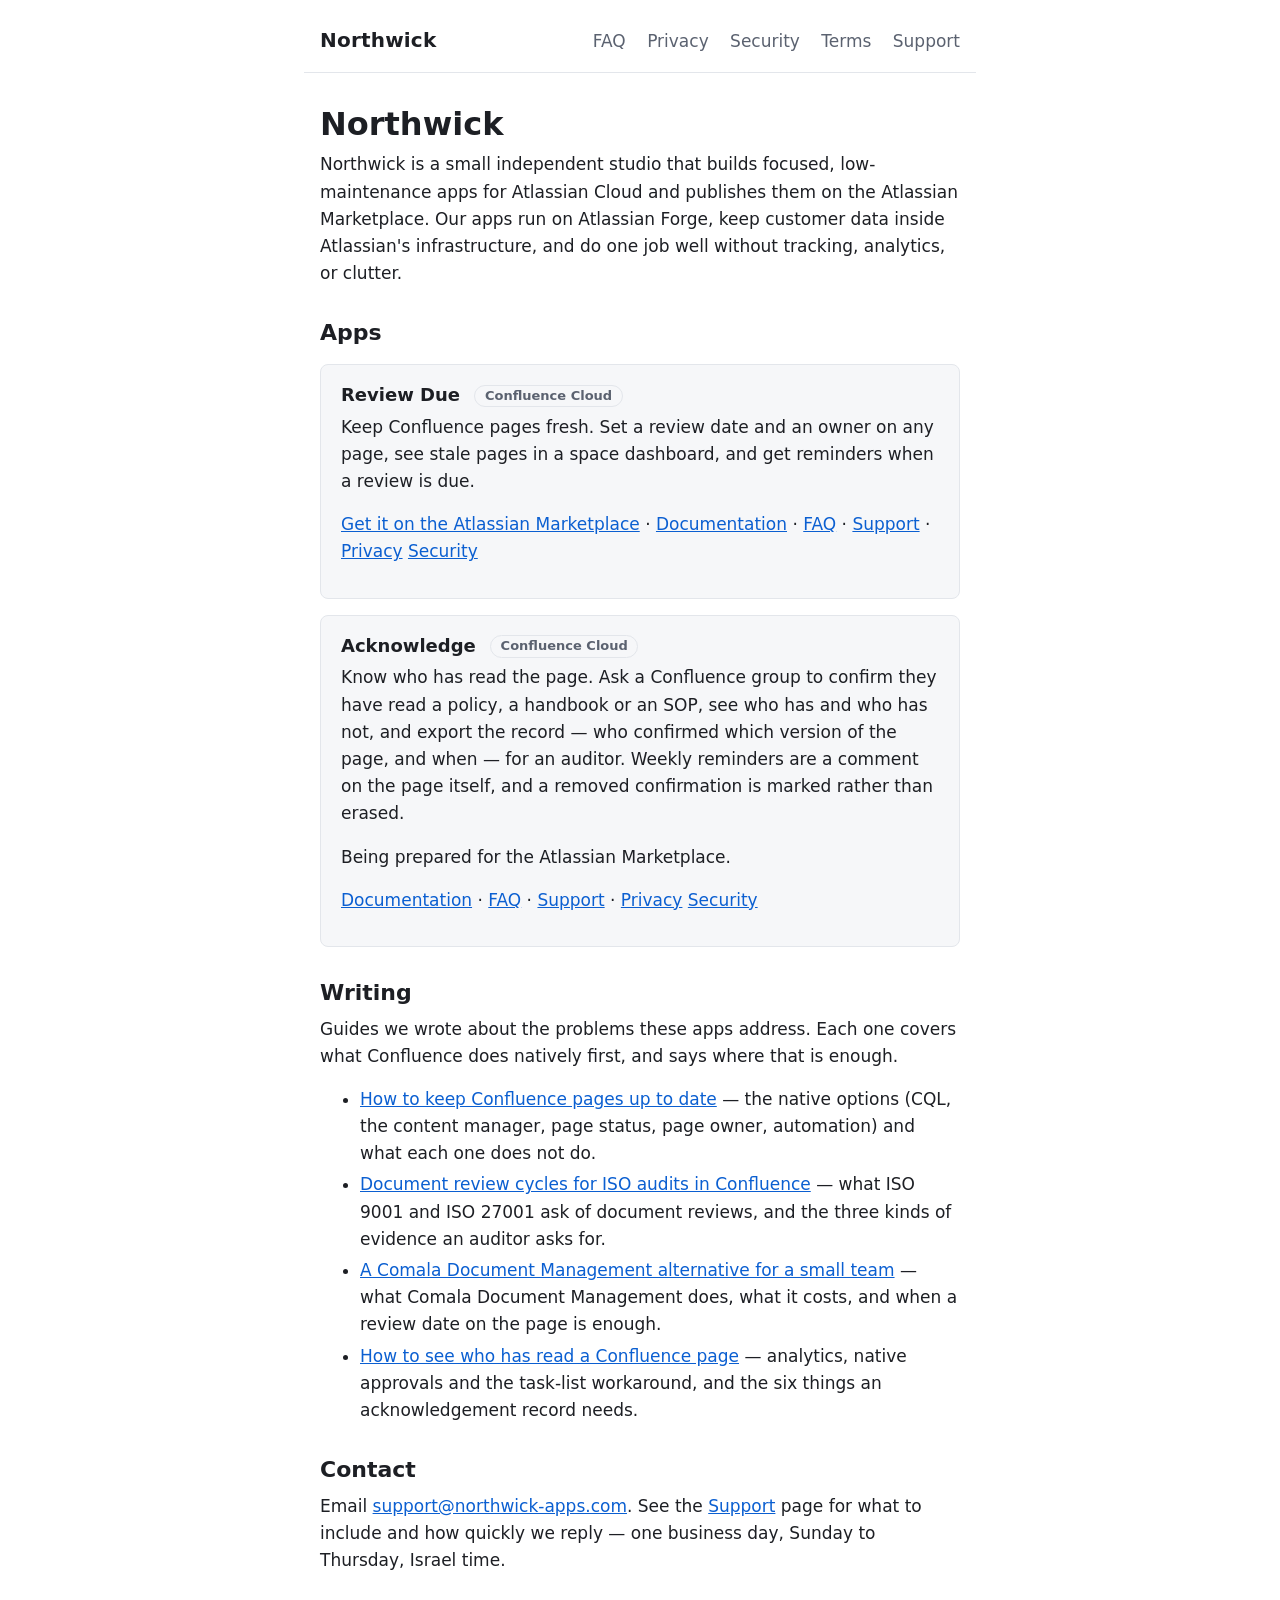
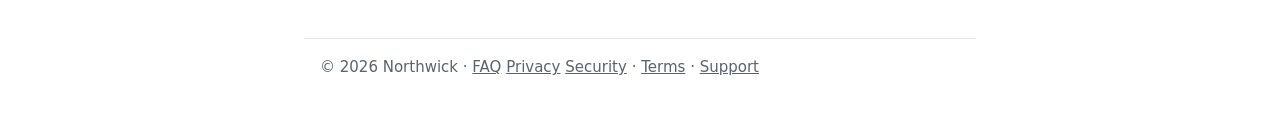
<file: index.html>
<!DOCTYPE html>
<html lang="en">
<head>
  <meta charset="utf-8">
  <meta name="viewport" content="width=device-width, initial-scale=1">
  <title>Northwick</title>
  <meta name="description" content="Northwick is a small independent studio publishing apps on the Atlassian Marketplace: Review Due keeps Confluence pages fresh, Acknowledge records who has read a page.">
  <link rel="stylesheet" href="style.css">
</head>
<body>
  <header>
    <a class="brand" href="./">Northwick</a>
    <nav>
      <a href="faq.html">FAQ</a> <a href="privacy.html">Privacy</a> <a href="security.html">Security</a>
      <a href="terms.html">Terms</a>
      <a href="support.html">Support</a>
    </nav>
  </header>

  <main>
    <h1>Northwick</h1>
    <p>Northwick is a small independent studio that builds focused, low-maintenance apps for Atlassian Cloud and publishes them on the Atlassian Marketplace. Our apps run on Atlassian Forge, keep customer data inside Atlassian's infrastructure, and do one job well without tracking, analytics, or clutter.</p>

    <h2>Apps</h2>
    <div class="card">
      <h3>Review Due <span class="tag">Confluence Cloud</span></h3>
      <p>Keep Confluence pages fresh. Set a review date and an owner on any page, see stale pages in a space dashboard, and get reminders when a review is due.</p>
      <p>
        <a href="https://marketplace.atlassian.com/apps/1448228180/review-due" rel="noopener">Get it on the Atlassian Marketplace</a> ·
        <a href="review-due-docs.html">Documentation</a> ·
        <a href="faq.html">FAQ</a> ·
        <a href="support.html">Support</a> ·
        <a href="privacy.html">Privacy</a> <a href="security.html">Security</a>
      </p>
    </div>

    <div class="card">
      <h3>Acknowledge <span class="tag">Confluence Cloud</span></h3>
      <p>Know who has read the page. Ask a Confluence group to confirm they have read a policy, a handbook or an SOP, see who has and who has not, and export the record — who confirmed which version of the page, and when — for an auditor. Weekly reminders are a comment on the page itself, and a removed confirmation is marked rather than erased.</p>
      <p>Being prepared for the Atlassian Marketplace.</p>
      <p>
        <a href="acknowledge-docs.html">Documentation</a> ·
        <a href="acknowledge-faq.html">FAQ</a> ·
        <a href="support.html">Support</a> ·
        <a href="privacy.html">Privacy</a> <a href="security.html">Security</a>
      </p>
    </div>

    <h2>Writing</h2>
    <p>Guides we wrote about the problems these apps address. Each one covers what Confluence does natively first, and says where that is enough.</p>
    <ul>
      <li><a href="keep-confluence-pages-up-to-date.html">How to keep Confluence pages up to date</a> — the native options (CQL, the content manager, page status, page owner, automation) and what each one does not do.</li>
      <li><a href="document-review-cycles-iso-audits-confluence.html">Document review cycles for ISO audits in Confluence</a> — what ISO 9001 and ISO 27001 ask of document reviews, and the three kinds of evidence an auditor asks for.</li>
      <li><a href="comala-document-management-alternative.html">A Comala Document Management alternative for a small team</a> — what Comala Document Management does, what it costs, and when a review date on the page is enough.</li>
      <li><a href="who-has-read-this-confluence-page.html">How to see who has read a Confluence page</a> — analytics, native approvals and the task-list workaround, and the six things an acknowledgement record needs.</li>
    </ul>

    <h2>Contact</h2>
    <p>Email <a href="mailto:support@northwick-apps.com">support@northwick-apps.com</a>. See the <a href="support.html">Support</a> page for what to include and how quickly we reply — one business day, Sunday to Thursday, Israel time.</p>
  </main>

  <footer>
    <p>© 2026 Northwick · <a href="faq.html">FAQ</a> <a href="privacy.html">Privacy</a> <a href="security.html">Security</a> · <a href="terms.html">Terms</a> · <a href="support.html">Support</a></p>
  </footer>
</body>
</html>
</file>
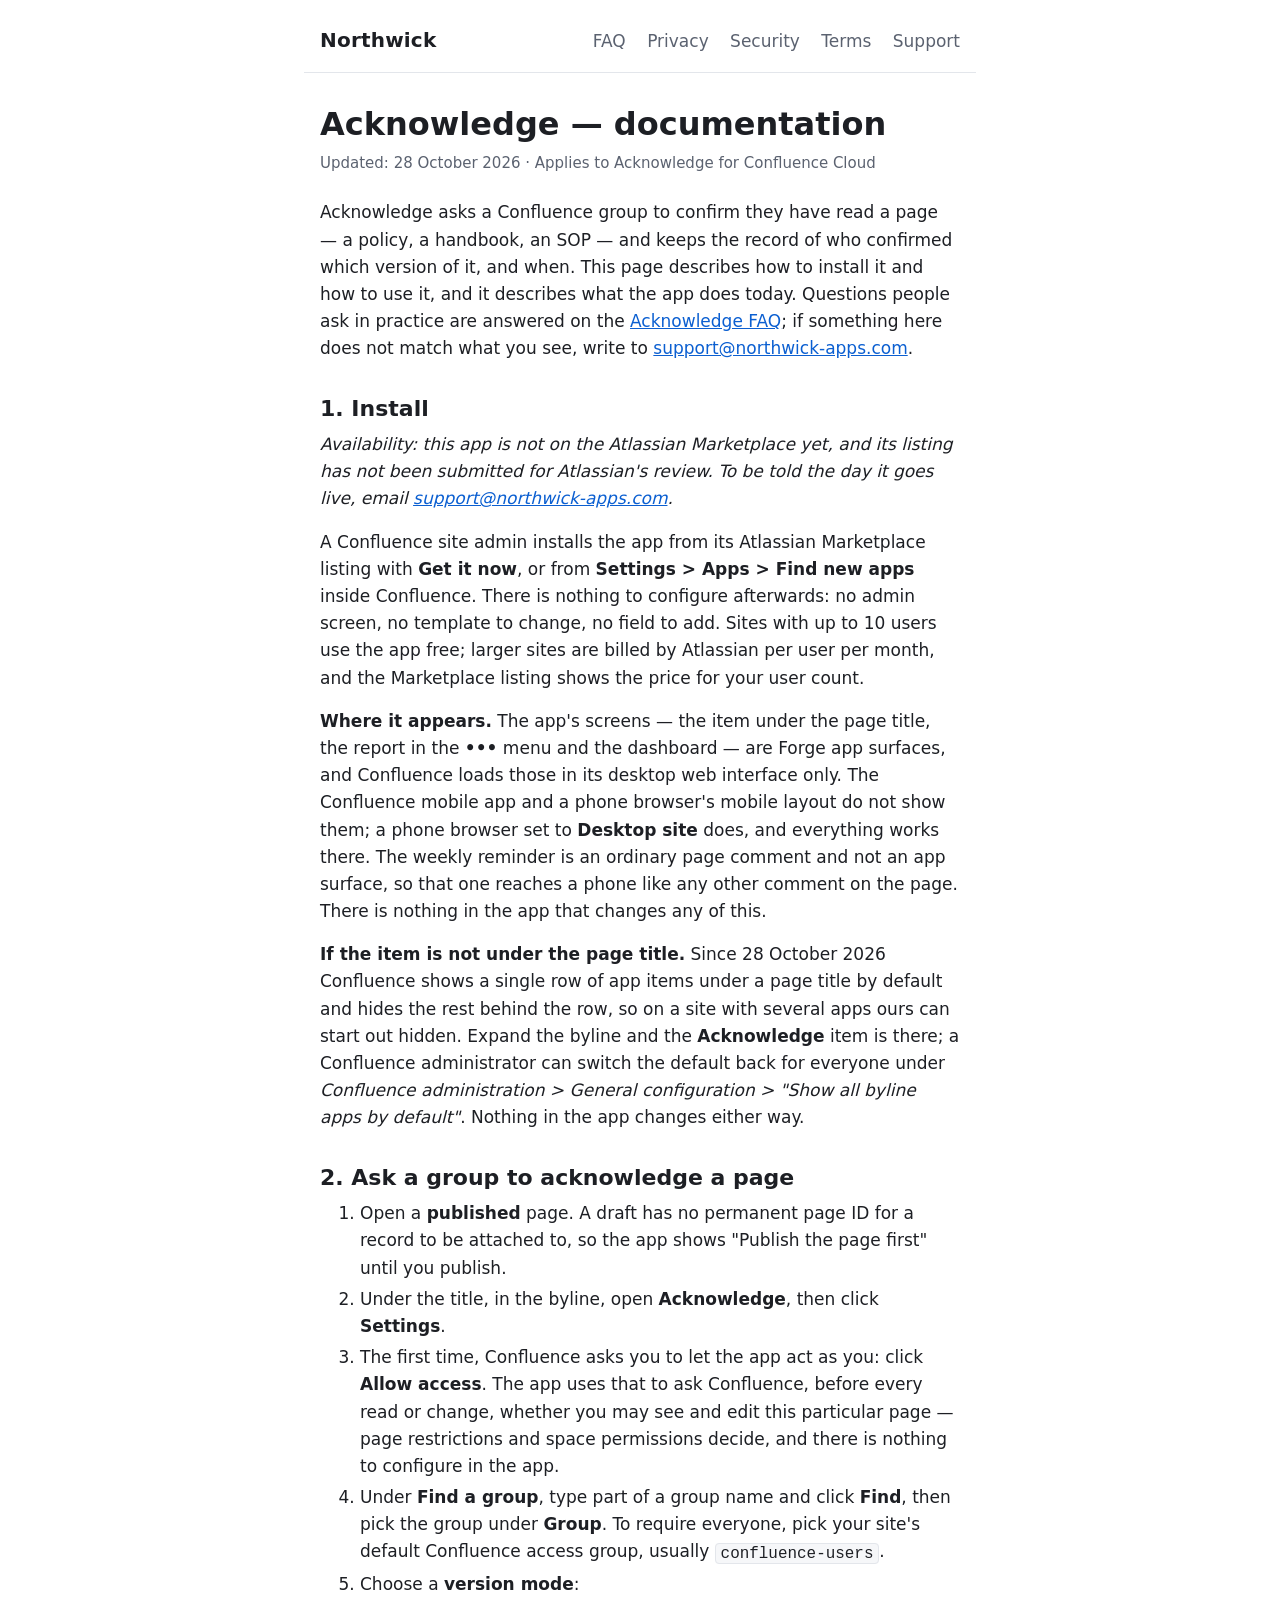
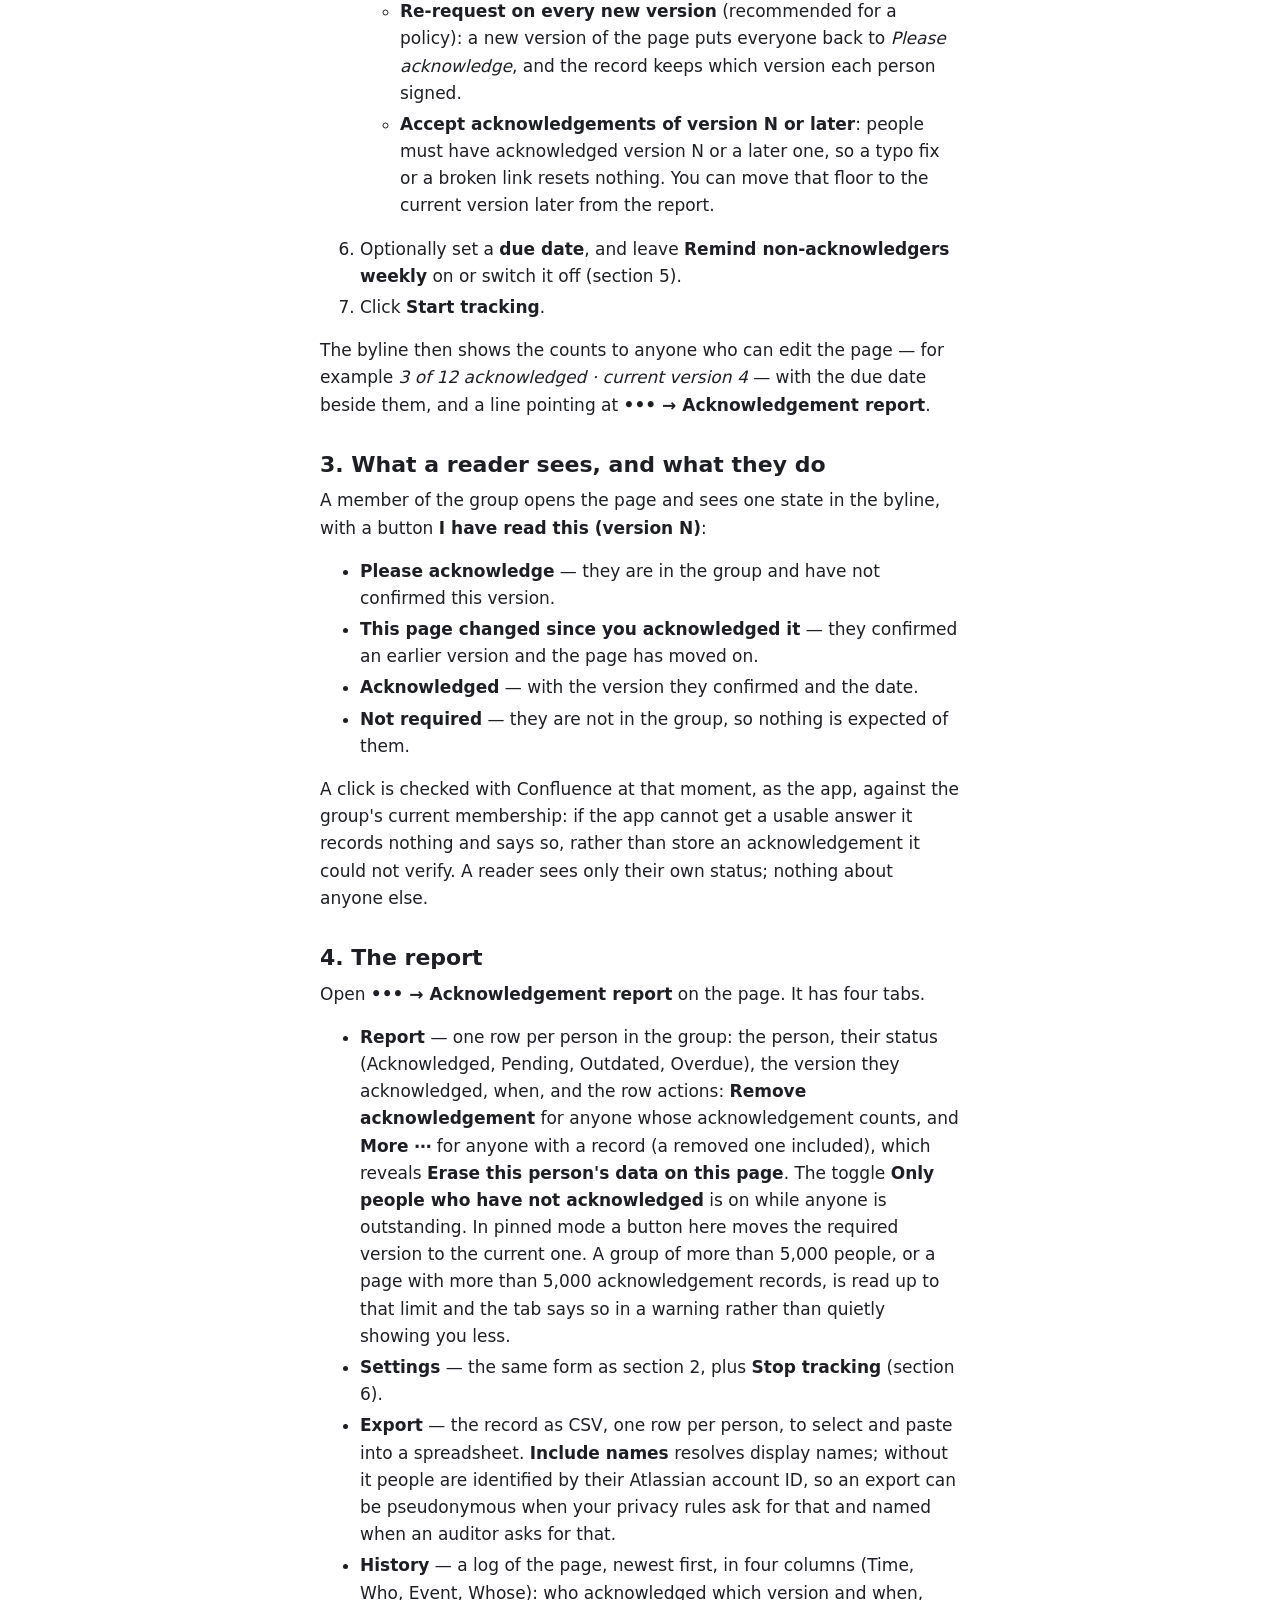
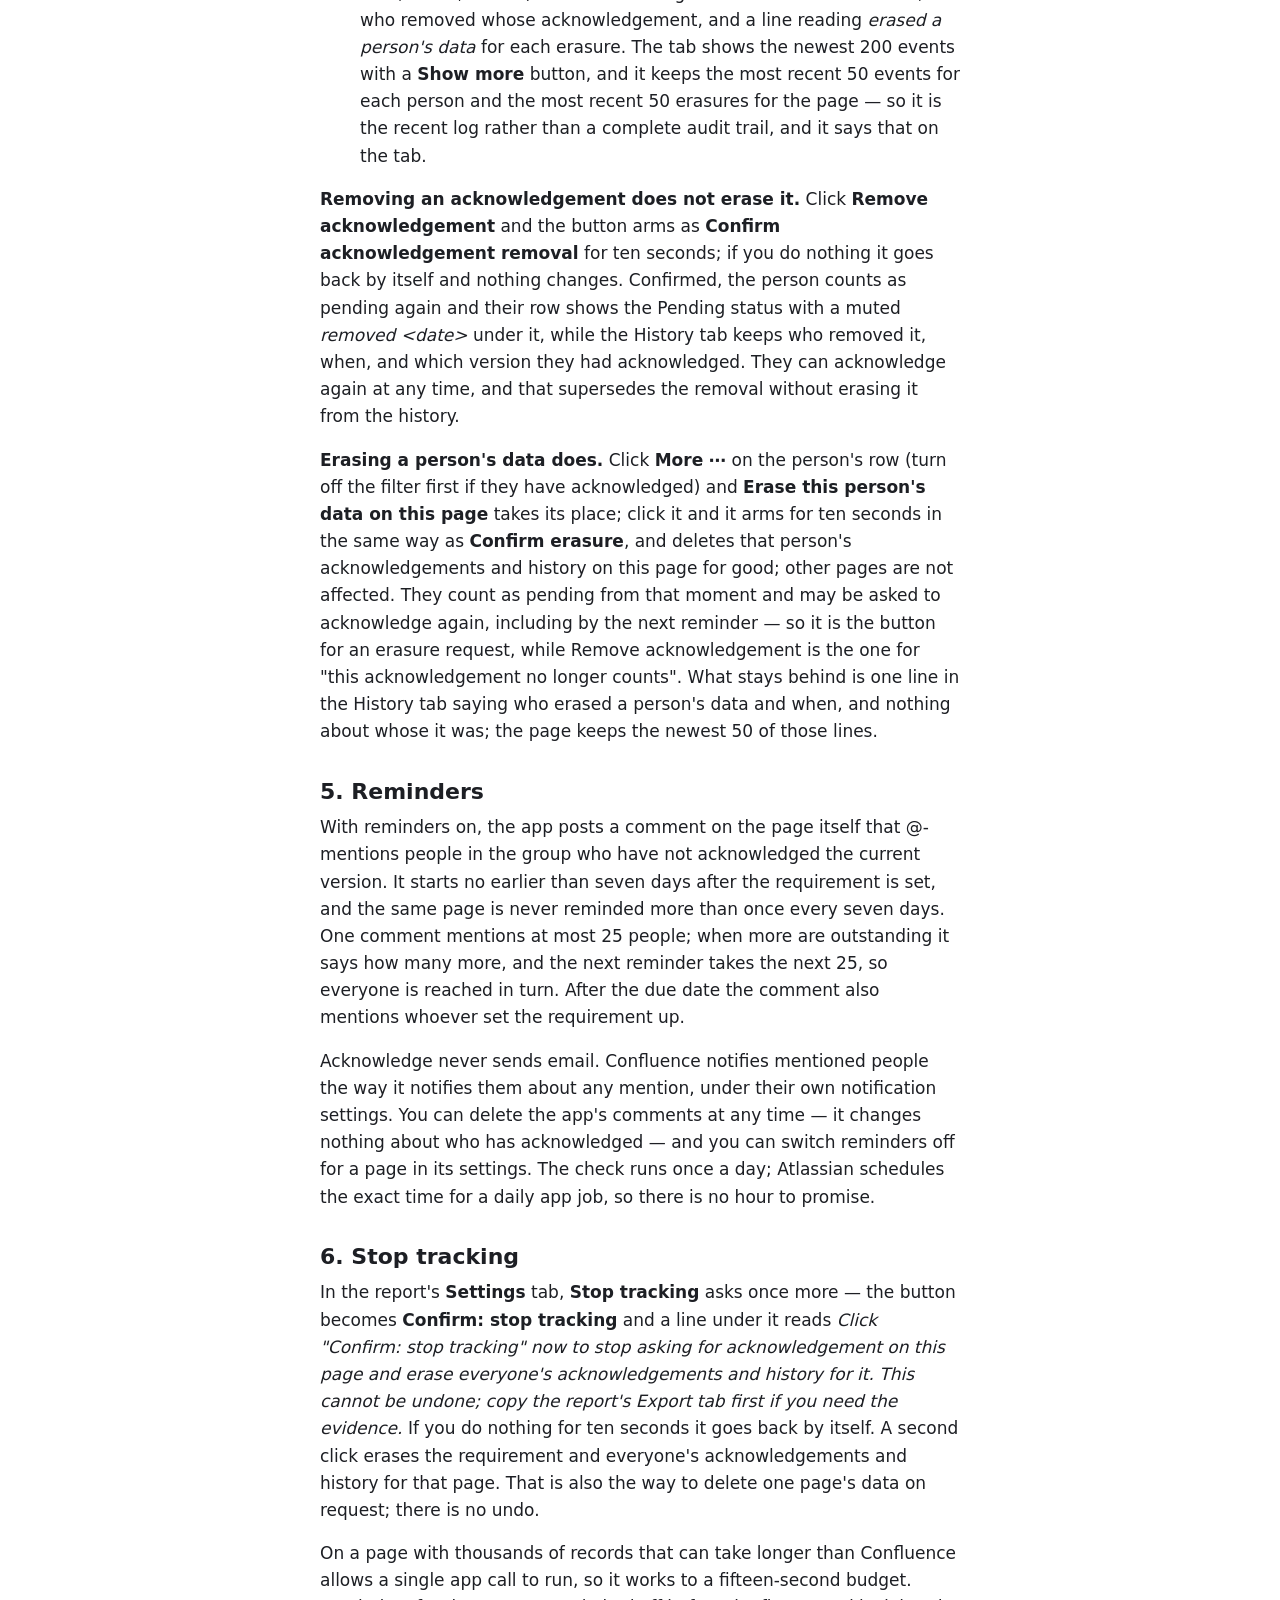
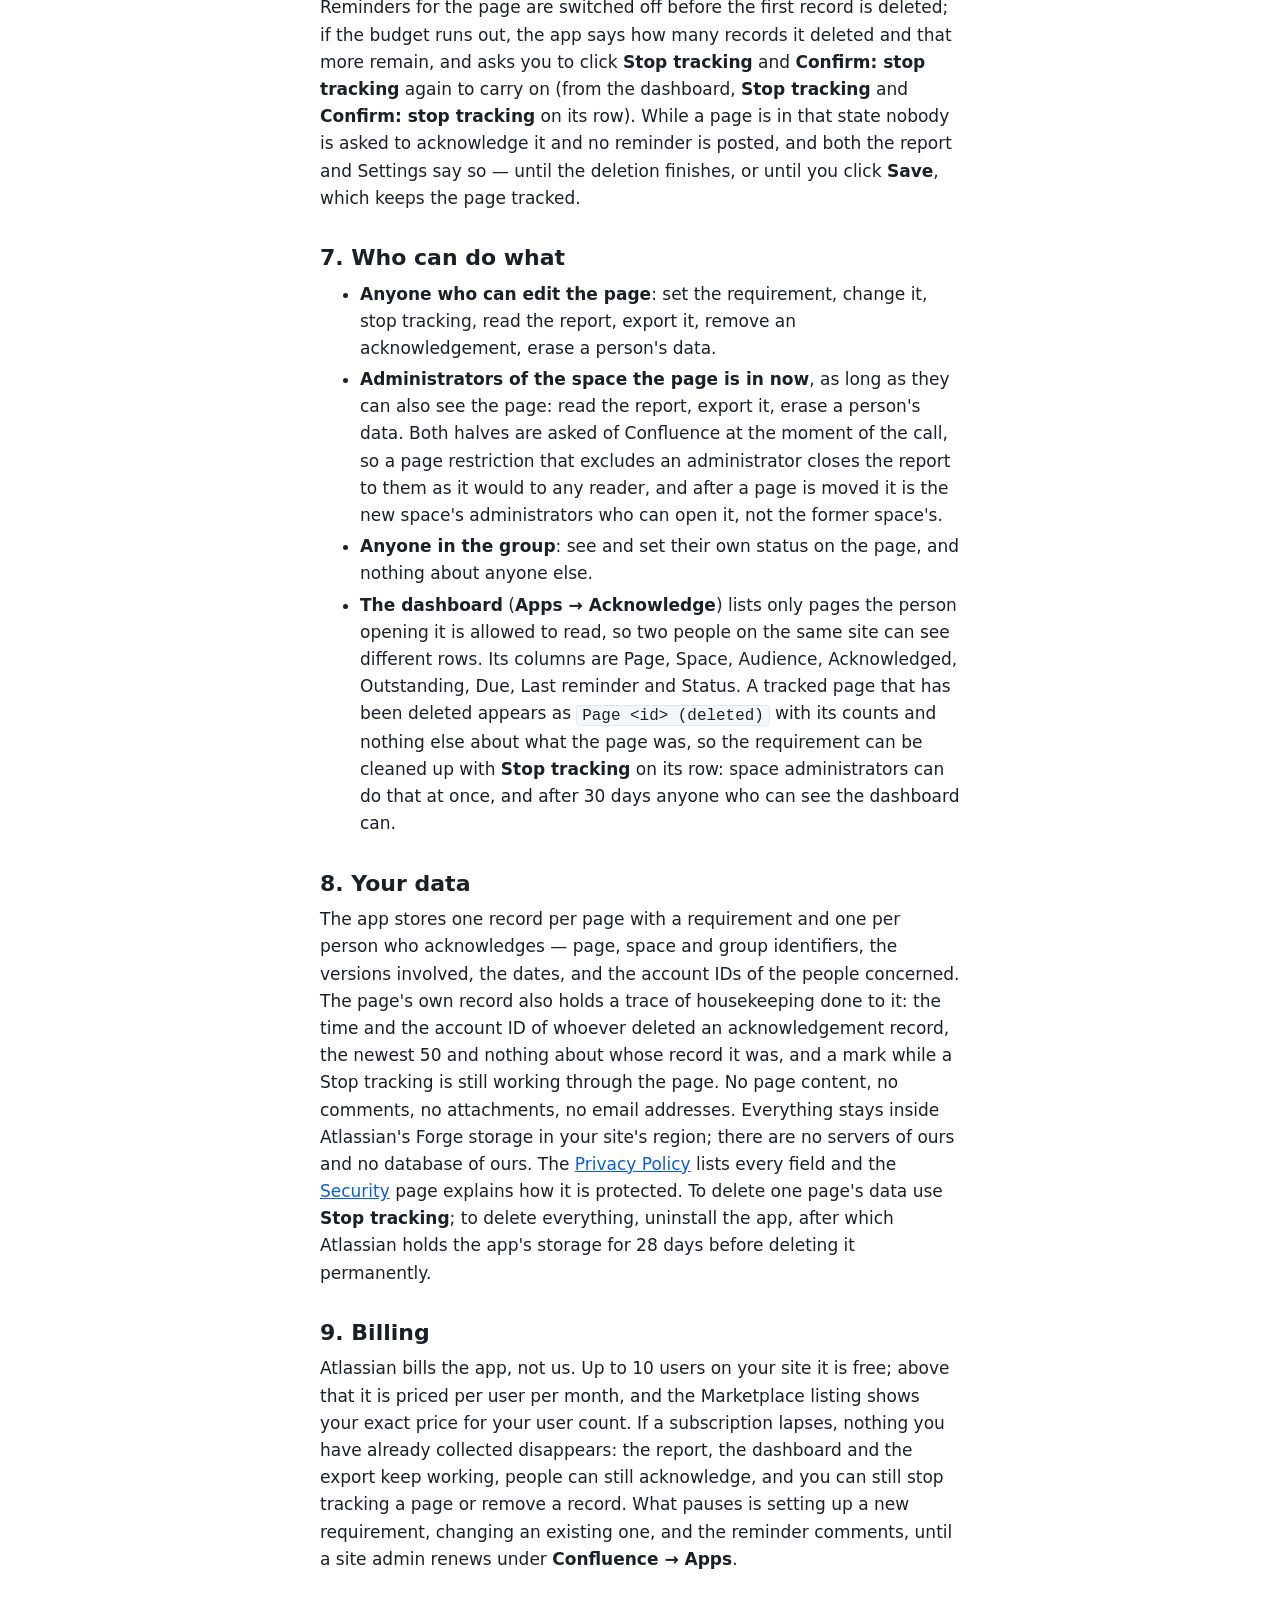
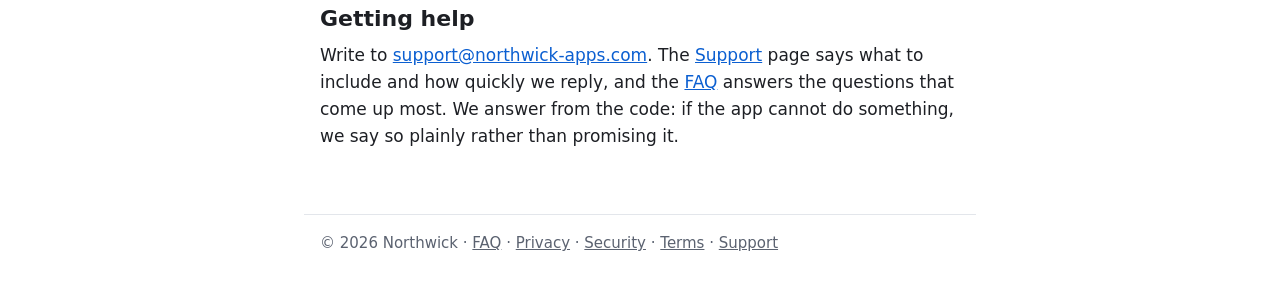
<file: acknowledge-docs.html>
<!DOCTYPE html>
<html lang="en">
<head>
  <meta charset="utf-8">
  <meta name="viewport" content="width=device-width, initial-scale=1">
  <title>Acknowledge documentation – Northwick</title>
  <meta name="description" content="How to install and use Acknowledge for Confluence Cloud: ask a group to confirm they have read a page, read the report and its history, understand the reminders, export the record for an auditor, stop tracking, and what happens to your data.">
  <link rel="stylesheet" href="style.css">
</head>
<body>
  <header>
    <a class="brand" href="./">Northwick</a>
    <nav>
      <a href="faq.html">FAQ</a>
      <a href="privacy.html">Privacy</a>
      <a href="security.html">Security</a>
      <a href="terms.html">Terms</a>
      <a href="support.html">Support</a>
    </nav>
  </header>

  <main>
    <h1>Acknowledge — documentation</h1>
    <p class="meta">Updated: 28 October 2026 · Applies to Acknowledge for Confluence Cloud</p>

    <p>Acknowledge asks a Confluence group to confirm they have read a page — a policy, a handbook, an SOP — and keeps the record of who confirmed which version of it, and when. This page describes how to install it and how to use it, and it describes what the app does today. Questions people ask in practice are answered on the <a href="acknowledge-faq.html">Acknowledge FAQ</a>; if something here does not match what you see, write to <a href="mailto:support@northwick-apps.com?subject=Acknowledge%20documentation">support@northwick-apps.com</a>.</p>

    <h2>1. Install</h2>
    <p><em>Availability: this app is not on the Atlassian Marketplace yet, and its listing has not been submitted for Atlassian's review. To be told the day it goes live, email <a href="mailto:support@northwick-apps.com?subject=Tell%20me%20when%20Acknowledge%20is%20live">support@northwick-apps.com</a>.</em></p>
    <p>A Confluence site admin installs the app from its Atlassian Marketplace listing with <strong>Get it now</strong>, or from <strong>Settings &gt; Apps &gt; Find new apps</strong> inside Confluence. There is nothing to configure afterwards: no admin screen, no template to change, no field to add. Sites with up to 10 users use the app free; larger sites are billed by Atlassian per user per month, and the Marketplace listing shows the price for your user count.</p>
    <p><strong>Where it appears.</strong> The app's screens — the item under the page title, the report in the <strong>•••</strong> menu and the dashboard — are Forge app surfaces, and Confluence loads those in its desktop web interface only. The Confluence mobile app and a phone browser's mobile layout do not show them; a phone browser set to <strong>Desktop site</strong> does, and everything works there. The weekly reminder is an ordinary page comment and not an app surface, so that one reaches a phone like any other comment on the page. There is nothing in the app that changes any of this.</p>

    <p><strong>If the item is not under the page title.</strong> Since 28 October 2026 Confluence shows a single row of app items under a page title by default and hides the rest behind the row, so on a site with several apps ours can start out hidden. Expand the byline and the <strong>Acknowledge</strong> item is there; a Confluence administrator can switch the default back for everyone under <em>Confluence administration &gt; General configuration &gt; "Show all byline apps by default"</em>. Nothing in the app changes either way.</p>

    <h2>2. Ask a group to acknowledge a page</h2>
    <ol>
      <li>Open a <strong>published</strong> page. A draft has no permanent page ID for a record to be attached to, so the app shows "Publish the page first" until you publish.</li>
      <li>Under the title, in the byline, open <strong>Acknowledge</strong>, then click <strong>Settings</strong>.</li>
      <li>The first time, Confluence asks you to let the app act as you: click <strong>Allow access</strong>. The app uses that to ask Confluence, before every read or change, whether you may see and edit this particular page — page restrictions and space permissions decide, and there is nothing to configure in the app.</li>
      <li>Under <strong>Find a group</strong>, type part of a group name and click <strong>Find</strong>, then pick the group under <strong>Group</strong>. To require everyone, pick your site's default Confluence access group, usually <code>confluence-users</code>.</li>
      <li>Choose a <strong>version mode</strong>:
        <ul>
          <li><strong>Re-request on every new version</strong> (recommended for a policy): a new version of the page puts everyone back to <em>Please acknowledge</em>, and the record keeps which version each person signed.</li>
          <li><strong>Accept acknowledgements of version N or later</strong>: people must have acknowledged version N or a later one, so a typo fix or a broken link resets nothing. You can move that floor to the current version later from the report.</li>
        </ul>
      </li>
      <li>Optionally set a <strong>due date</strong>, and leave <strong>Remind non-acknowledgers weekly</strong> on or switch it off (section 5).</li>
      <li>Click <strong>Start tracking</strong>.</li>
    </ol>
    <p>The byline then shows the counts to anyone who can edit the page — for example <em>3 of 12 acknowledged · current version 4</em> — with the due date beside them, and a line pointing at <strong>••• → Acknowledgement report</strong>.</p>

    <h2>3. What a reader sees, and what they do</h2>
    <p>A member of the group opens the page and sees one state in the byline, with a button <strong>I have read this (version N)</strong>:</p>
    <ul>
      <li><strong>Please acknowledge</strong> — they are in the group and have not confirmed this version.</li>
      <li><strong>This page changed since you acknowledged it</strong> — they confirmed an earlier version and the page has moved on.</li>
      <li><strong>Acknowledged</strong> — with the version they confirmed and the date.</li>
      <li><strong>Not required</strong> — they are not in the group, so nothing is expected of them.</li>
    </ul>
    <p>A click is checked with Confluence at that moment, as the app, against the group's current membership: if the app cannot get a usable answer it records nothing and says so, rather than store an acknowledgement it could not verify. A reader sees only their own status; nothing about anyone else.</p>

    <h2>4. The report</h2>
    <p>Open <strong>••• → Acknowledgement report</strong> on the page. It has four tabs.</p>
    <ul>
      <li><strong>Report</strong> — one row per person in the group: the person, their status (Acknowledged, Pending, Outdated, Overdue), the version they acknowledged, when, and the row actions: <strong>Remove acknowledgement</strong> for anyone whose acknowledgement counts, and <strong>More ⋯</strong> for anyone with a record (a removed one included), which reveals <strong>Erase this person's data on this page</strong>. The toggle <strong>Only people who have not acknowledged</strong> is on while anyone is outstanding. In pinned mode a button here moves the required version to the current one. A group of more than 5,000 people, or a page with more than 5,000 acknowledgement records, is read up to that limit and the tab says so in a warning rather than quietly showing you less.</li>
      <li><strong>Settings</strong> — the same form as section 2, plus <strong>Stop tracking</strong> (section 6).</li>
      <li><strong>Export</strong> — the record as CSV, one row per person, to select and paste into a spreadsheet. <strong>Include names</strong> resolves display names; without it people are identified by their Atlassian account ID, so an export can be pseudonymous when your privacy rules ask for that and named when an auditor asks for that.</li>
      <li><strong>History</strong> — a log of the page, newest first, in four columns (Time, Who, Event, Whose): who acknowledged which version and when, who removed whose acknowledgement, and a line reading <em>erased a person's data</em> for each erasure. The tab shows the newest 200 events with a <strong>Show more</strong> button, and it keeps the most recent 50 events for each person and the most recent 50 erasures for the page — so it is the recent log rather than a complete audit trail, and it says that on the tab.</li>
    </ul>
    <p><strong>Removing an acknowledgement does not erase it.</strong> Click <strong>Remove acknowledgement</strong> and the button arms as <strong>Confirm acknowledgement removal</strong> for ten seconds; if you do nothing it goes back by itself and nothing changes. Confirmed, the person counts as pending again and their row shows the Pending status with a muted <em>removed &lt;date&gt;</em> under it, while the History tab keeps who removed it, when, and which version they had acknowledged. They can acknowledge again at any time, and that supersedes the removal without erasing it from the history.</p>
    <p><strong>Erasing a person's data does.</strong> Click <strong>More ⋯</strong> on the person's row (turn off the filter first if they have acknowledged) and <strong>Erase this person's data on this page</strong> takes its place; click it and it arms for ten seconds in the same way as <strong>Confirm erasure</strong>, and deletes that person's acknowledgements and history on this page for good; other pages are not affected. They count as pending from that moment and may be asked to acknowledge again, including by the next reminder — so it is the button for an erasure request, while Remove acknowledgement is the one for "this acknowledgement no longer counts". What stays behind is one line in the History tab saying who erased a person's data and when, and nothing about whose it was; the page keeps the newest 50 of those lines.</p>

    <h2>5. Reminders</h2>
    <p>With reminders on, the app posts a comment on the page itself that @-mentions people in the group who have not acknowledged the current version. It starts no earlier than seven days after the requirement is set, and the same page is never reminded more than once every seven days. One comment mentions at most 25 people; when more are outstanding it says how many more, and the next reminder takes the next 25, so everyone is reached in turn. After the due date the comment also mentions whoever set the requirement up.</p>
    <p>Acknowledge never sends email. Confluence notifies mentioned people the way it notifies them about any mention, under their own notification settings. You can delete the app's comments at any time — it changes nothing about who has acknowledged — and you can switch reminders off for a page in its settings. The check runs once a day; Atlassian schedules the exact time for a daily app job, so there is no hour to promise.</p>

    <h2>6. Stop tracking</h2>
    <p>In the report's <strong>Settings</strong> tab, <strong>Stop tracking</strong> asks once more — the button becomes <strong>Confirm: stop tracking</strong> and a line under it reads <em>Click "Confirm: stop tracking" now to stop asking for acknowledgement on this page and erase everyone's acknowledgements and history for it. This cannot be undone; copy the report's Export tab first if you need the evidence.</em> If you do nothing for ten seconds it goes back by itself. A second click erases the requirement and everyone's acknowledgements and history for that page. That is also the way to delete one page's data on request; there is no undo.</p>
    <p>On a page with thousands of records that can take longer than Confluence allows a single app call to run, so it works to a fifteen-second budget. Reminders for the page are switched off before the first record is deleted; if the budget runs out, the app says how many records it deleted and that more remain, and asks you to click <strong>Stop tracking</strong> and <strong>Confirm: stop tracking</strong> again to carry on (from the dashboard, <strong>Stop tracking</strong> and <strong>Confirm: stop tracking</strong> on its row). While a page is in that state nobody is asked to acknowledge it and no reminder is posted, and both the report and Settings say so — until the deletion finishes, or until you click <strong>Save</strong>, which keeps the page tracked.</p>

    <h2>7. Who can do what</h2>
    <ul>
      <li><strong>Anyone who can edit the page</strong>: set the requirement, change it, stop tracking, read the report, export it, remove an acknowledgement, erase a person's data.</li>
      <li><strong>Administrators of the space the page is in now</strong>, as long as they can also see the page: read the report, export it, erase a person's data. Both halves are asked of Confluence at the moment of the call, so a page restriction that excludes an administrator closes the report to them as it would to any reader, and after a page is moved it is the new space's administrators who can open it, not the former space's.</li>
      <li><strong>Anyone in the group</strong>: see and set their own status on the page, and nothing about anyone else.</li>
      <li><strong>The dashboard</strong> (<strong>Apps → Acknowledge</strong>) lists only pages the person opening it is allowed to read, so two people on the same site can see different rows. Its columns are Page, Space, Audience, Acknowledged, Outstanding, Due, Last reminder and Status. A tracked page that has been deleted appears as <code>Page &lt;id&gt; (deleted)</code> with its counts and nothing else about what the page was, so the requirement can be cleaned up with <strong>Stop tracking</strong> on its row: space administrators can do that at once, and after 30 days anyone who can see the dashboard can.</li>
    </ul>

    <h2>8. Your data</h2>
    <p>The app stores one record per page with a requirement and one per person who acknowledges — page, space and group identifiers, the versions involved, the dates, and the account IDs of the people concerned. The page's own record also holds a trace of housekeeping done to it: the time and the account ID of whoever deleted an acknowledgement record, the newest 50 and nothing about whose record it was, and a mark while a Stop tracking is still working through the page. No page content, no comments, no attachments, no email addresses. Everything stays inside Atlassian's Forge storage in your site's region; there are no servers of ours and no database of ours. The <a href="privacy.html">Privacy Policy</a> lists every field and the <a href="security.html">Security</a> page explains how it is protected. To delete one page's data use <strong>Stop tracking</strong>; to delete everything, uninstall the app, after which Atlassian holds the app's storage for 28 days before deleting it permanently.</p>

    <h2>9. Billing</h2>
    <p>Atlassian bills the app, not us. Up to 10 users on your site it is free; above that it is priced per user per month, and the Marketplace listing shows your exact price for your user count. If a subscription lapses, nothing you have already collected disappears: the report, the dashboard and the export keep working, people can still acknowledge, and you can still stop tracking a page or remove a record. What pauses is setting up a new requirement, changing an existing one, and the reminder comments, until a site admin renews under <strong>Confluence → Apps</strong>.</p>

    <h2>Getting help</h2>
    <p>Write to <a href="mailto:support@northwick-apps.com?subject=Acknowledge%20question">support@northwick-apps.com</a>. The <a href="support.html">Support</a> page says what to include and how quickly we reply, and the <a href="acknowledge-faq.html">FAQ</a> answers the questions that come up most. We answer from the code: if the app cannot do something, we say so plainly rather than promising it.</p>
  </main>

  <footer>
    <p>© 2026 Northwick · <a href="faq.html">FAQ</a> · <a href="privacy.html">Privacy</a> · <a href="security.html">Security</a> · <a href="terms.html">Terms</a> · <a href="support.html">Support</a></p>
  </footer>
</body>
</html>
</file>
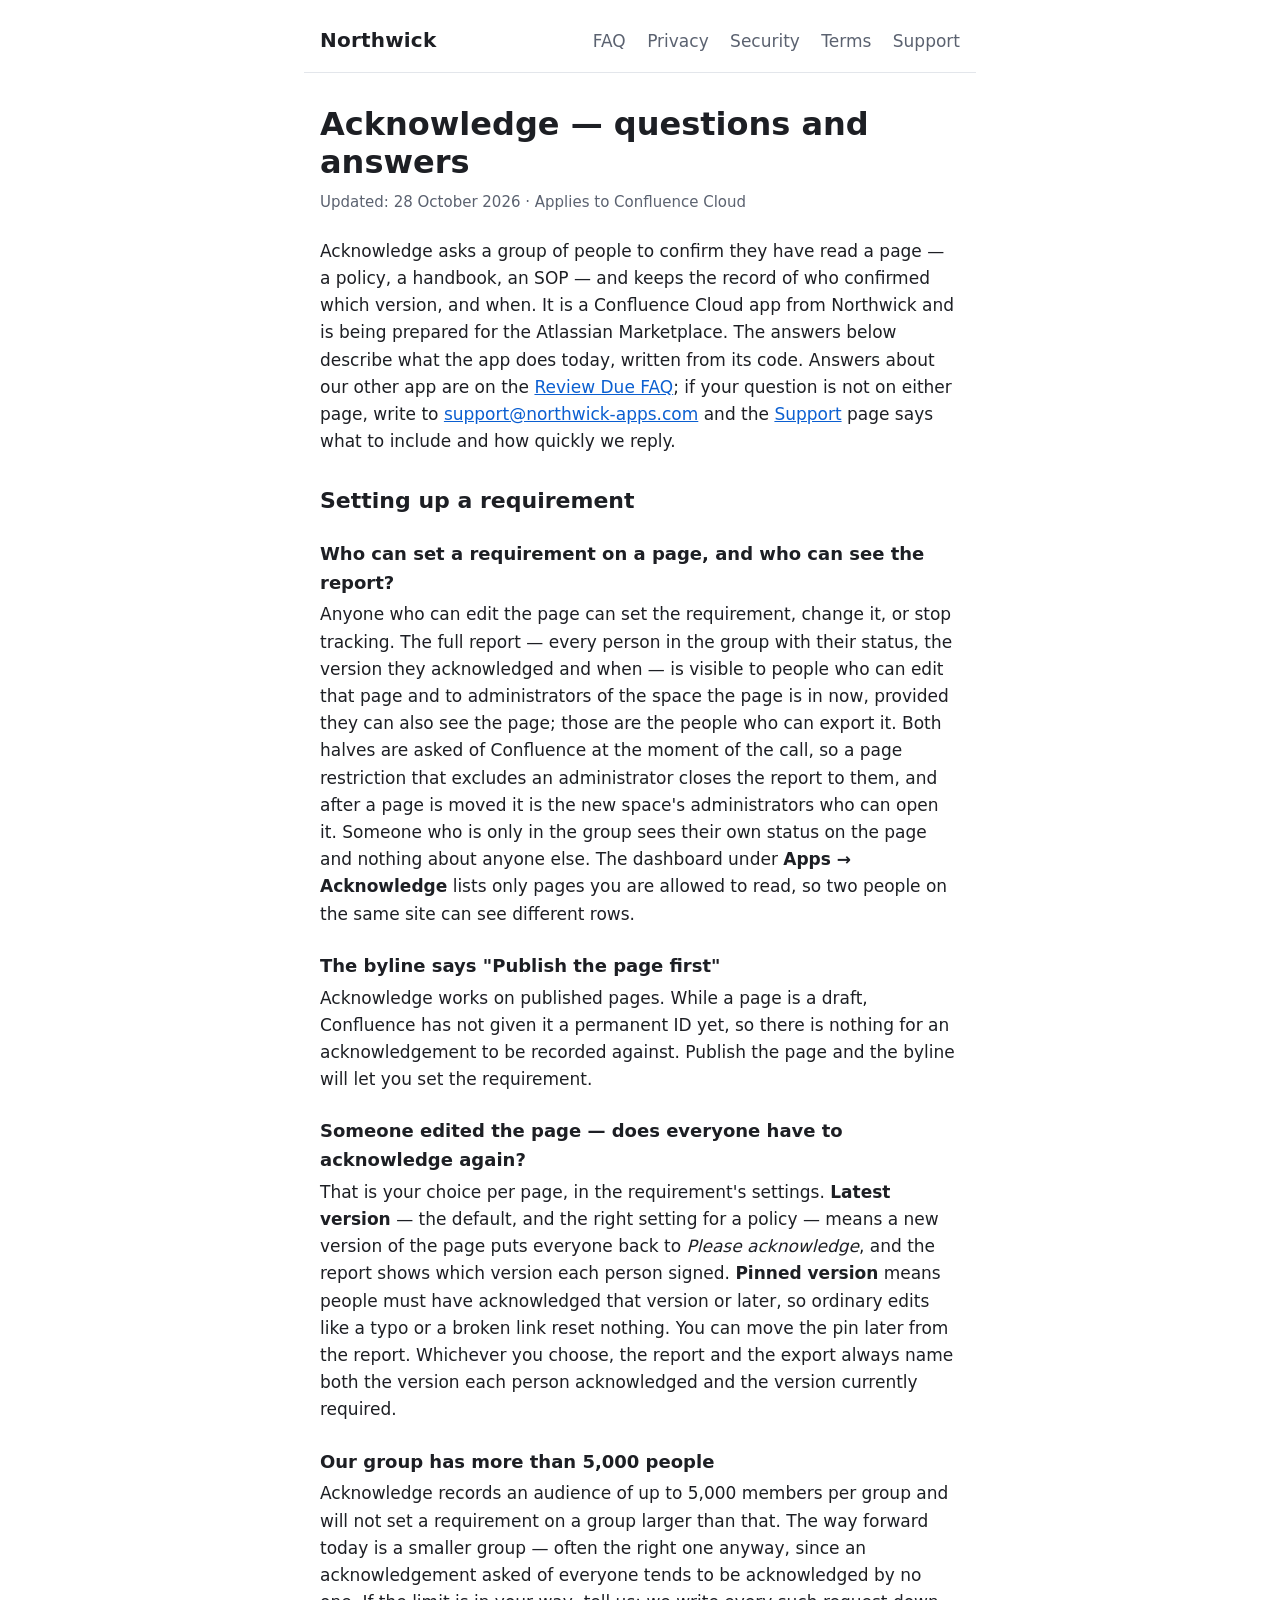
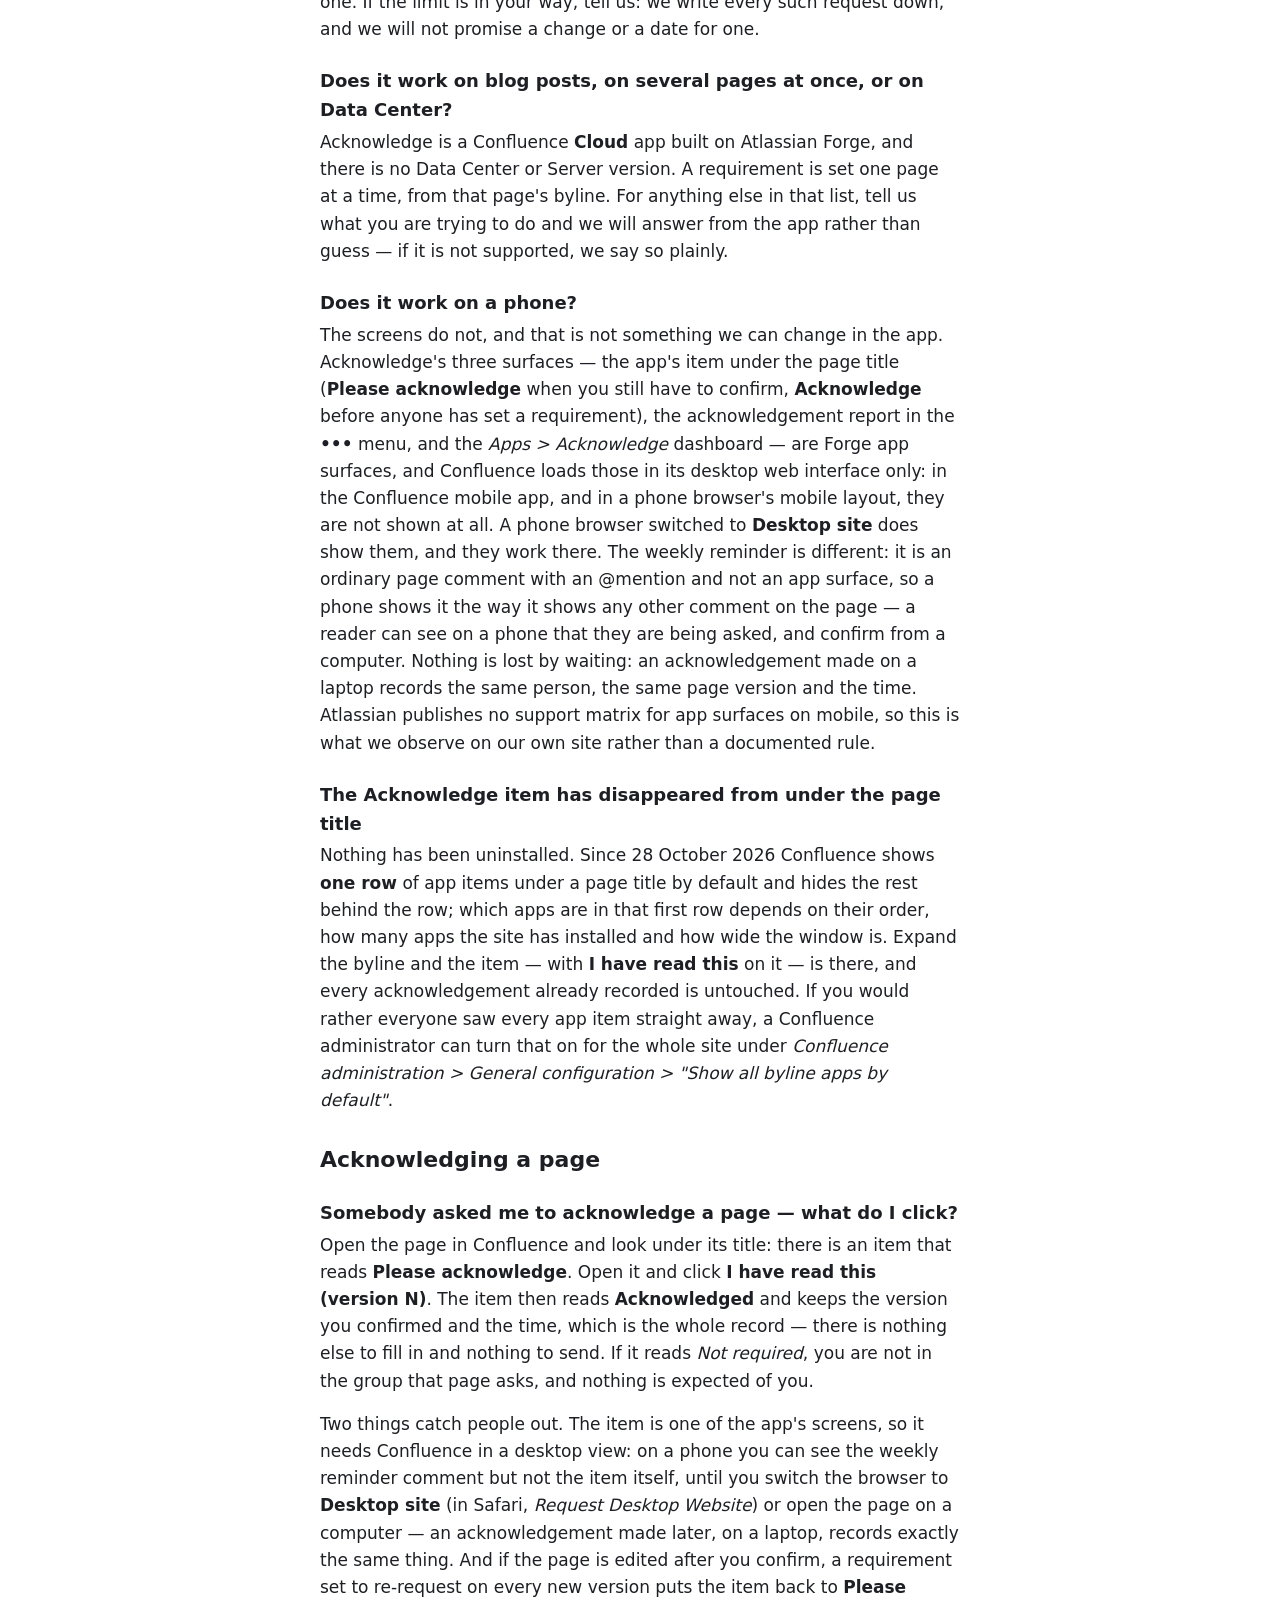
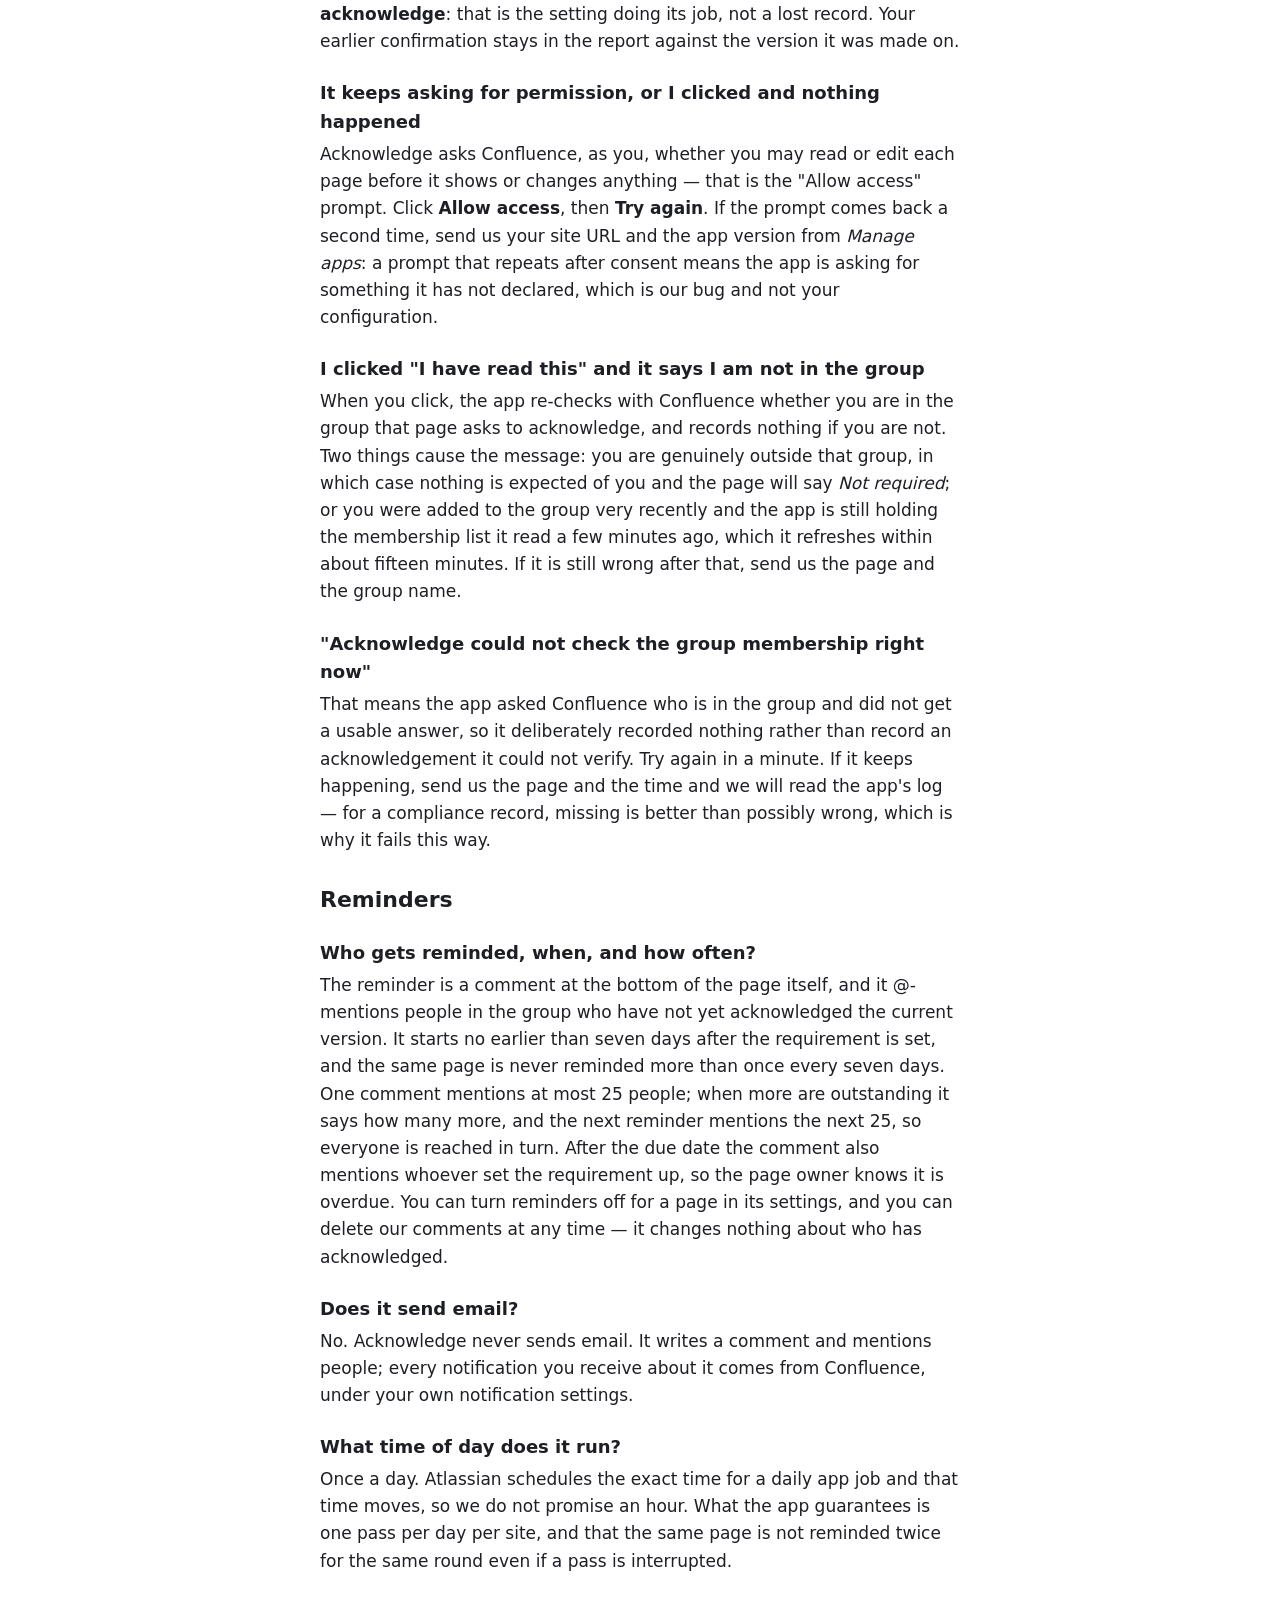
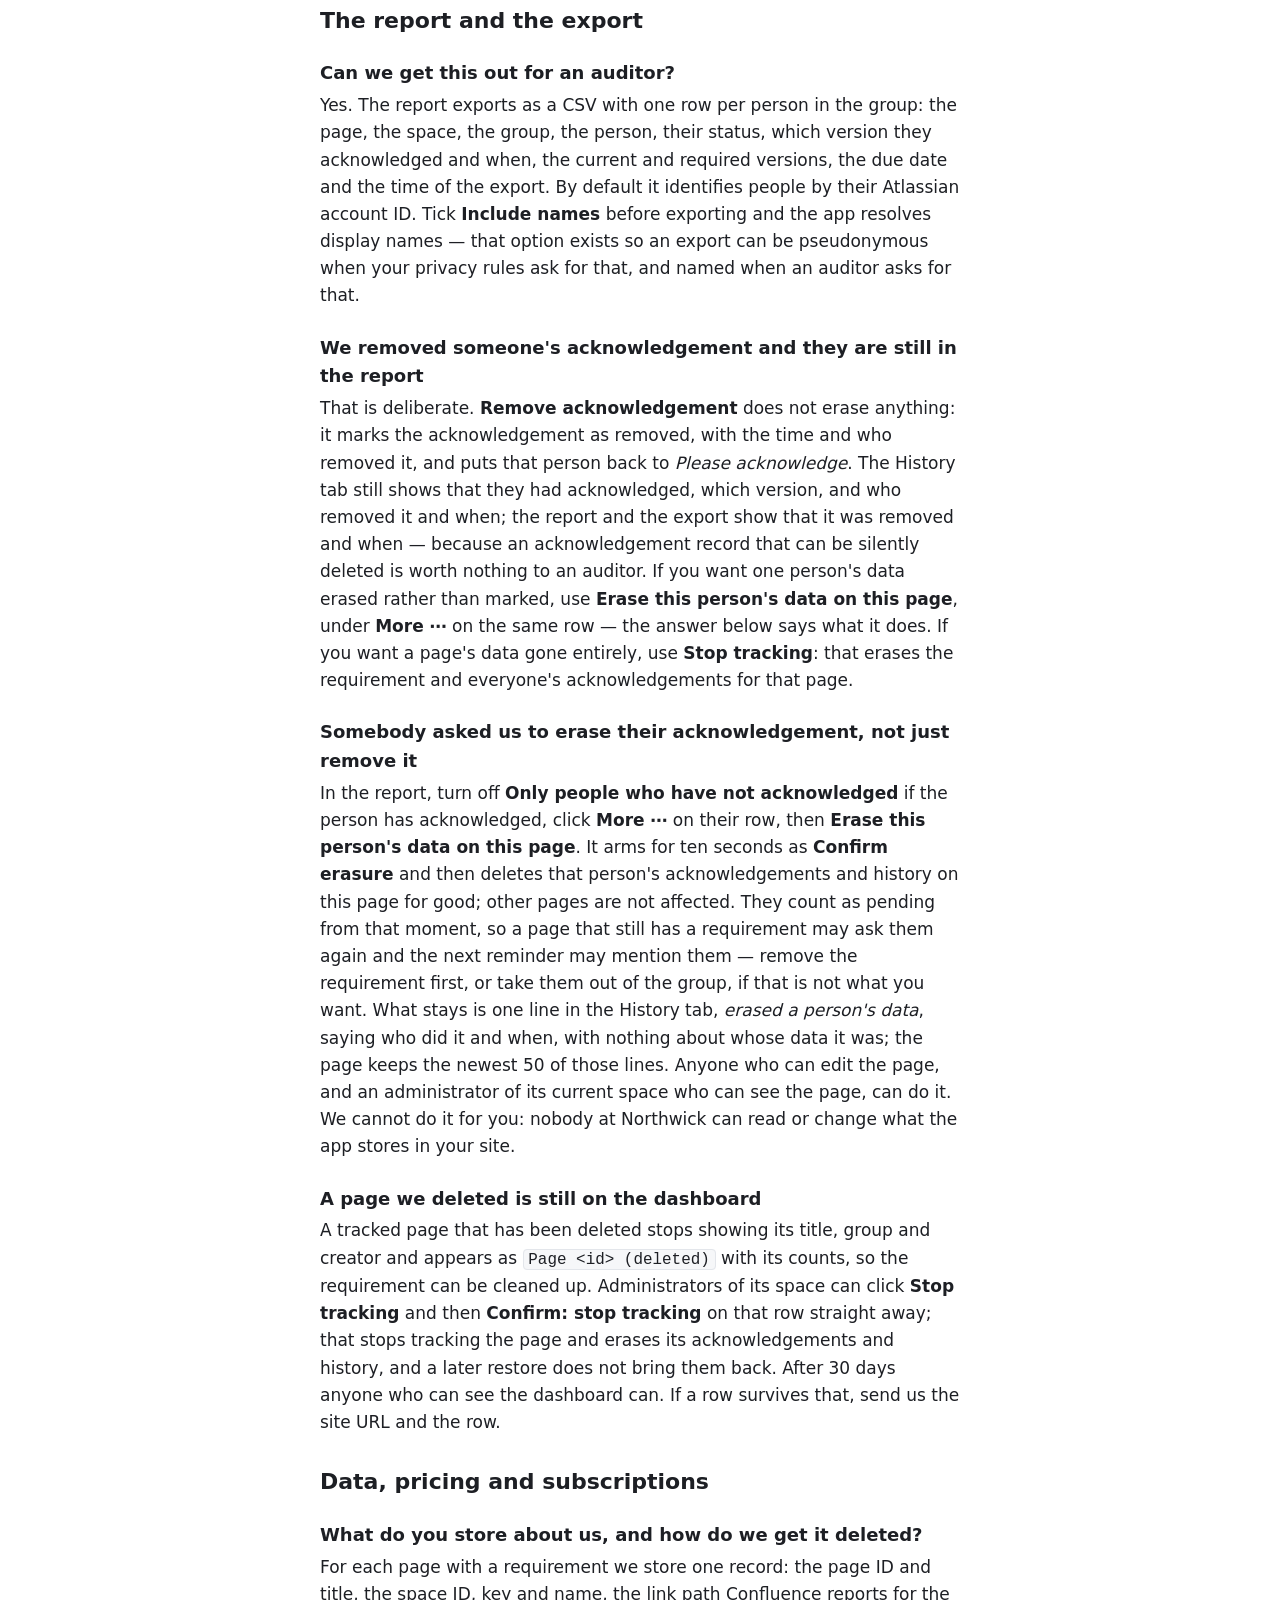
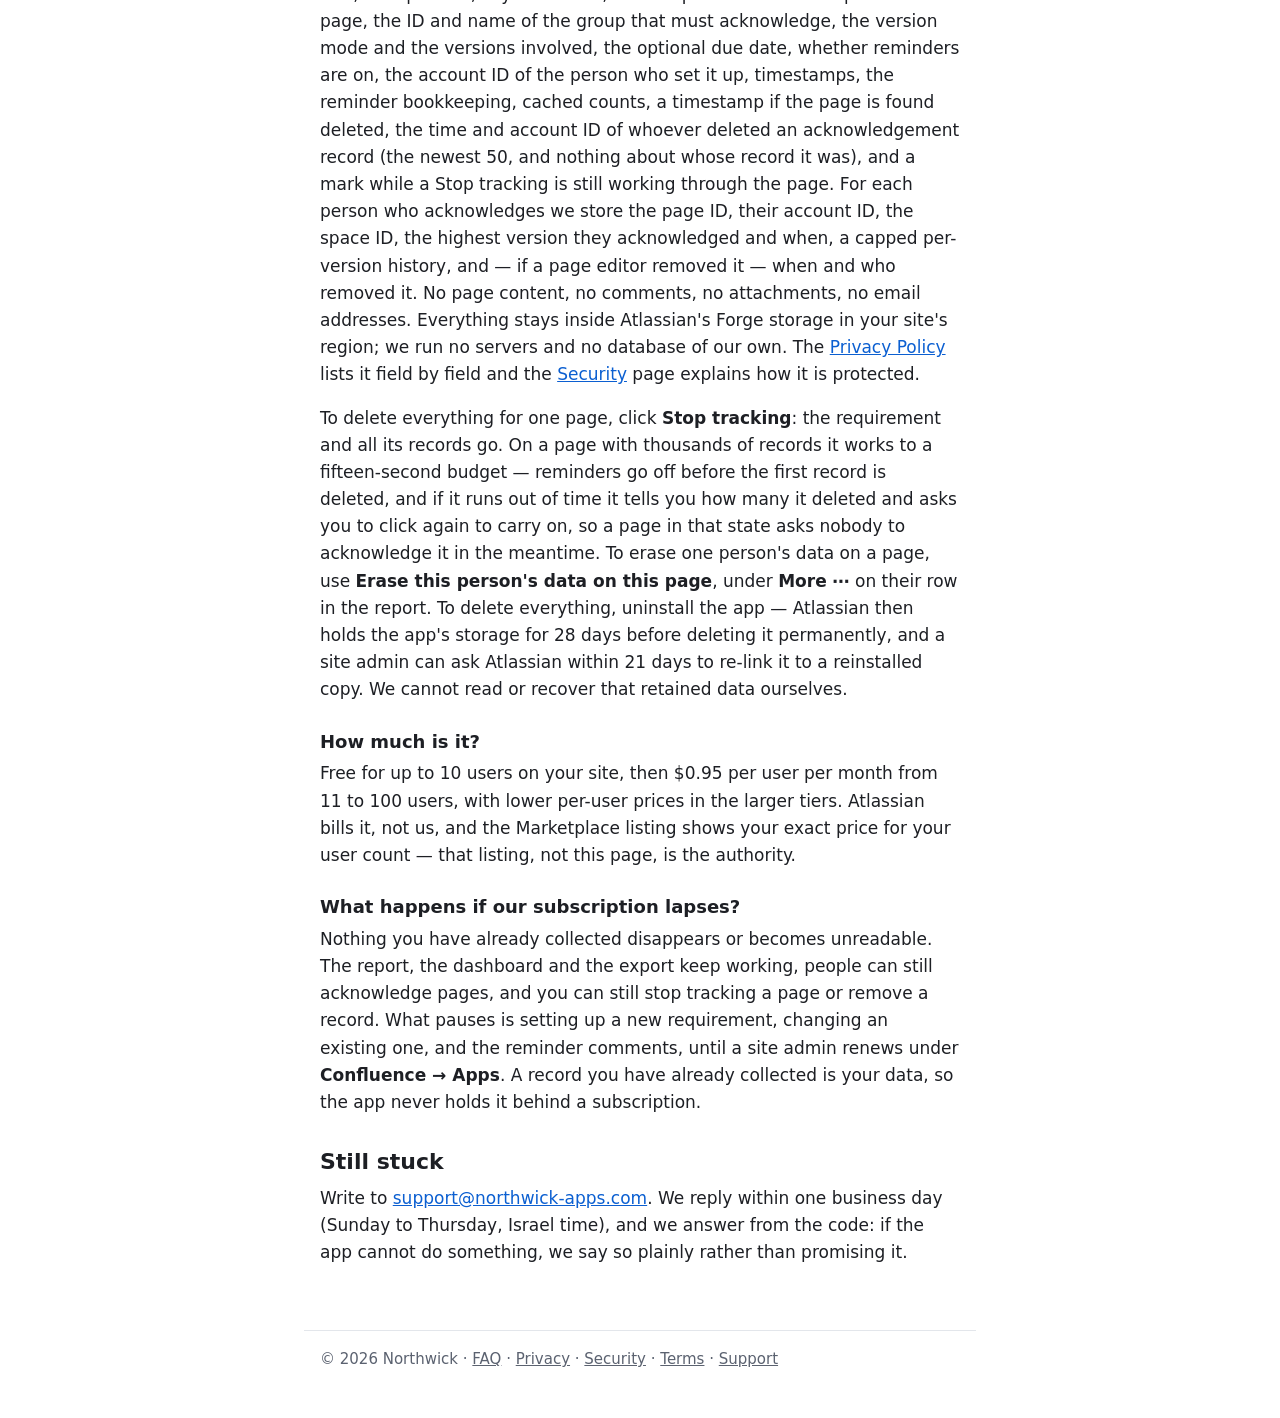
<file: acknowledge-faq.html>
<!DOCTYPE html>
<html lang="en">
<head>
  <meta charset="utf-8">
  <meta name="viewport" content="width=device-width, initial-scale=1">
  <title>Acknowledge FAQ – Northwick</title>
  <meta name="description" content="Answers to the questions people ask about Acknowledge for Confluence Cloud: who must acknowledge, page versions, reminders, the report and export, removed records, stored data, pricing and a lapsed subscription.">
  <link rel="stylesheet" href="style.css">
</head>
<body>
  <header>
    <a class="brand" href="./">Northwick</a>
    <nav>
      <a href="faq.html">FAQ</a>
      <a href="privacy.html">Privacy</a>
      <a href="security.html">Security</a>
      <a href="terms.html">Terms</a>
      <a href="support.html">Support</a>
    </nav>
  </header>

  <main>
    <h1>Acknowledge — questions and answers</h1>
    <p class="meta">Updated: 28 October 2026 · Applies to Confluence Cloud</p>

    <p>Acknowledge asks a group of people to confirm they have read a page — a policy, a handbook, an SOP — and keeps the record of who confirmed which version, and when. It is a Confluence Cloud app from Northwick and is being prepared for the Atlassian Marketplace. The answers below describe what the app does today, written from its code. Answers about our other app are on the <a href="faq.html">Review Due FAQ</a>; if your question is not on either page, write to <a href="mailto:support@northwick-apps.com?subject=Acknowledge%20question">support@northwick-apps.com</a> and the <a href="support.html">Support</a> page says what to include and how quickly we reply.</p>

    <h2>Setting up a requirement</h2>

    <h3>Who can set a requirement on a page, and who can see the report?</h3>
    <p>Anyone who can edit the page can set the requirement, change it, or stop tracking. The full report — every person in the group with their status, the version they acknowledged and when — is visible to people who can edit that page and to administrators of the space the page is in now, provided they can also see the page; those are the people who can export it. Both halves are asked of Confluence at the moment of the call, so a page restriction that excludes an administrator closes the report to them, and after a page is moved it is the new space's administrators who can open it. Someone who is only in the group sees their own status on the page and nothing about anyone else. The dashboard under <strong>Apps → Acknowledge</strong> lists only pages you are allowed to read, so two people on the same site can see different rows.</p>

    <h3>The byline says "Publish the page first"</h3>
    <p>Acknowledge works on published pages. While a page is a draft, Confluence has not given it a permanent ID yet, so there is nothing for an acknowledgement to be recorded against. Publish the page and the byline will let you set the requirement.</p>

    <h3>Someone edited the page — does everyone have to acknowledge again?</h3>
    <p>That is your choice per page, in the requirement's settings. <strong>Latest version</strong> — the default, and the right setting for a policy — means a new version of the page puts everyone back to <em>Please acknowledge</em>, and the report shows which version each person signed. <strong>Pinned version</strong> means people must have acknowledged that version or later, so ordinary edits like a typo or a broken link reset nothing. You can move the pin later from the report. Whichever you choose, the report and the export always name both the version each person acknowledged and the version currently required.</p>

    <h3>Our group has more than 5,000 people</h3>
    <p>Acknowledge records an audience of up to 5,000 members per group and will not set a requirement on a group larger than that. The way forward today is a smaller group — often the right one anyway, since an acknowledgement asked of everyone tends to be acknowledged by no one. If the limit is in your way, tell us: we write every such request down, and we will not promise a change or a date for one.</p>

    <h3>Does it work on blog posts, on several pages at once, or on Data Center?</h3>
    <p>Acknowledge is a Confluence <strong>Cloud</strong> app built on Atlassian Forge, and there is no Data Center or Server version. A requirement is set one page at a time, from that page's byline. For anything else in that list, tell us what you are trying to do and we will answer from the app rather than guess — if it is not supported, we say so plainly.</p>

    <h3>Does it work on a phone?</h3>
    <p>The screens do not, and that is not something we can change in the app. Acknowledge's three surfaces — the app's item under the page title (<strong>Please acknowledge</strong> when you still have to confirm, <strong>Acknowledge</strong> before anyone has set a requirement), the acknowledgement report in the <strong>•••</strong> menu, and the <em>Apps &gt; Acknowledge</em> dashboard — are Forge app surfaces, and Confluence loads those in its desktop web interface only: in the Confluence mobile app, and in a phone browser's mobile layout, they are not shown at all. A phone browser switched to <strong>Desktop site</strong> does show them, and they work there. The weekly reminder is different: it is an ordinary page comment with an @mention and not an app surface, so a phone shows it the way it shows any other comment on the page — a reader can see on a phone that they are being asked, and confirm from a computer. Nothing is lost by waiting: an acknowledgement made on a laptop records the same person, the same page version and the time. Atlassian publishes no support matrix for app surfaces on mobile, so this is what we observe on our own site rather than a documented rule.</p>

    <h3>The <strong>Acknowledge</strong> item has disappeared from under the page title</h3>
    <p>Nothing has been uninstalled. Since 28 October 2026 Confluence shows <strong>one row</strong> of app items under a page title by default and hides the rest behind the row; which apps are in that first row depends on their order, how many apps the site has installed and how wide the window is. Expand the byline and the item — with <strong>I have read this</strong> on it — is there, and every acknowledgement already recorded is untouched. If you would rather everyone saw every app item straight away, a Confluence administrator can turn that on for the whole site under <em>Confluence administration &gt; General configuration &gt; "Show all byline apps by default"</em>.</p>

    <h2>Acknowledging a page</h2>

    <h3>Somebody asked me to acknowledge a page — what do I click?</h3>
    <p>Open the page in Confluence and look under its title: there is an item that reads
      <strong>Please acknowledge</strong>. Open it and click <strong>I have read this (version N)</strong>. The item then
      reads <strong>Acknowledged</strong> and keeps the version you confirmed and the time, which is the whole record —
      there is nothing else to fill in and nothing to send. If it reads <em>Not required</em>, you are not in the group
      that page asks, and nothing is expected of you.</p>
    <p>Two things catch people out. The item is one of the app's screens, so it needs Confluence in a desktop view:
      on a phone you can see the weekly reminder comment but not the item itself, until you switch the browser to
      <strong>Desktop site</strong> (in Safari, <em>Request Desktop Website</em>) or open the page on a computer — an
      acknowledgement made later, on a laptop, records exactly the same thing. And if the page is edited after you
      confirm, a requirement set to re-request on every new version puts the item back to
      <strong>Please acknowledge</strong>: that is the setting doing its job, not a lost record. Your earlier
      confirmation stays in the report against the version it was made on.</p>

    <h3>It keeps asking for permission, or I clicked and nothing happened</h3>
    <p>Acknowledge asks Confluence, as you, whether you may read or edit each page before it shows or changes anything — that is the "Allow access" prompt. Click <strong>Allow access</strong>, then <strong>Try again</strong>. If the prompt comes back a second time, send us your site URL and the app version from <em>Manage apps</em>: a prompt that repeats after consent means the app is asking for something it has not declared, which is our bug and not your configuration.</p>

    <h3>I clicked "I have read this" and it says I am not in the group</h3>
    <p>When you click, the app re-checks with Confluence whether you are in the group that page asks to acknowledge, and records nothing if you are not. Two things cause the message: you are genuinely outside that group, in which case nothing is expected of you and the page will say <em>Not required</em>; or you were added to the group very recently and the app is still holding the membership list it read a few minutes ago, which it refreshes within about fifteen minutes. If it is still wrong after that, send us the page and the group name.</p>

    <h3>"Acknowledge could not check the group membership right now"</h3>
    <p>That means the app asked Confluence who is in the group and did not get a usable answer, so it deliberately recorded nothing rather than record an acknowledgement it could not verify. Try again in a minute. If it keeps happening, send us the page and the time and we will read the app's log — for a compliance record, missing is better than possibly wrong, which is why it fails this way.</p>

    <h2>Reminders</h2>

    <h3>Who gets reminded, when, and how often?</h3>
    <p>The reminder is a comment at the bottom of the page itself, and it @-mentions people in the group who have not yet acknowledged the current version. It starts no earlier than seven days after the requirement is set, and the same page is never reminded more than once every seven days. One comment mentions at most 25 people; when more are outstanding it says how many more, and the next reminder mentions the next 25, so everyone is reached in turn. After the due date the comment also mentions whoever set the requirement up, so the page owner knows it is overdue. You can turn reminders off for a page in its settings, and you can delete our comments at any time — it changes nothing about who has acknowledged.</p>

    <h3>Does it send email?</h3>
    <p>No. Acknowledge never sends email. It writes a comment and mentions people; every notification you receive about it comes from Confluence, under your own notification settings.</p>

    <h3>What time of day does it run?</h3>
    <p>Once a day. Atlassian schedules the exact time for a daily app job and that time moves, so we do not promise an hour. What the app guarantees is one pass per day per site, and that the same page is not reminded twice for the same round even if a pass is interrupted.</p>

    <h2>The report and the export</h2>

    <h3>Can we get this out for an auditor?</h3>
    <p>Yes. The report exports as a CSV with one row per person in the group: the page, the space, the group, the person, their status, which version they acknowledged and when, the current and required versions, the due date and the time of the export. By default it identifies people by their Atlassian account ID. Tick <strong>Include names</strong> before exporting and the app resolves display names — that option exists so an export can be pseudonymous when your privacy rules ask for that, and named when an auditor asks for that.</p>

    <h3>We removed someone's acknowledgement and they are still in the report</h3>
    <p>That is deliberate. <strong>Remove acknowledgement</strong> does not erase anything: it marks the acknowledgement as removed, with the time and who removed it, and puts that person back to <em>Please acknowledge</em>. The History tab still shows that they had acknowledged, which version, and who removed it and when; the report and the export show that it was removed and when — because an acknowledgement record that can be silently deleted is worth nothing to an auditor. If you want one person's data erased rather than marked, use <strong>Erase this person's data on this page</strong>, under <strong>More ⋯</strong> on the same row — the answer below says what it does. If you want a page's data gone entirely, use <strong>Stop tracking</strong>: that erases the requirement and everyone's acknowledgements for that page.</p>

    <h3>Somebody asked us to erase their acknowledgement, not just remove it</h3>
    <p>In the report, turn off <strong>Only people who have not acknowledged</strong> if the person has acknowledged, click <strong>More ⋯</strong> on their row, then <strong>Erase this person's data on this page</strong>. It arms for ten seconds as <strong>Confirm erasure</strong> and then deletes that person's acknowledgements and history on this page for good; other pages are not affected. They count as pending from that moment, so a page that still has a requirement may ask them again and the next reminder may mention them — remove the requirement first, or take them out of the group, if that is not what you want. What stays is one line in the History tab, <em>erased a person's data</em>, saying who did it and when, with nothing about whose data it was; the page keeps the newest 50 of those lines. Anyone who can edit the page, and an administrator of its current space who can see the page, can do it. We cannot do it for you: nobody at Northwick can read or change what the app stores in your site.</p>

    <h3>A page we deleted is still on the dashboard</h3>
    <p>A tracked page that has been deleted stops showing its title, group and creator and appears as <code>Page &lt;id&gt; (deleted)</code> with its counts, so the requirement can be cleaned up. Administrators of its space can click <strong>Stop tracking</strong> and then <strong>Confirm: stop tracking</strong> on that row straight away; that stops tracking the page and erases its acknowledgements and history, and a later restore does not bring them back. After 30 days anyone who can see the dashboard can. If a row survives that, send us the site URL and the row.</p>

    <h2>Data, pricing and subscriptions</h2>

    <h3>What do you store about us, and how do we get it deleted?</h3>
    <p>For each page with a requirement we store one record: the page ID and title, the space ID, key and name, the link path Confluence reports for the page, the ID and name of the group that must acknowledge, the version mode and the versions involved, the optional due date, whether reminders are on, the account ID of the person who set it up, timestamps, the reminder bookkeeping, cached counts, a timestamp if the page is found deleted, the time and account ID of whoever deleted an acknowledgement record (the newest 50, and nothing about whose record it was), and a mark while a Stop tracking is still working through the page. For each person who acknowledges we store the page ID, their account ID, the space ID, the highest version they acknowledged and when, a capped per-version history, and — if a page editor removed it — when and who removed it. No page content, no comments, no attachments, no email addresses. Everything stays inside Atlassian's Forge storage in your site's region; we run no servers and no database of our own. The <a href="privacy.html">Privacy Policy</a> lists it field by field and the <a href="security.html">Security</a> page explains how it is protected.</p>
    <p>To delete everything for one page, click <strong>Stop tracking</strong>: the requirement and all its records go. On a page with thousands of records it works to a fifteen-second budget — reminders go off before the first record is deleted, and if it runs out of time it tells you how many it deleted and asks you to click again to carry on, so a page in that state asks nobody to acknowledge it in the meantime. To erase one person's data on a page, use <strong>Erase this person's data on this page</strong>, under <strong>More ⋯</strong> on their row in the report. To delete everything, uninstall the app — Atlassian then holds the app's storage for 28 days before deleting it permanently, and a site admin can ask Atlassian within 21 days to re-link it to a reinstalled copy. We cannot read or recover that retained data ourselves.</p>

    <h3>How much is it?</h3>
    <p>Free for up to 10 users on your site, then $0.95 per user per month from 11 to 100 users, with lower per-user prices in the larger tiers. Atlassian bills it, not us, and the Marketplace listing shows your exact price for your user count — that listing, not this page, is the authority.</p>

    <h3>What happens if our subscription lapses?</h3>
    <p>Nothing you have already collected disappears or becomes unreadable. The report, the dashboard and the export keep working, people can still acknowledge pages, and you can still stop tracking a page or remove a record. What pauses is setting up a new requirement, changing an existing one, and the reminder comments, until a site admin renews under <strong>Confluence → Apps</strong>. A record you have already collected is your data, so the app never holds it behind a subscription.</p>

    <h2>Still stuck</h2>
    <p>Write to <a href="mailto:support@northwick-apps.com?subject=Acknowledge%20question">support@northwick-apps.com</a>. We reply within one business day (Sunday to Thursday, Israel time), and we answer from the code: if the app cannot do something, we say so plainly rather than promising it.</p>
  </main>

  <footer>
    <p>© 2026 Northwick · <a href="faq.html">FAQ</a> · <a href="privacy.html">Privacy</a> · <a href="security.html">Security</a> · <a href="terms.html">Terms</a> · <a href="support.html">Support</a></p>
  </footer>
</body>
</html>
</file>
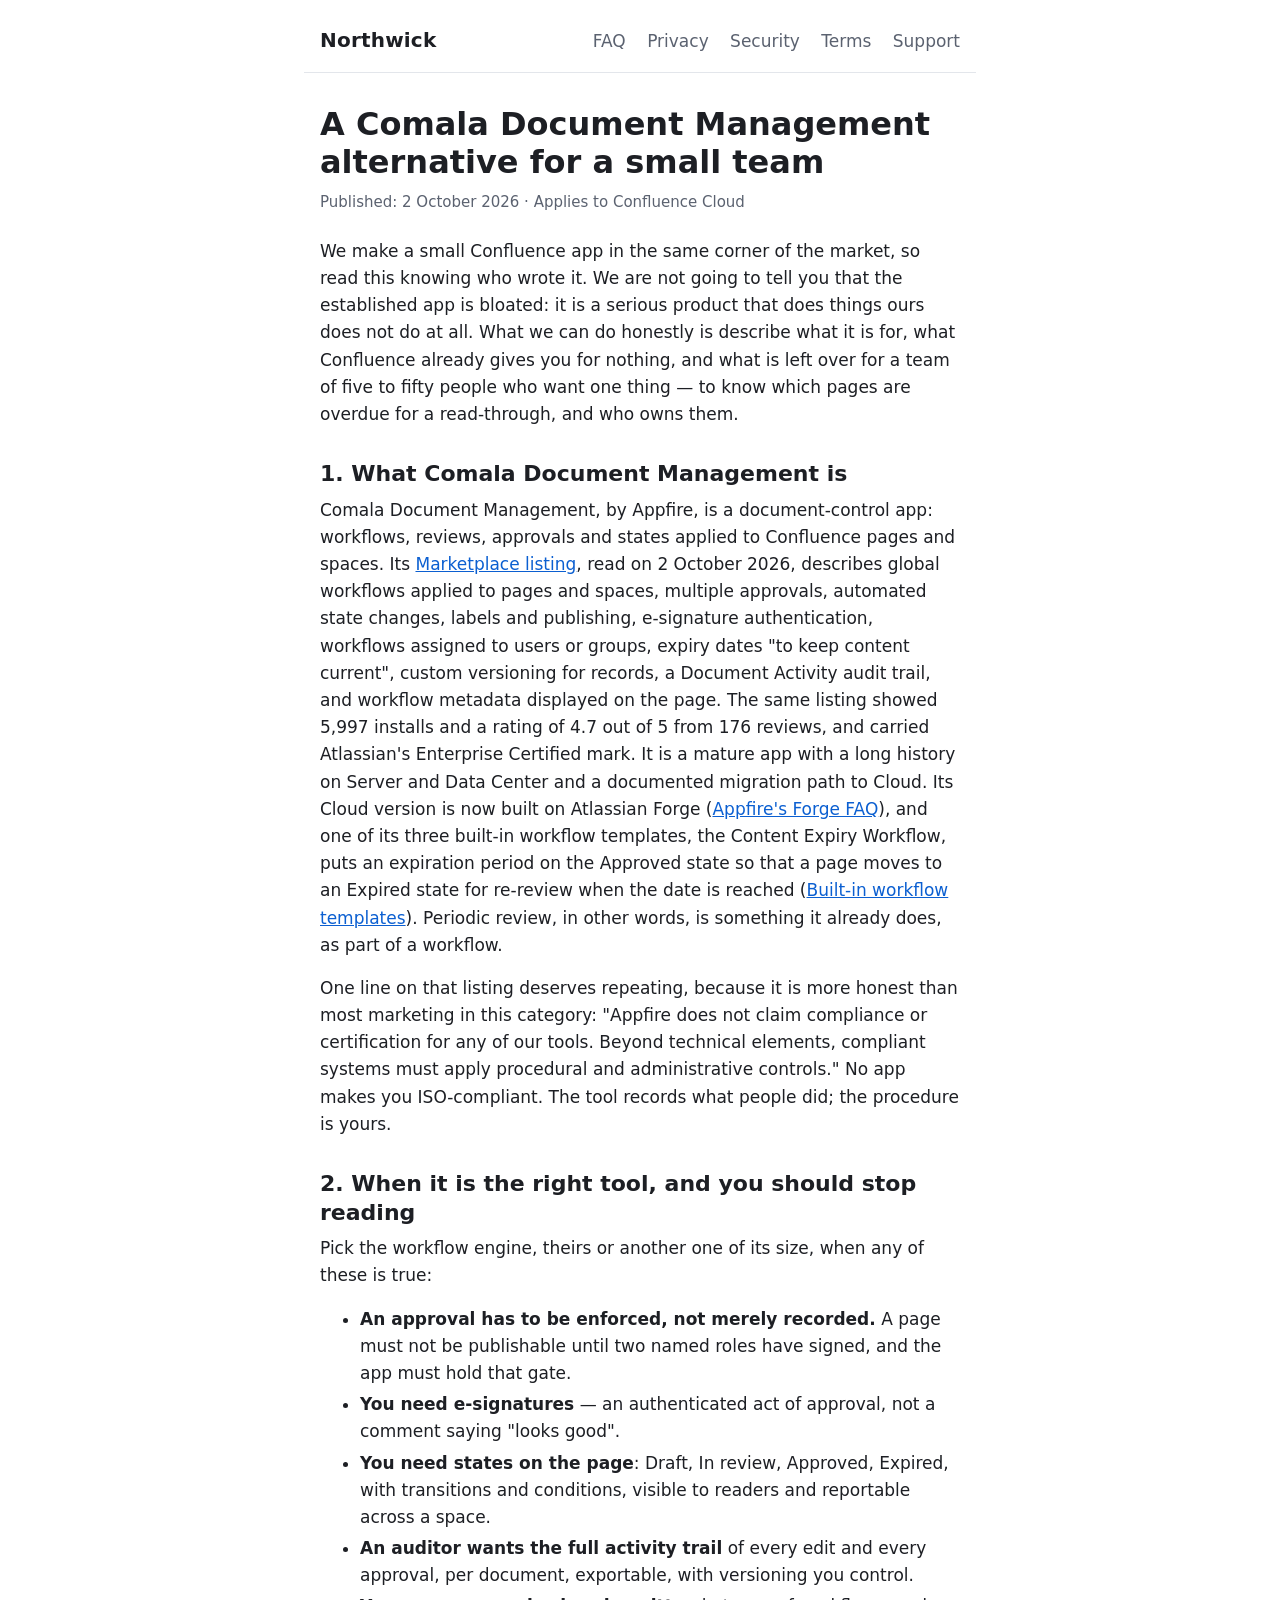
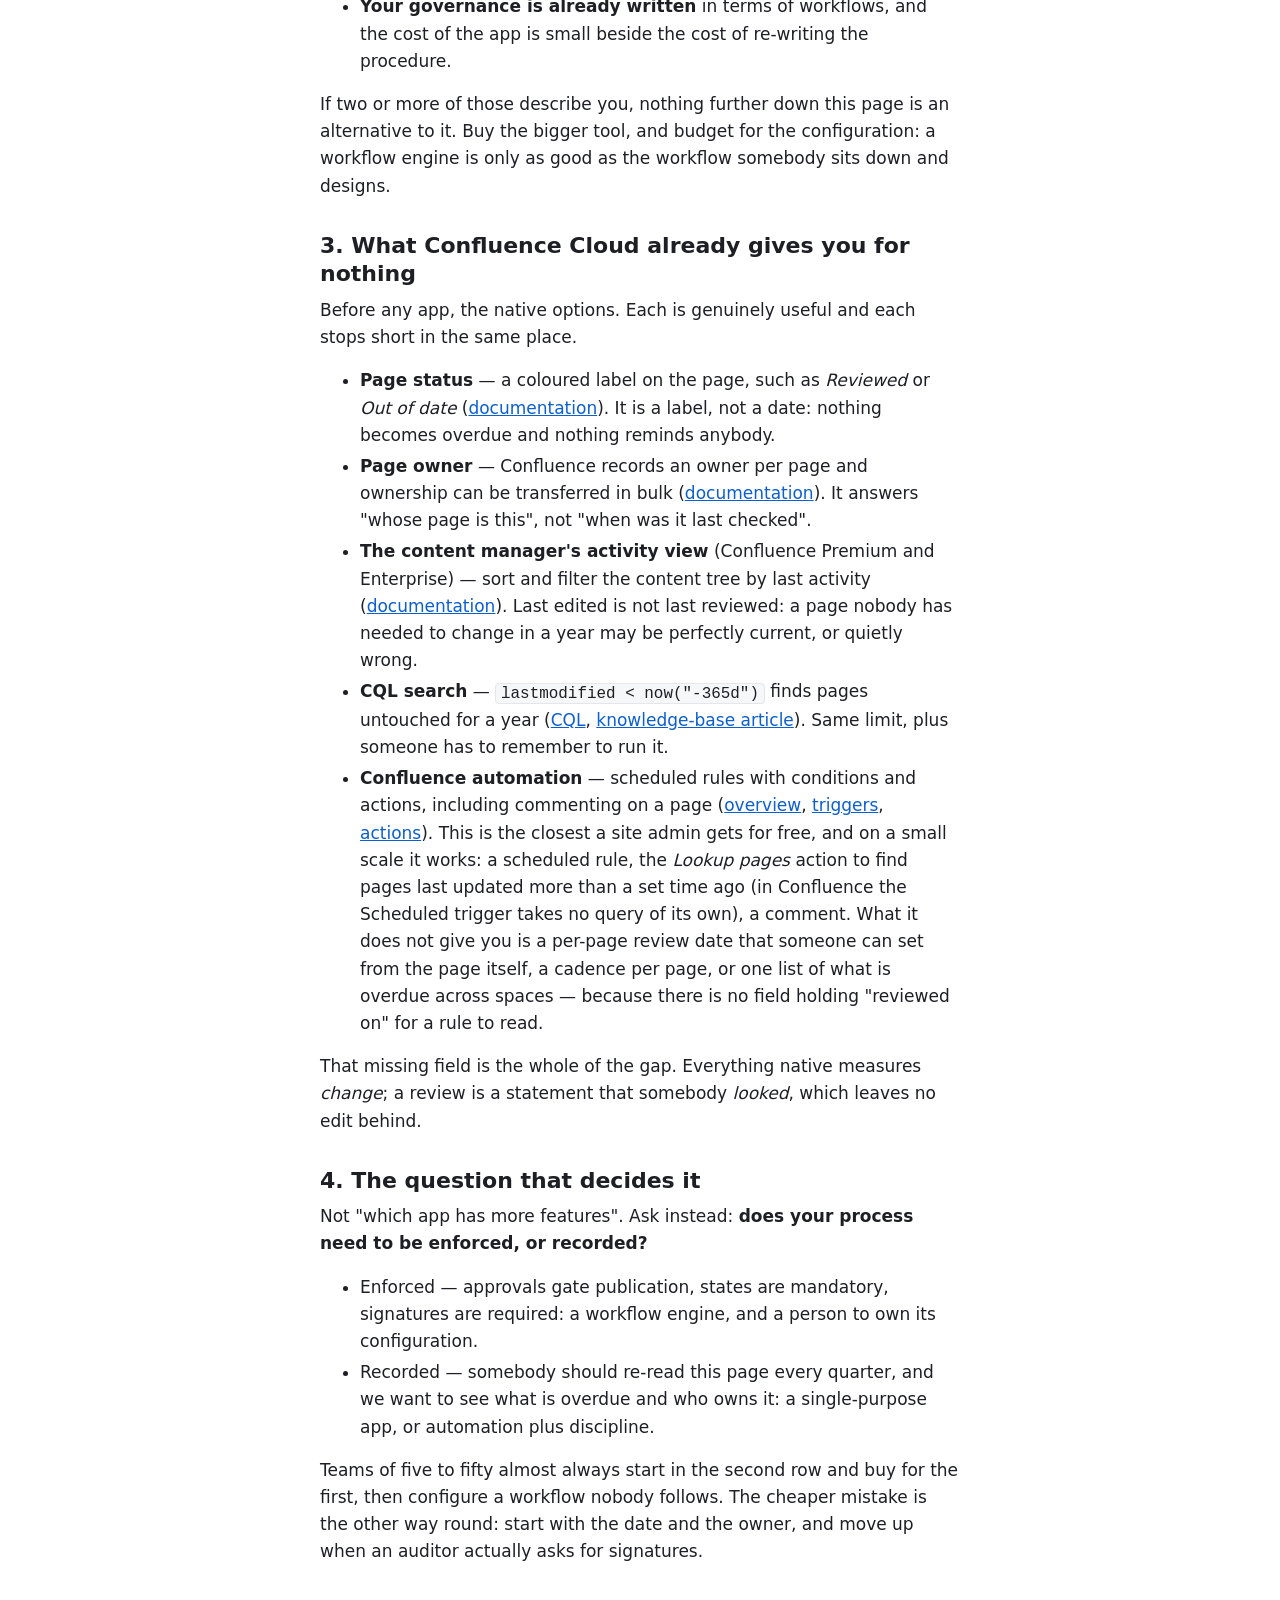
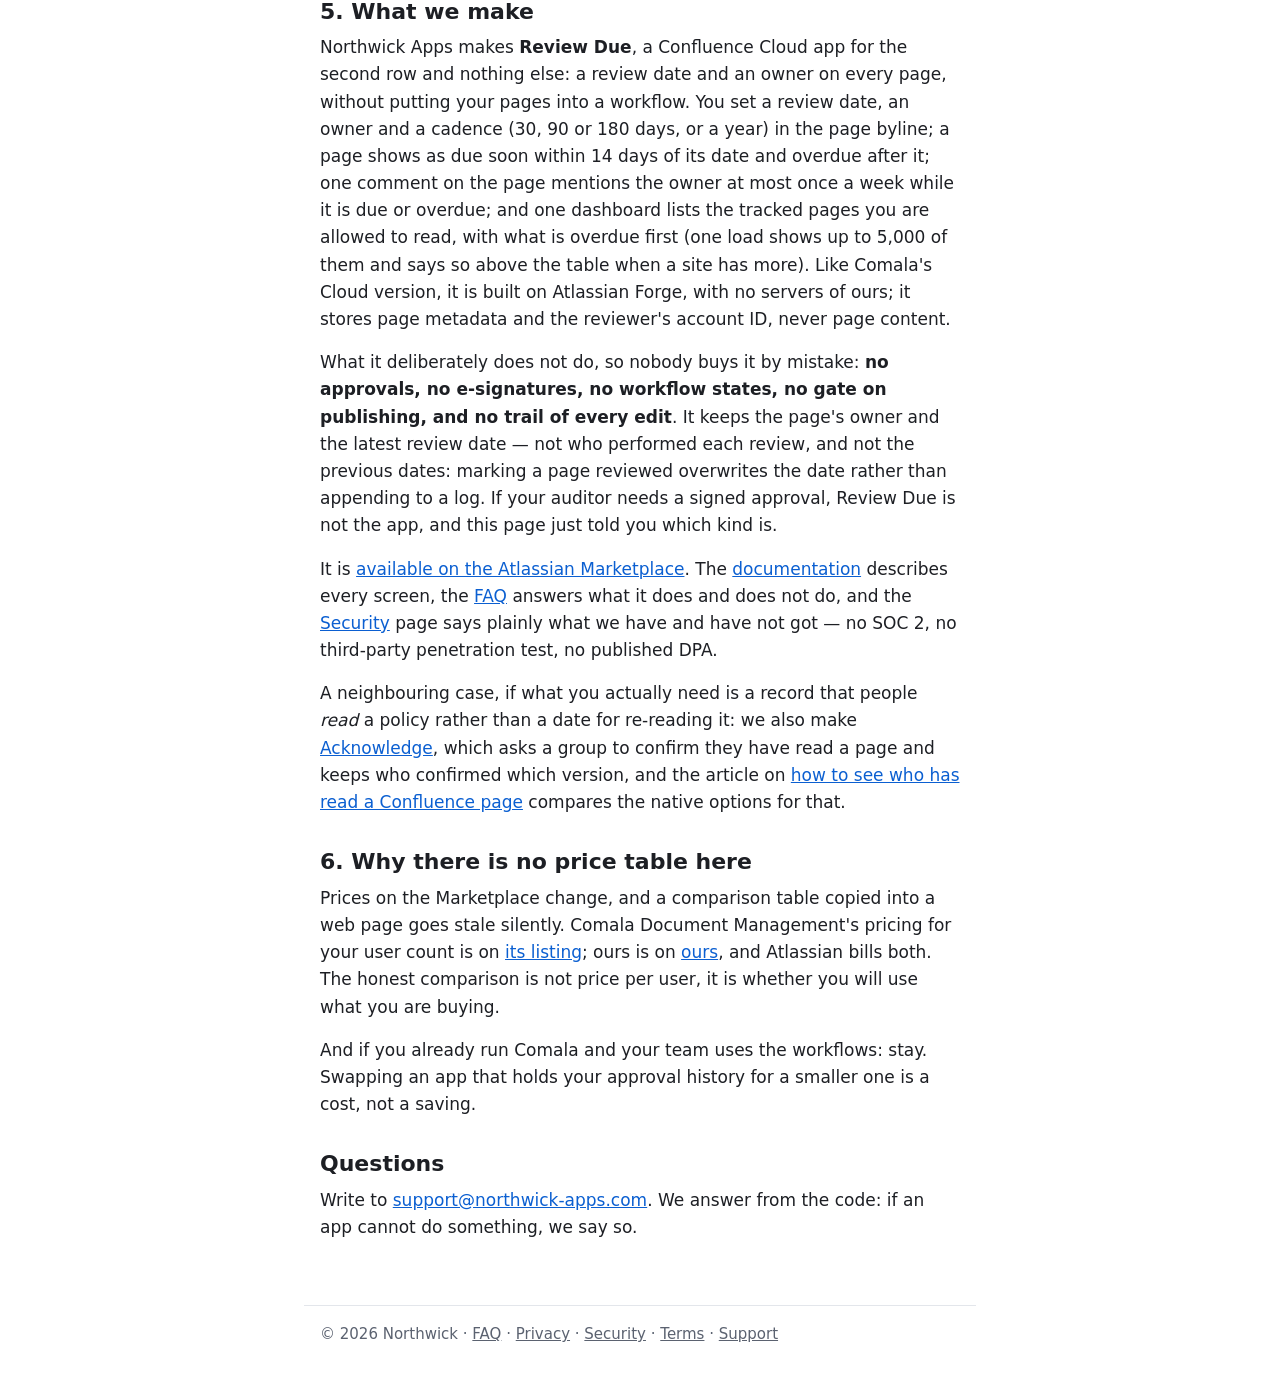
<file: comala-document-management-alternative.html>
<!DOCTYPE html>
<html lang="en">
<head>
  <meta charset="utf-8">
  <meta name="viewport" content="width=device-width, initial-scale=1">
  <title>A Comala Document Management alternative for a small team – Northwick</title>
  <meta name="description" content="What Comala Document Management does, when a workflow and approval engine is the right tool, what Confluence Cloud already gives you for nothing, and what a small team that only needs a review date and an owner can use instead.">
  <link rel="stylesheet" href="style.css">
</head>
<body>
  <header>
    <a class="brand" href="./">Northwick</a>
    <nav>
      <a href="faq.html">FAQ</a>
      <a href="privacy.html">Privacy</a>
      <a href="security.html">Security</a>
      <a href="terms.html">Terms</a>
      <a href="support.html">Support</a>
    </nav>
  </header>

  <main>
    <h1>A Comala Document Management alternative for a small team</h1>
    <p class="meta">Published: 2 October 2026 · Applies to Confluence Cloud</p>

    <p>We make a small Confluence app in the same corner of the market, so read this knowing who wrote it. We are not going to tell you that the established app is bloated: it is a serious product that does things ours does not do at all. What we can do honestly is describe what it is for, what Confluence already gives you for nothing, and what is left over for a team of five to fifty people who want one thing — to know which pages are overdue for a read-through, and who owns them.</p>

    <h2>1. What Comala Document Management is</h2>
    <p>Comala Document Management, by Appfire, is a document-control app: workflows, reviews, approvals and states applied to Confluence pages and spaces. Its <a href="https://marketplace.atlassian.com/apps/142/comala-document-management" rel="noopener">Marketplace listing</a>, read on 2 October 2026, describes global workflows applied to pages and spaces, multiple approvals, automated state changes, labels and publishing, e-signature authentication, workflows assigned to users or groups, expiry dates "to keep content current", custom versioning for records, a Document Activity audit trail, and workflow metadata displayed on the page. The same listing showed 5,997 installs and a rating of 4.7 out of 5 from 176 reviews, and carried Atlassian's Enterprise Certified mark. It is a mature app with a long history on Server and Data Center and a documented migration path to Cloud. Its Cloud version is now built on Atlassian Forge (<a href="https://appfire.atlassian.net/wiki/spaces/CDMC/pages/3451912632" rel="noopener">Appfire's Forge FAQ</a>), and one of its three built-in workflow templates, the Content Expiry Workflow, puts an expiration period on the Approved state so that a page moves to an Expired state for re-review when the date is reached (<a href="https://appfire.atlassian.net/wiki/spaces/CDMC/pages/2193129668" rel="noopener">Built-in workflow templates</a>). Periodic review, in other words, is something it already does, as part of a workflow.</p>
    <p>One line on that listing deserves repeating, because it is more honest than most marketing in this category: "Appfire does not claim compliance or certification for any of our tools. Beyond technical elements, compliant systems must apply procedural and administrative controls." No app makes you ISO-compliant. The tool records what people did; the procedure is yours.</p>

    <h2>2. When it is the right tool, and you should stop reading</h2>
    <p>Pick the workflow engine, theirs or another one of its size, when any of these is true:</p>
    <ul>
      <li><strong>An approval has to be enforced, not merely recorded.</strong> A page must not be publishable until two named roles have signed, and the app must hold that gate.</li>
      <li><strong>You need e-signatures</strong> — an authenticated act of approval, not a comment saying "looks good".</li>
      <li><strong>You need states on the page</strong>: Draft, In review, Approved, Expired, with transitions and conditions, visible to readers and reportable across a space.</li>
      <li><strong>An auditor wants the full activity trail</strong> of every edit and every approval, per document, exportable, with versioning you control.</li>
      <li><strong>Your governance is already written</strong> in terms of workflows, and the cost of the app is small beside the cost of re-writing the procedure.</li>
    </ul>
    <p>If two or more of those describe you, nothing further down this page is an alternative to it. Buy the bigger tool, and budget for the configuration: a workflow engine is only as good as the workflow somebody sits down and designs.</p>

    <h2>3. What Confluence Cloud already gives you for nothing</h2>
    <p>Before any app, the native options. Each is genuinely useful and each stops short in the same place.</p>
    <ul>
      <li><strong>Page status</strong> — a coloured label on the page, such as <em>Reviewed</em> or <em>Out of date</em> (<a href="https://support.atlassian.com/confluence-cloud/docs/add-a-status-to-your-page-or-blog/" rel="noopener">documentation</a>). It is a label, not a date: nothing becomes overdue and nothing reminds anybody.</li>
      <li><strong>Page owner</strong> — Confluence records an owner per page and ownership can be transferred in bulk (<a href="https://support.atlassian.com/confluence-cloud/docs/transfer-content-item-ownership-from-one-user-to-another/" rel="noopener">documentation</a>). It answers "whose page is this", not "when was it last checked".</li>
      <li><strong>The content manager's activity view</strong> (Confluence Premium and Enterprise) — sort and filter the content tree by last activity (<a href="https://support.atlassian.com/confluence-cloud/docs/manage-your-content-tree/" rel="noopener">documentation</a>). Last edited is not last reviewed: a page nobody has needed to change in a year may be perfectly current, or quietly wrong.</li>
      <li><strong>CQL search</strong> — <code>lastmodified &lt; now("-365d")</code> finds pages untouched for a year (<a href="https://developer.atlassian.com/cloud/confluence/advanced-searching-using-cql/" rel="noopener">CQL</a>, <a href="https://support.atlassian.com/confluence/kb/how-do-i-obtain-content-that-has-not-been-modified-in-a-certain-period-of-time/" rel="noopener">knowledge-base article</a>). Same limit, plus someone has to remember to run it.</li>
      <li><strong>Confluence automation</strong> — scheduled rules with conditions and actions, including commenting on a page (<a href="https://support.atlassian.com/confluence-cloud/docs/what-is-confluence-automation/" rel="noopener">overview</a>, <a href="https://support.atlassian.com/cloud-automation/docs/triggers-in-confluence-automation/" rel="noopener">triggers</a>, <a href="https://support.atlassian.com/cloud-automation/docs/actions-in-confluence-automation/" rel="noopener">actions</a>). This is the closest a site admin gets for free, and on a small scale it works: a scheduled rule, the <em>Lookup pages</em> action to find pages last updated more than a set time ago (in Confluence the Scheduled trigger takes no query of its own), a comment. What it does not give you is a per-page review date that someone can set from the page itself, a cadence per page, or one list of what is overdue across spaces — because there is no field holding "reviewed on" for a rule to read.</li>
    </ul>
    <p>That missing field is the whole of the gap. Everything native measures <em>change</em>; a review is a statement that somebody <em>looked</em>, which leaves no edit behind.</p>

    <h2>4. The question that decides it</h2>
    <p>Not "which app has more features". Ask instead: <strong>does your process need to be enforced, or recorded?</strong></p>
    <ul>
      <li>Enforced — approvals gate publication, states are mandatory, signatures are required: a workflow engine, and a person to own its configuration.</li>
      <li>Recorded — somebody should re-read this page every quarter, and we want to see what is overdue and who owns it: a single-purpose app, or automation plus discipline.</li>
    </ul>
    <p>Teams of five to fifty almost always start in the second row and buy for the first, then configure a workflow nobody follows. The cheaper mistake is the other way round: start with the date and the owner, and move up when an auditor actually asks for signatures.</p>

    <h2>5. What we make</h2>
    <p>Northwick Apps makes <strong>Review Due</strong>, a Confluence Cloud app for the second row and nothing else: a review date and an owner on every page, without putting your pages into a workflow. You set a review date, an owner and a cadence (30, 90 or 180 days, or a year) in the page byline; a page shows as due soon within 14 days of its date and overdue after it; one comment on the page mentions the owner at most once a week while it is due or overdue; and one dashboard lists the tracked pages you are allowed to read, with what is overdue first (one load shows up to 5,000 of them and says so above the table when a site has more). Like Comala's Cloud version, it is built on Atlassian Forge, with no servers of ours; it stores page metadata and the reviewer's account ID, never page content.</p>
    <p>What it deliberately does not do, so nobody buys it by mistake: <strong>no approvals, no e-signatures, no workflow states, no gate on publishing, and no trail of every edit</strong>. It keeps the page's owner and the latest review date — not who performed each review, and not the previous dates: marking a page reviewed overwrites the date rather than appending to a log. If your auditor needs a signed approval, Review Due is not the app, and this page just told you which kind is.</p>
    <p>It is <a href="https://marketplace.atlassian.com/apps/1448228180/review-due" rel="noopener">available on the Atlassian Marketplace</a>. The <a href="review-due-docs.html">documentation</a> describes every screen, the <a href="faq.html">FAQ</a> answers what it does and does not do, and the <a href="security.html">Security</a> page says plainly what we have and have not got — no SOC 2, no third-party penetration test, no published DPA.</p>
    <p>A neighbouring case, if what you actually need is a record that people <em>read</em> a policy rather than a date for re-reading it: we also make <a href="acknowledge-docs.html">Acknowledge</a>, which asks a group to confirm they have read a page and keeps who confirmed which version, and the article on <a href="who-has-read-this-confluence-page.html">how to see who has read a Confluence page</a> compares the native options for that.</p>

    <h2>6. Why there is no price table here</h2>
    <p>Prices on the Marketplace change, and a comparison table copied into a web page goes stale silently. Comala Document Management's pricing for your user count is on <a href="https://marketplace.atlassian.com/apps/142/comala-document-management" rel="noopener">its listing</a>; ours is on <a href="https://marketplace.atlassian.com/apps/1448228180/review-due" rel="noopener">ours</a>, and Atlassian bills both. The honest comparison is not price per user, it is whether you will use what you are buying.</p>
    <p>And if you already run Comala and your team uses the workflows: stay. Swapping an app that holds your approval history for a smaller one is a cost, not a saving.</p>

    <h2>Questions</h2>
    <p>Write to <a href="mailto:support@northwick-apps.com?subject=Review%20Due%20question">support@northwick-apps.com</a>. We answer from the code: if an app cannot do something, we say so.</p>
  </main>

  <footer>
    <p>© 2026 Northwick · <a href="faq.html">FAQ</a> · <a href="privacy.html">Privacy</a> · <a href="security.html">Security</a> · <a href="terms.html">Terms</a> · <a href="support.html">Support</a></p>
  </footer>
</body>
</html>
</file>
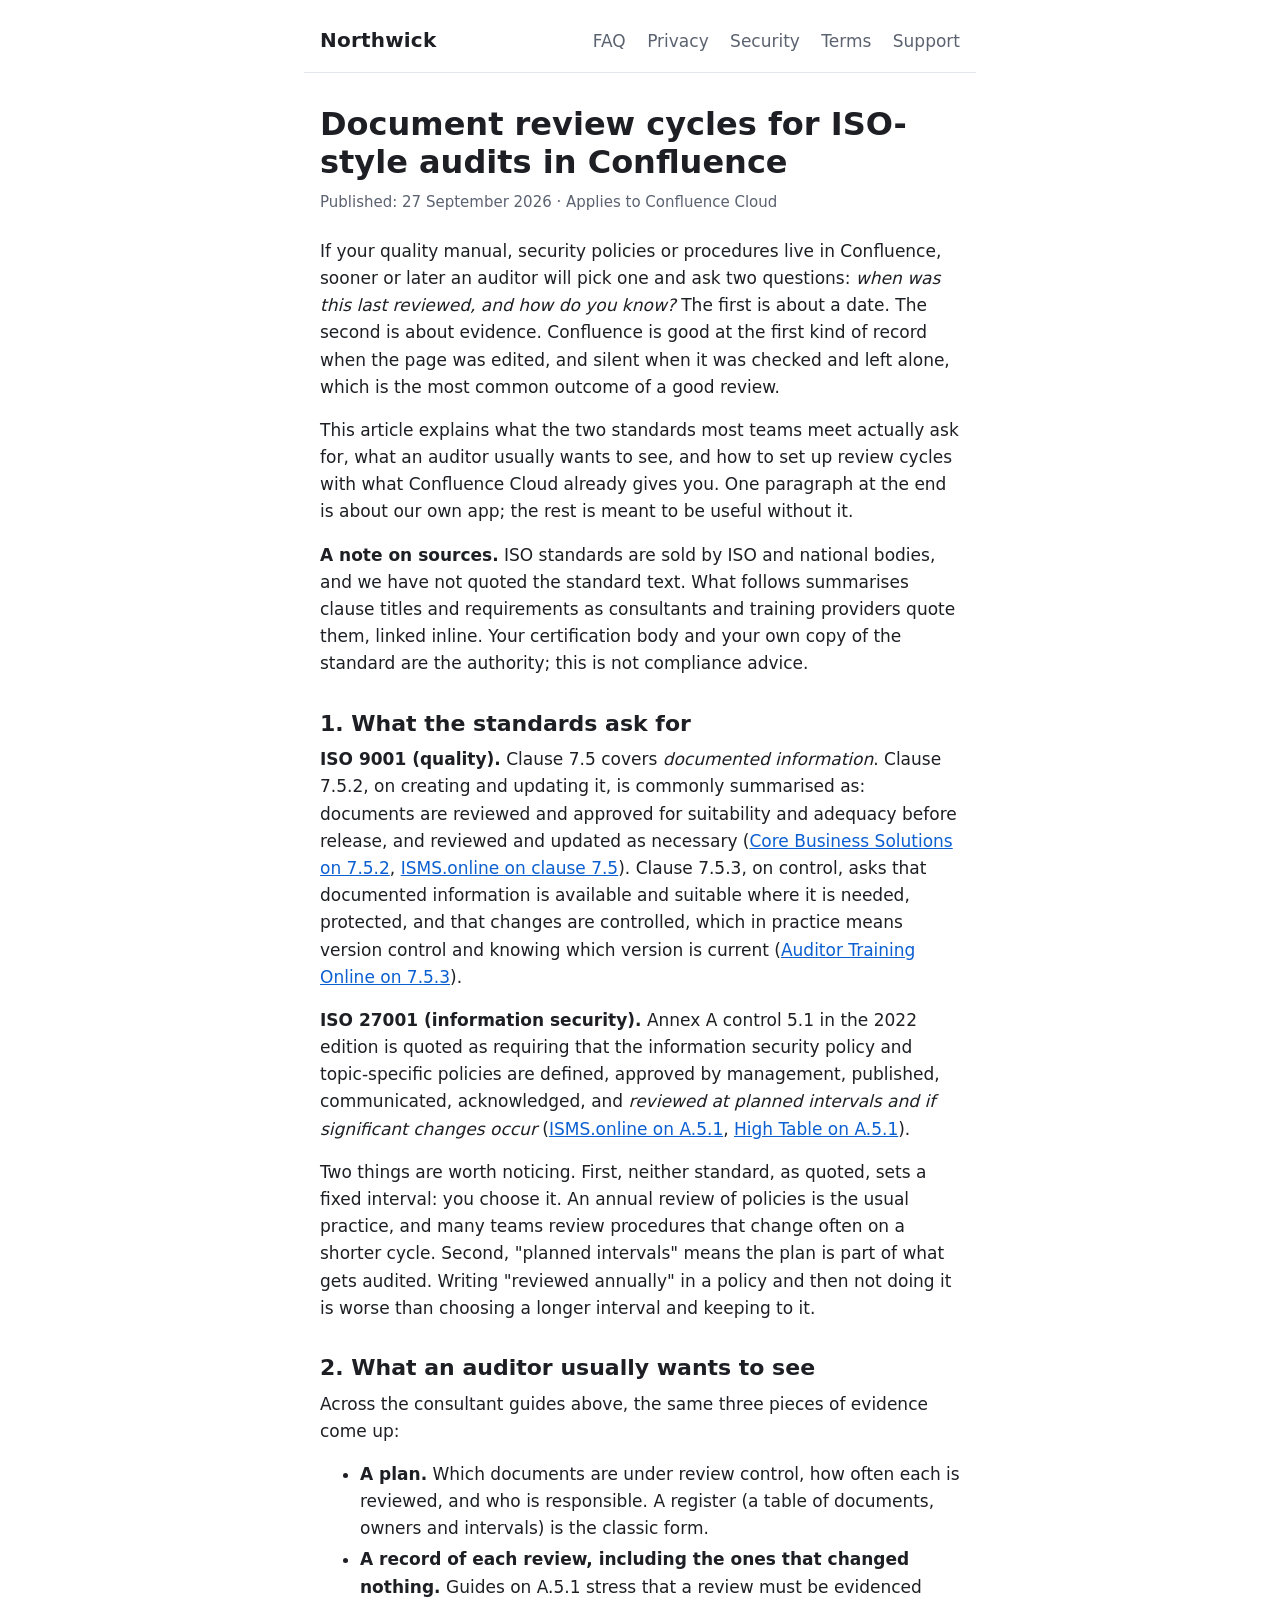
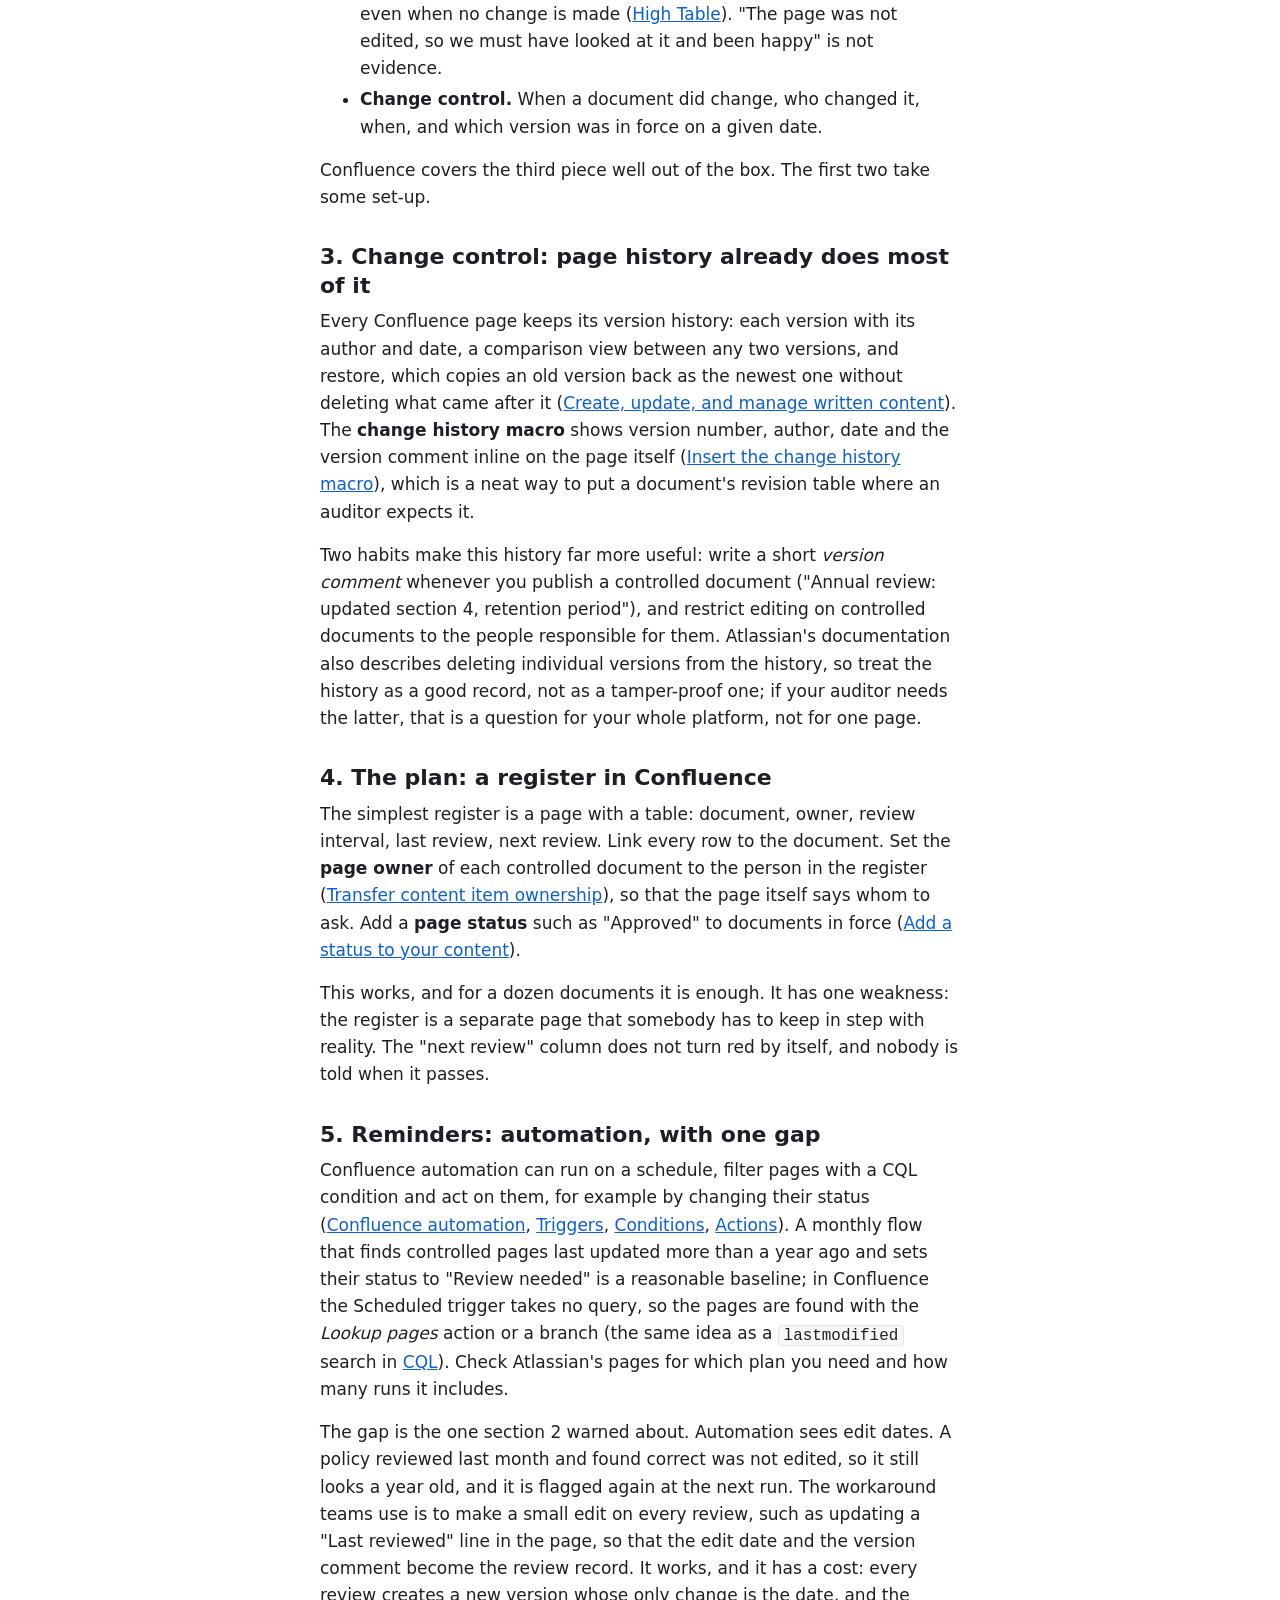
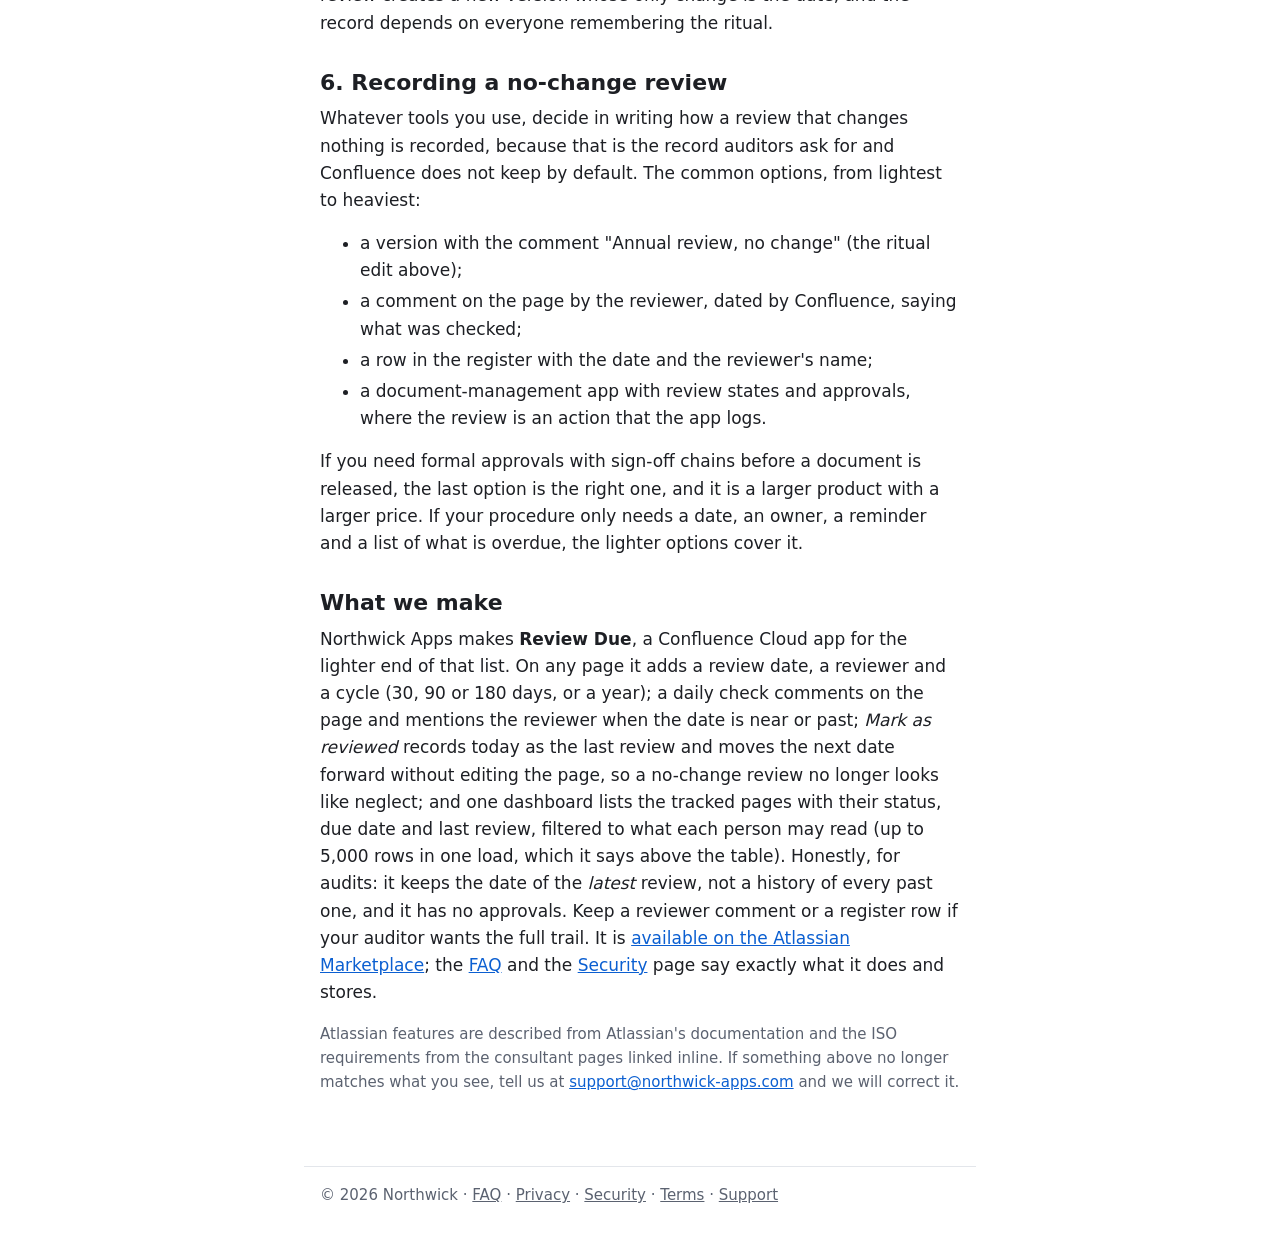
<file: document-review-cycles-iso-audits-confluence.html>
<!DOCTYPE html>
<html lang="en">
<head>
  <meta charset="utf-8">
  <meta name="viewport" content="width=device-width, initial-scale=1">
  <title>Document review cycles for ISO-style audits in Confluence – Northwick</title>
  <meta name="description" content="What ISO 9001 and ISO 27001 ask of documented information and policy reviews, what an auditor usually wants to see, and how to run review cycles in Confluence Cloud with native features first.">
  <link rel="stylesheet" href="style.css">
</head>
<body>
  <header>
    <a class="brand" href="./">Northwick</a>
    <nav>
      <a href="faq.html">FAQ</a>
      <a href="privacy.html">Privacy</a>
      <a href="security.html">Security</a>
      <a href="terms.html">Terms</a>
      <a href="support.html">Support</a>
    </nav>
  </header>

  <main>
    <h1>Document review cycles for ISO-style audits in Confluence</h1>
    <p class="meta">Published: 27 September 2026 · Applies to Confluence Cloud</p>

    <p>If your quality manual, security policies or procedures live in Confluence, sooner or later an auditor will pick one and ask two questions: <em>when was this last reviewed, and how do you know?</em> The first is about a date. The second is about evidence. Confluence is good at the first kind of record when the page was edited, and silent when it was checked and left alone, which is the most common outcome of a good review.</p>

    <p>This article explains what the two standards most teams meet actually ask for, what an auditor usually wants to see, and how to set up review cycles with what Confluence Cloud already gives you. One paragraph at the end is about our own app; the rest is meant to be useful without it.</p>

    <p><strong>A note on sources.</strong> ISO standards are sold by ISO and national bodies, and we have not quoted the standard text. What follows summarises clause titles and requirements as consultants and training providers quote them, linked inline. Your certification body and your own copy of the standard are the authority; this is not compliance advice.</p>

    <h2>1. What the standards ask for</h2>

    <p><strong>ISO 9001 (quality).</strong> Clause 7.5 covers <em>documented information</em>. Clause 7.5.2, on creating and updating it, is commonly summarised as: documents are reviewed and approved for suitability and adequacy before release, and reviewed and updated as necessary (<a href="https://www.thecoresolution.com/clause-7-5-2-iso-90012015-explained">Core Business Solutions on 7.5.2</a>, <a href="https://www.isms.online/iso-9001/clause-7-5-documented-information/">ISMS.online on clause 7.5</a>). Clause 7.5.3, on control, asks that documented information is available and suitable where it is needed, protected, and that changes are controlled, which in practice means version control and knowing which version is current (<a href="https://blog.auditortrainingonline.com/blog/explaining-iso-9001-clause-7.5.3-control-of-documented-information">Auditor Training Online on 7.5.3</a>).</p>

    <p><strong>ISO 27001 (information security).</strong> Annex A control 5.1 in the 2022 edition is quoted as requiring that the information security policy and topic-specific policies are defined, approved by management, published, communicated, acknowledged, and <em>reviewed at planned intervals and if significant changes occur</em> (<a href="https://www.isms.online/iso-27001/annex-a-2022/5-1-information-security-policies-2022/">ISMS.online on A.5.1</a>, <a href="https://hightable.io/iso-27001-annex-a-5-1-policies/">High Table on A.5.1</a>).</p>

    <p>Two things are worth noticing. First, neither standard, as quoted, sets a fixed interval: you choose it. An annual review of policies is the usual practice, and many teams review procedures that change often on a shorter cycle. Second, "planned intervals" means the plan is part of what gets audited. Writing "reviewed annually" in a policy and then not doing it is worse than choosing a longer interval and keeping to it.</p>

    <h2>2. What an auditor usually wants to see</h2>

    <p>Across the consultant guides above, the same three pieces of evidence come up:</p>

    <ul>
      <li><strong>A plan.</strong> Which documents are under review control, how often each is reviewed, and who is responsible. A register (a table of documents, owners and intervals) is the classic form.</li>
      <li><strong>A record of each review, including the ones that changed nothing.</strong> Guides on A.5.1 stress that a review must be evidenced even when no change is made (<a href="https://hightable.io/iso-27001-annex-a-5-1-policies/">High Table</a>). "The page was not edited, so we must have looked at it and been happy" is not evidence.</li>
      <li><strong>Change control.</strong> When a document did change, who changed it, when, and which version was in force on a given date.</li>
    </ul>

    <p>Confluence covers the third piece well out of the box. The first two take some set-up.</p>

    <h2>3. Change control: page history already does most of it</h2>

    <p>Every Confluence page keeps its version history: each version with its author and date, a comparison view between any two versions, and restore, which copies an old version back as the newest one without deleting what came after it (<a href="https://support.atlassian.com/confluence-cloud/docs/create-edit-and-publish-a-page/">Create, update, and manage written content</a>). The <strong>change history macro</strong> shows version number, author, date and the version comment inline on the page itself (<a href="https://support.atlassian.com/confluence-cloud/docs/insert-the-change-history-macro/">Insert the change history macro</a>), which is a neat way to put a document's revision table where an auditor expects it.</p>

    <p>Two habits make this history far more useful: write a short <em>version comment</em> whenever you publish a controlled document ("Annual review: updated section 4, retention period"), and restrict editing on controlled documents to the people responsible for them. Atlassian's documentation also describes deleting individual versions from the history, so treat the history as a good record, not as a tamper-proof one; if your auditor needs the latter, that is a question for your whole platform, not for one page.</p>

    <h2>4. The plan: a register in Confluence</h2>

    <p>The simplest register is a page with a table: document, owner, review interval, last review, next review. Link every row to the document. Set the <strong>page owner</strong> of each controlled document to the person in the register (<a href="https://support.atlassian.com/confluence-cloud/docs/transfer-content-item-ownership-from-one-user-to-another/">Transfer content item ownership</a>), so that the page itself says whom to ask. Add a <strong>page status</strong> such as "Approved" to documents in force (<a href="https://support.atlassian.com/confluence-cloud/docs/add-a-status-to-your-page-or-blog/">Add a status to your content</a>).</p>

    <p>This works, and for a dozen documents it is enough. It has one weakness: the register is a separate page that somebody has to keep in step with reality. The "next review" column does not turn red by itself, and nobody is told when it passes.</p>

    <h2>5. Reminders: automation, with one gap</h2>

    <p>Confluence automation can run on a schedule, filter pages with a CQL condition and act on them, for example by changing their status (<a href="https://support.atlassian.com/confluence-cloud/docs/what-is-confluence-automation/">Confluence automation</a>, <a href="https://support.atlassian.com/cloud-automation/docs/triggers-in-confluence-automation/">Triggers</a>, <a href="https://support.atlassian.com/cloud-automation/docs/conditions-in-confluence-automation/">Conditions</a>, <a href="https://support.atlassian.com/cloud-automation/docs/actions-in-confluence-automation/">Actions</a>). A monthly flow that finds controlled pages last updated more than a year ago and sets their status to "Review needed" is a reasonable baseline; in Confluence the Scheduled trigger takes no query, so the pages are found with the <em>Lookup pages</em> action or a branch (the same idea as a <code>lastmodified</code> search in <a href="https://developer.atlassian.com/cloud/confluence/advanced-searching-using-cql/">CQL</a>). Check Atlassian's pages for which plan you need and how many runs it includes.</p>

    <p>The gap is the one section 2 warned about. Automation sees edit dates. A policy reviewed last month and found correct was not edited, so it still looks a year old, and it is flagged again at the next run. The workaround teams use is to make a small edit on every review, such as updating a "Last reviewed" line in the page, so that the edit date and the version comment become the review record. It works, and it has a cost: every review creates a new version whose only change is the date, and the record depends on everyone remembering the ritual.</p>

    <h2>6. Recording a no-change review</h2>

    <p>Whatever tools you use, decide in writing how a review that changes nothing is recorded, because that is the record auditors ask for and Confluence does not keep by default. The common options, from lightest to heaviest:</p>

    <ul>
      <li>a version with the comment "Annual review, no change" (the ritual edit above);</li>
      <li>a comment on the page by the reviewer, dated by Confluence, saying what was checked;</li>
      <li>a row in the register with the date and the reviewer's name;</li>
      <li>a document-management app with review states and approvals, where the review is an action that the app logs.</li>
    </ul>

    <p>If you need formal approvals with sign-off chains before a document is released, the last option is the right one, and it is a larger product with a larger price. If your procedure only needs a date, an owner, a reminder and a list of what is overdue, the lighter options cover it.</p>

    <h2>What we make</h2>

    <p>Northwick Apps makes <strong>Review Due</strong>, a Confluence Cloud app for the lighter end of that list. On any page it adds a review date, a reviewer and a cycle (30, 90 or 180 days, or a year); a daily check comments on the page and mentions the reviewer when the date is near or past; <em>Mark as reviewed</em> records today as the last review and moves the next date forward without editing the page, so a no-change review no longer looks like neglect; and one dashboard lists the tracked pages with their status, due date and last review, filtered to what each person may read (up to 5,000 rows in one load, which it says above the table). Honestly, for audits: it keeps the date of the <em>latest</em> review, not a history of every past one, and it has no approvals. Keep a reviewer comment or a register row if your auditor wants the full trail. It is <a href="https://marketplace.atlassian.com/apps/1448228180/review-due" rel="noopener">available on the Atlassian Marketplace</a>; the <a href="faq.html">FAQ</a> and the <a href="security.html">Security</a> page say exactly what it does and stores.</p>

    <p class="meta">Atlassian features are described from Atlassian's documentation and the ISO requirements from the consultant pages linked inline. If something above no longer matches what you see, tell us at <a href="mailto:support@northwick-apps.com?subject=Article%20correction">support@northwick-apps.com</a> and we will correct it.</p>
  </main>

  <footer>
    <p>© 2026 Northwick · <a href="faq.html">FAQ</a> · <a href="privacy.html">Privacy</a> · <a href="security.html">Security</a> · <a href="terms.html">Terms</a> · <a href="support.html">Support</a></p>
  </footer>
</body>
</html>
</file>
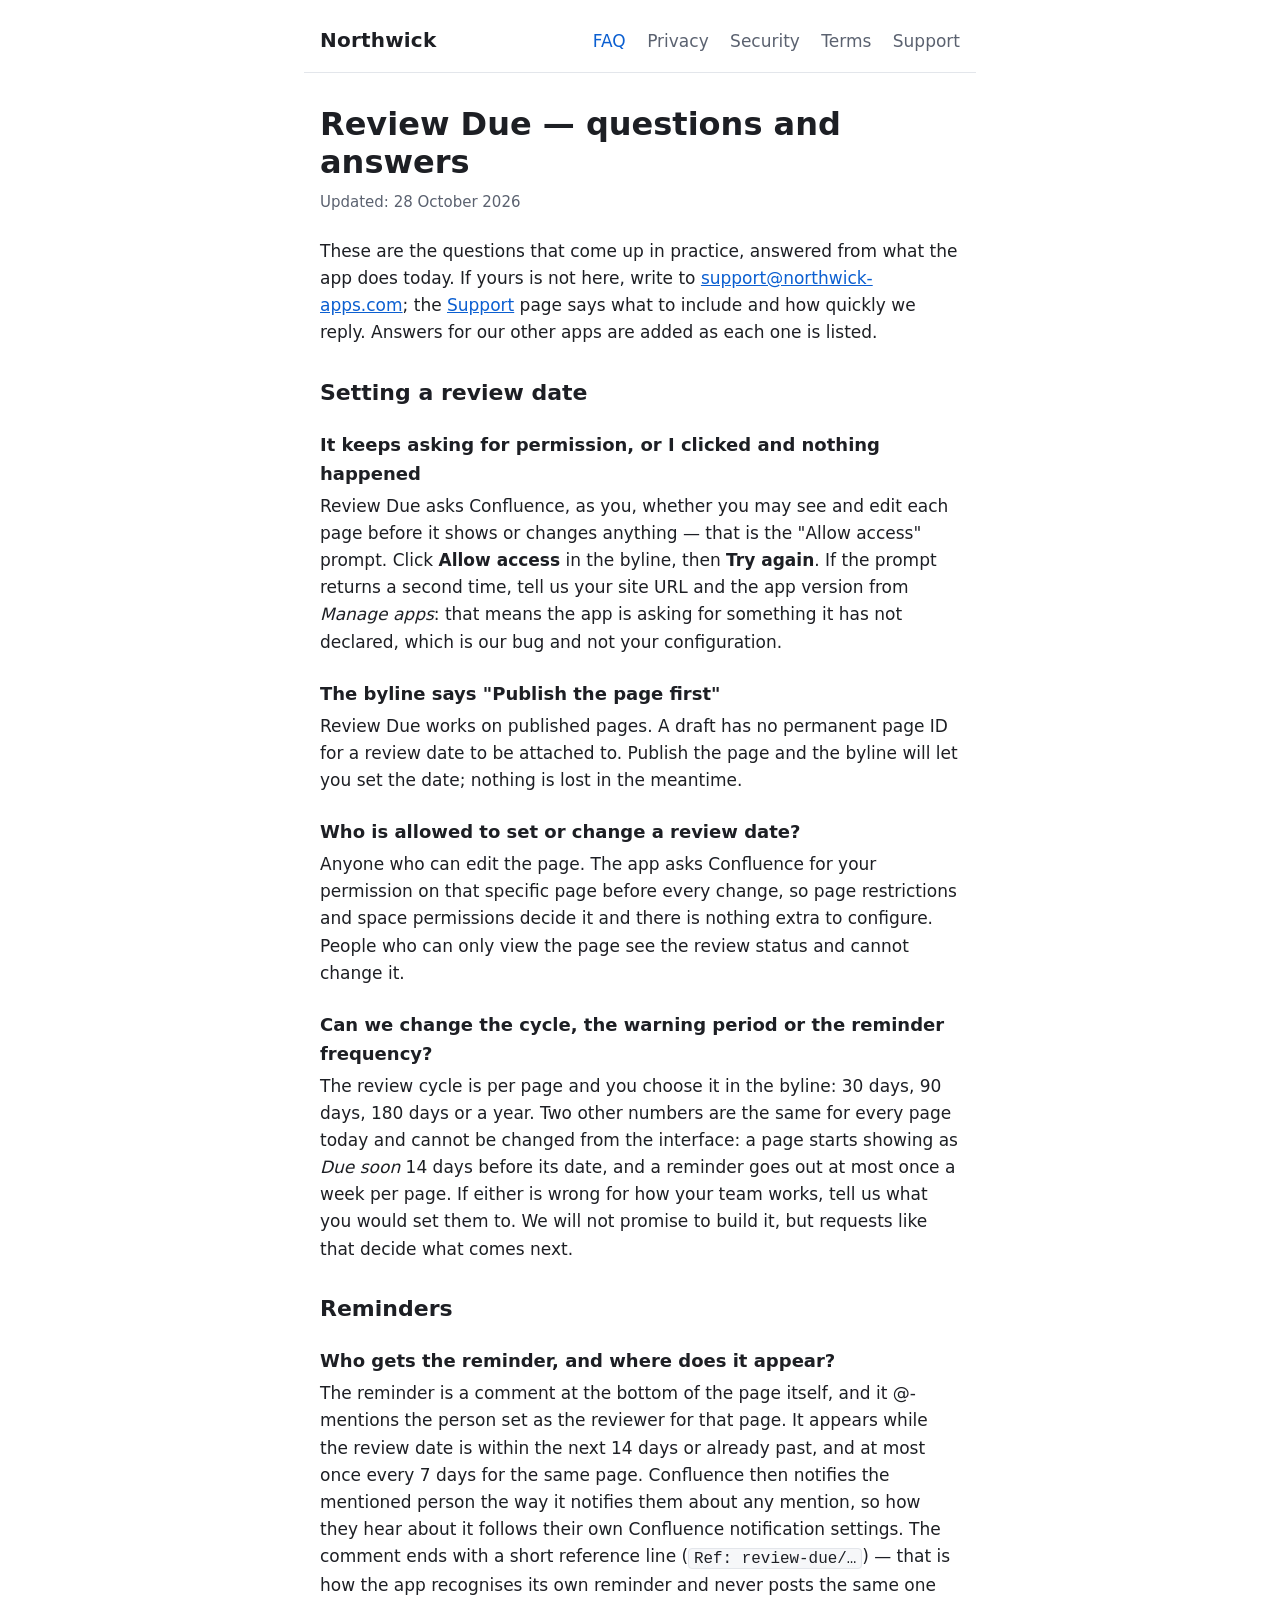
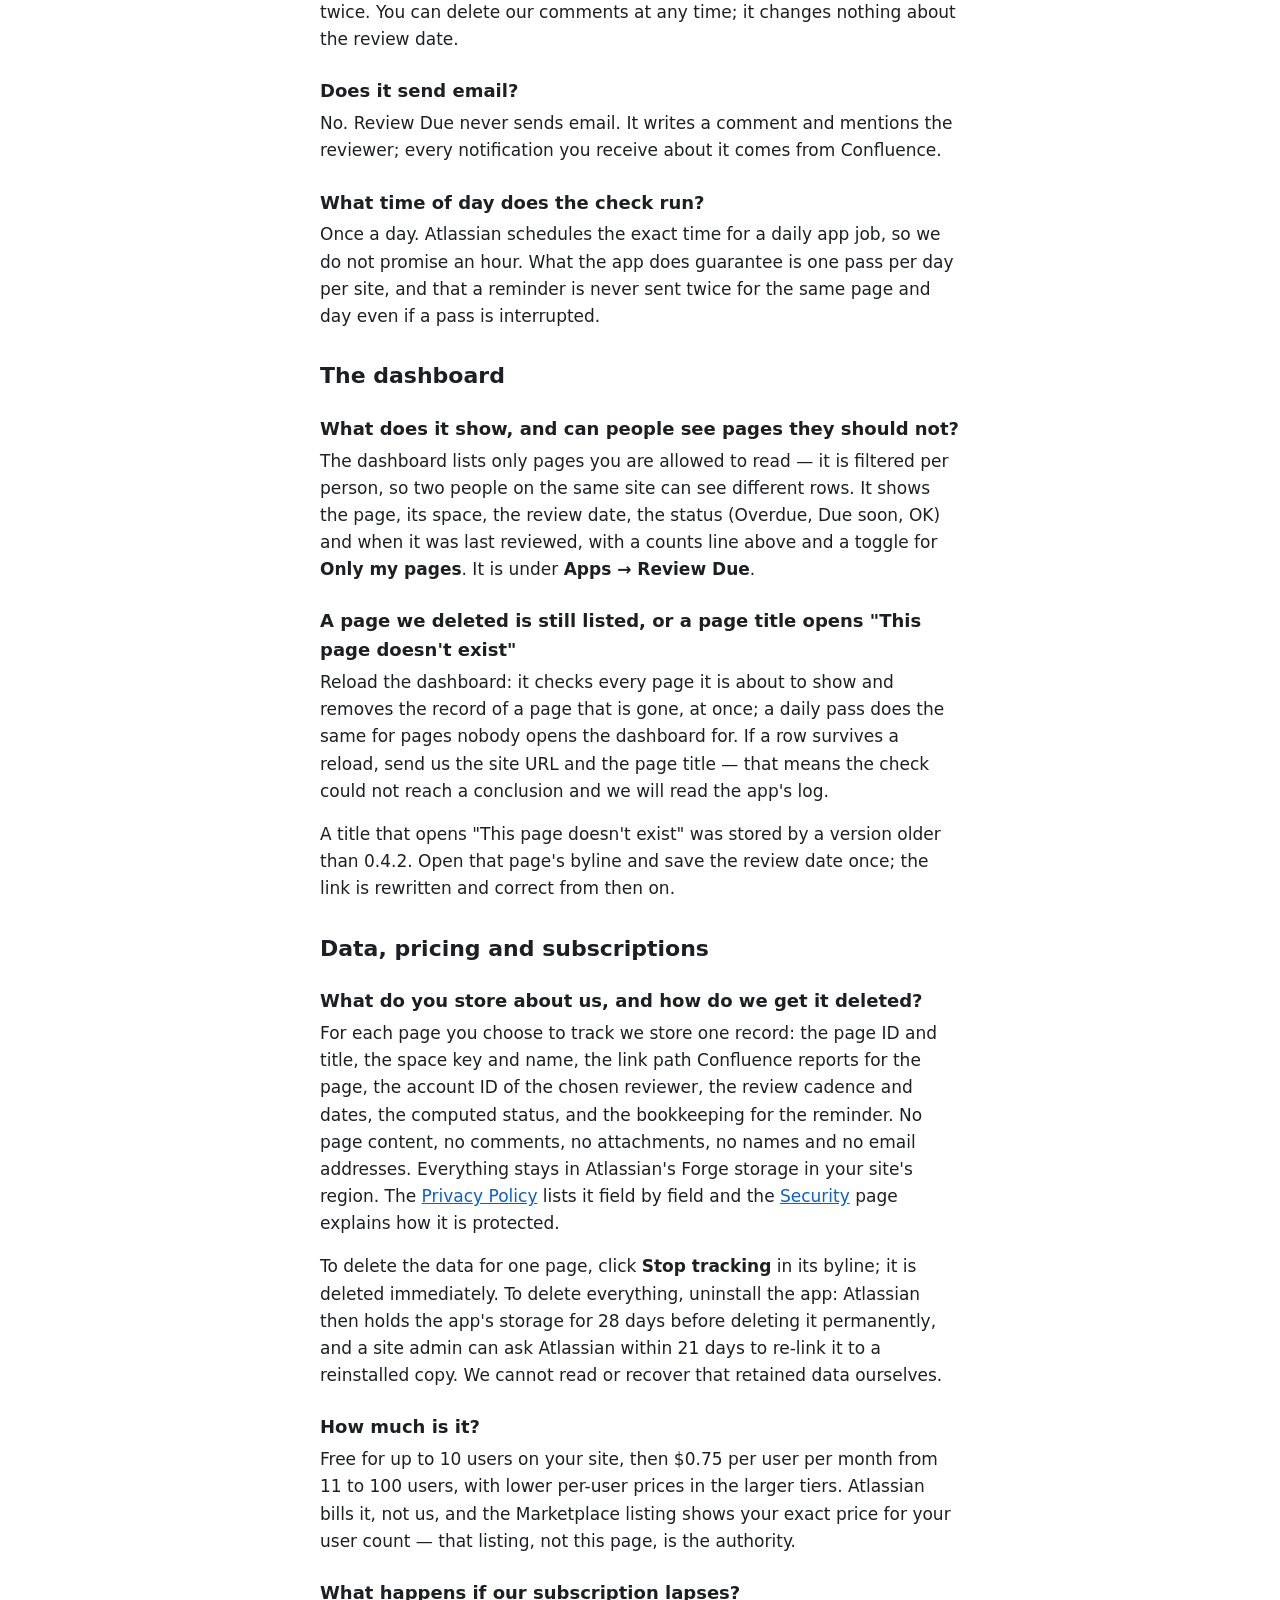
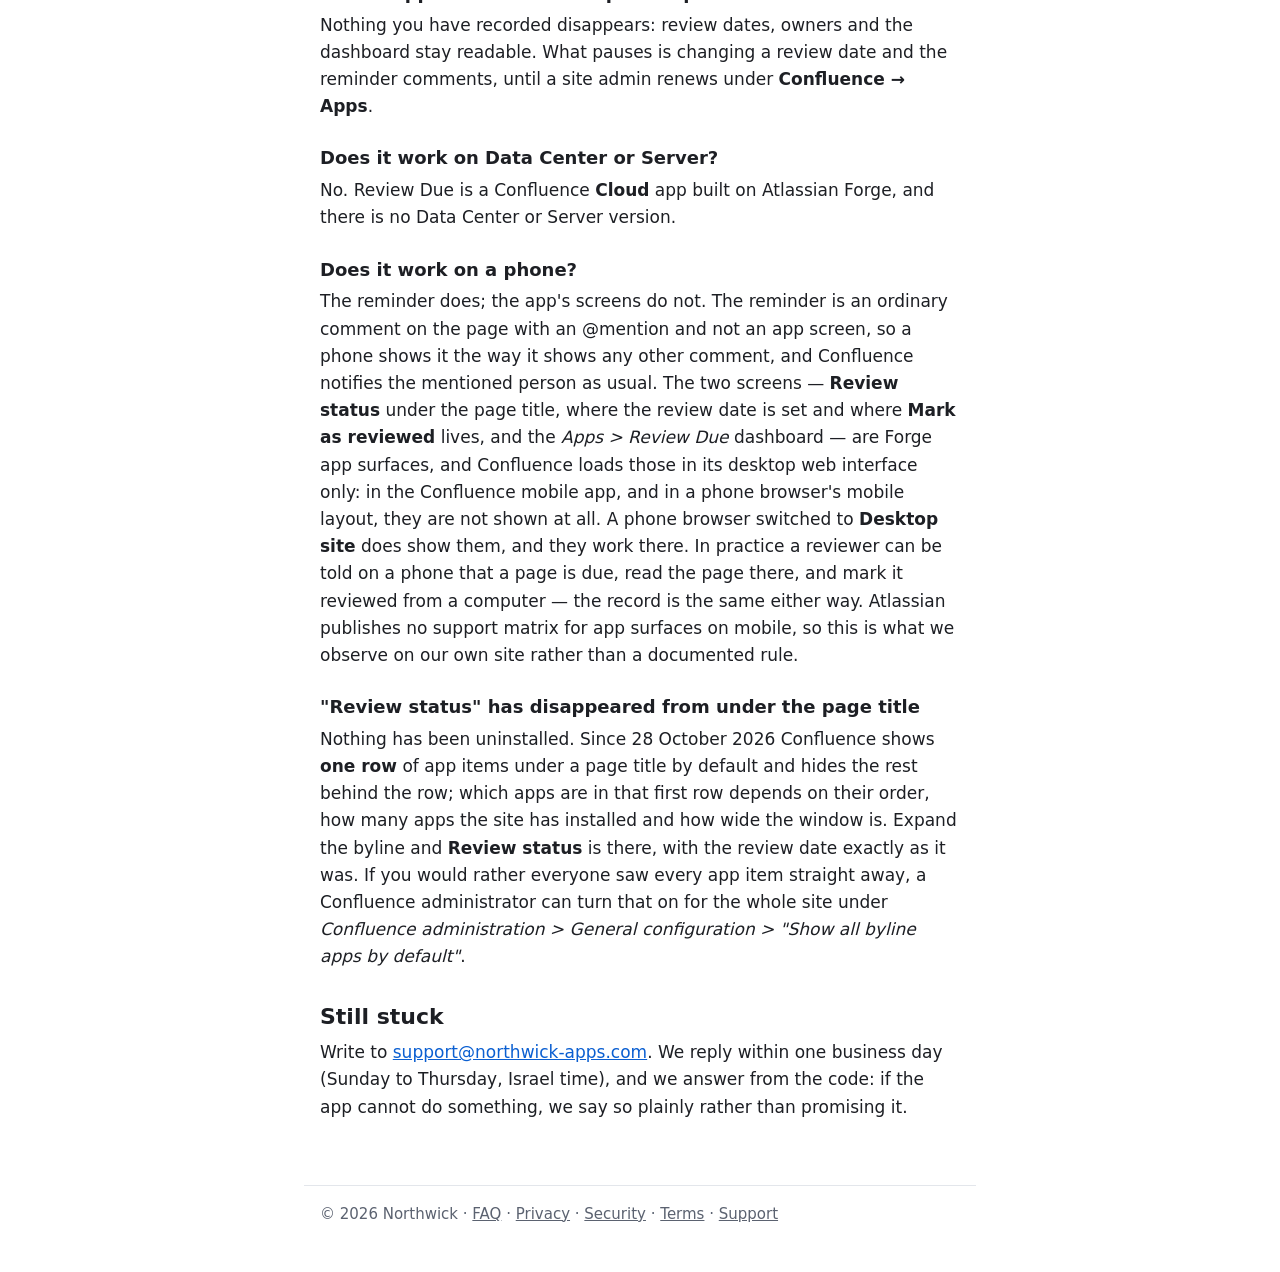
<file: faq.html>
<!DOCTYPE html>
<html lang="en">
<head>
  <meta charset="utf-8">
  <meta name="viewport" content="width=device-width, initial-scale=1">
  <title>Review Due FAQ – Northwick</title>
  <meta name="description" content="Answers to the questions people actually ask about Review Due for Confluence Cloud: permissions, reminders, the daily check, stored data, pricing and a lapsed subscription.">
  <link rel="stylesheet" href="style.css">
</head>
<body>
  <header>
    <a class="brand" href="./">Northwick</a>
    <nav>
      <a href="faq.html" aria-current="page">FAQ</a>
      <a href="privacy.html">Privacy</a>
      <a href="security.html">Security</a>
      <a href="terms.html">Terms</a>
      <a href="support.html">Support</a>
    </nav>
  </header>

  <main>
    <h1>Review Due — questions and answers</h1>
    <p class="meta">Updated: 28 October 2026</p>

    <p>These are the questions that come up in practice, answered from what the app does today. If yours is not here, write to <a href="mailto:support@northwick-apps.com?subject=Review%20Due%20question">support@northwick-apps.com</a>; the <a href="support.html">Support</a> page says what to include and how quickly we reply. Answers for our other apps are added as each one is listed.</p>

    <h2>Setting a review date</h2>

    <h3>It keeps asking for permission, or I clicked and nothing happened</h3>
    <p>Review Due asks Confluence, as you, whether you may see and edit each page before it shows or changes anything — that is the "Allow access" prompt. Click <strong>Allow access</strong> in the byline, then <strong>Try again</strong>. If the prompt returns a second time, tell us your site URL and the app version from <em>Manage apps</em>: that means the app is asking for something it has not declared, which is our bug and not your configuration.</p>

    <h3>The byline says "Publish the page first"</h3>
    <p>Review Due works on published pages. A draft has no permanent page ID for a review date to be attached to. Publish the page and the byline will let you set the date; nothing is lost in the meantime.</p>

    <h3>Who is allowed to set or change a review date?</h3>
    <p>Anyone who can edit the page. The app asks Confluence for your permission on that specific page before every change, so page restrictions and space permissions decide it and there is nothing extra to configure. People who can only view the page see the review status and cannot change it.</p>

    <h3>Can we change the cycle, the warning period or the reminder frequency?</h3>
    <p>The review cycle is per page and you choose it in the byline: 30 days, 90 days, 180 days or a year. Two other numbers are the same for every page today and cannot be changed from the interface: a page starts showing as <em>Due soon</em> 14 days before its date, and a reminder goes out at most once a week per page. If either is wrong for how your team works, tell us what you would set them to. We will not promise to build it, but requests like that decide what comes next.</p>

    <h2>Reminders</h2>

    <h3>Who gets the reminder, and where does it appear?</h3>
    <p>The reminder is a comment at the bottom of the page itself, and it @-mentions the person set as the reviewer for that page. It appears while the review date is within the next 14 days or already past, and at most once every 7 days for the same page. Confluence then notifies the mentioned person the way it notifies them about any mention, so how they hear about it follows their own Confluence notification settings. The comment ends with a short reference line (<code>Ref: review-due/…</code>) — that is how the app recognises its own reminder and never posts the same one twice. You can delete our comments at any time; it changes nothing about the review date.</p>

    <h3>Does it send email?</h3>
    <p>No. Review Due never sends email. It writes a comment and mentions the reviewer; every notification you receive about it comes from Confluence.</p>

    <h3>What time of day does the check run?</h3>
    <p>Once a day. Atlassian schedules the exact time for a daily app job, so we do not promise an hour. What the app does guarantee is one pass per day per site, and that a reminder is never sent twice for the same page and day even if a pass is interrupted.</p>

    <h2>The dashboard</h2>

    <h3>What does it show, and can people see pages they should not?</h3>
    <p>The dashboard lists only pages you are allowed to read — it is filtered per person, so two people on the same site can see different rows. It shows the page, its space, the review date, the status (Overdue, Due soon, OK) and when it was last reviewed, with a counts line above and a toggle for <strong>Only my pages</strong>. It is under <strong>Apps → Review Due</strong>.</p>

    <h3>A page we deleted is still listed, or a page title opens "This page doesn't exist"</h3>
    <p>Reload the dashboard: it checks every page it is about to show and removes the record of a page that is gone, at once; a daily pass does the same for pages nobody opens the dashboard for. If a row survives a reload, send us the site URL and the page title — that means the check could not reach a conclusion and we will read the app's log.</p>
    <p>A title that opens "This page doesn't exist" was stored by a version older than 0.4.2. Open that page's byline and save the review date once; the link is rewritten and correct from then on.</p>

    <h2>Data, pricing and subscriptions</h2>

    <h3>What do you store about us, and how do we get it deleted?</h3>
    <p>For each page you choose to track we store one record: the page ID and title, the space key and name, the link path Confluence reports for the page, the account ID of the chosen reviewer, the review cadence and dates, the computed status, and the bookkeeping for the reminder. No page content, no comments, no attachments, no names and no email addresses. Everything stays in Atlassian's Forge storage in your site's region. The <a href="privacy.html">Privacy Policy</a> lists it field by field and the <a href="security.html">Security</a> page explains how it is protected.</p>
    <p>To delete the data for one page, click <strong>Stop tracking</strong> in its byline; it is deleted immediately. To delete everything, uninstall the app: Atlassian then holds the app's storage for 28 days before deleting it permanently, and a site admin can ask Atlassian within 21 days to re-link it to a reinstalled copy. We cannot read or recover that retained data ourselves.</p>

    <h3>How much is it?</h3>
    <p>Free for up to 10 users on your site, then $0.75 per user per month from 11 to 100 users, with lower per-user prices in the larger tiers. Atlassian bills it, not us, and the Marketplace listing shows your exact price for your user count — that listing, not this page, is the authority.</p>

    <h3>What happens if our subscription lapses?</h3>
    <p>Nothing you have recorded disappears: review dates, owners and the dashboard stay readable. What pauses is changing a review date and the reminder comments, until a site admin renews under <strong>Confluence → Apps</strong>.</p>

    <h3>Does it work on Data Center or Server?</h3>
    <p>No. Review Due is a Confluence <strong>Cloud</strong> app built on Atlassian Forge, and there is no Data Center or Server version.</p>

    <h3>Does it work on a phone?</h3>
    <p>The reminder does; the app's screens do not. The reminder is an ordinary comment on the page with an @mention and not an app screen, so a phone shows it the way it shows any other comment, and Confluence notifies the mentioned person as usual. The two screens — <strong>Review status</strong> under the page title, where the review date is set and where <strong>Mark as reviewed</strong> lives, and the <em>Apps &gt; Review Due</em> dashboard — are Forge app surfaces, and Confluence loads those in its desktop web interface only: in the Confluence mobile app, and in a phone browser's mobile layout, they are not shown at all. A phone browser switched to <strong>Desktop site</strong> does show them, and they work there. In practice a reviewer can be told on a phone that a page is due, read the page there, and mark it reviewed from a computer — the record is the same either way. Atlassian publishes no support matrix for app surfaces on mobile, so this is what we observe on our own site rather than a documented rule.</p>

    <h3>"Review status" has disappeared from under the page title</h3>
    <p>Nothing has been uninstalled. Since 28 October 2026 Confluence shows <strong>one row</strong> of app items under a page title by default and hides the rest behind the row; which apps are in that first row depends on their order, how many apps the site has installed and how wide the window is. Expand the byline and <strong>Review status</strong> is there, with the review date exactly as it was. If you would rather everyone saw every app item straight away, a Confluence administrator can turn that on for the whole site under <em>Confluence administration &gt; General configuration &gt; "Show all byline apps by default"</em>.</p>

    <h2>Still stuck</h2>
    <p>Write to <a href="mailto:support@northwick-apps.com?subject=Review%20Due%20question">support@northwick-apps.com</a>. We reply within one business day (Sunday to Thursday, Israel time), and we answer from the code: if the app cannot do something, we say so plainly rather than promising it.</p>
  </main>

  <footer>
    <p>© 2026 Northwick · <a href="faq.html">FAQ</a> · <a href="privacy.html">Privacy</a> · <a href="security.html">Security</a> · <a href="terms.html">Terms</a> · <a href="support.html">Support</a></p>
  </footer>
</body>
</html>
</file>
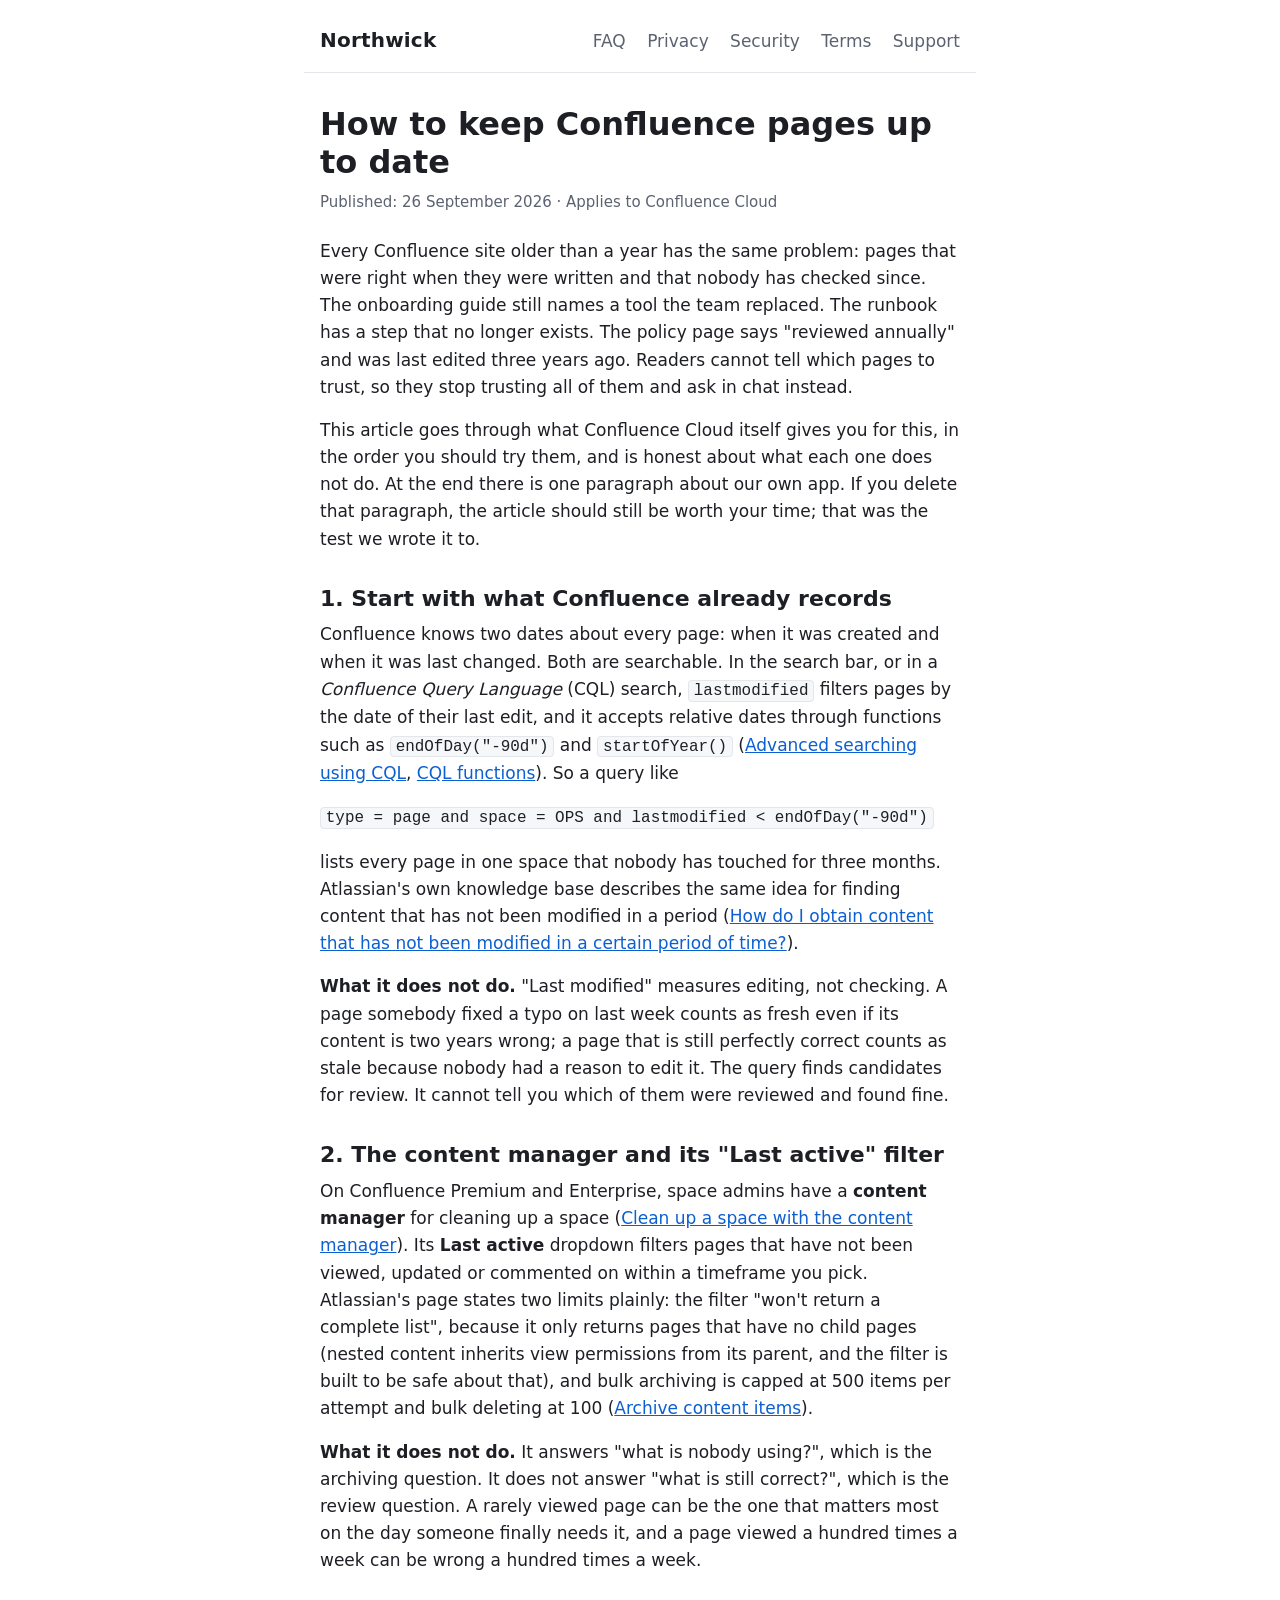
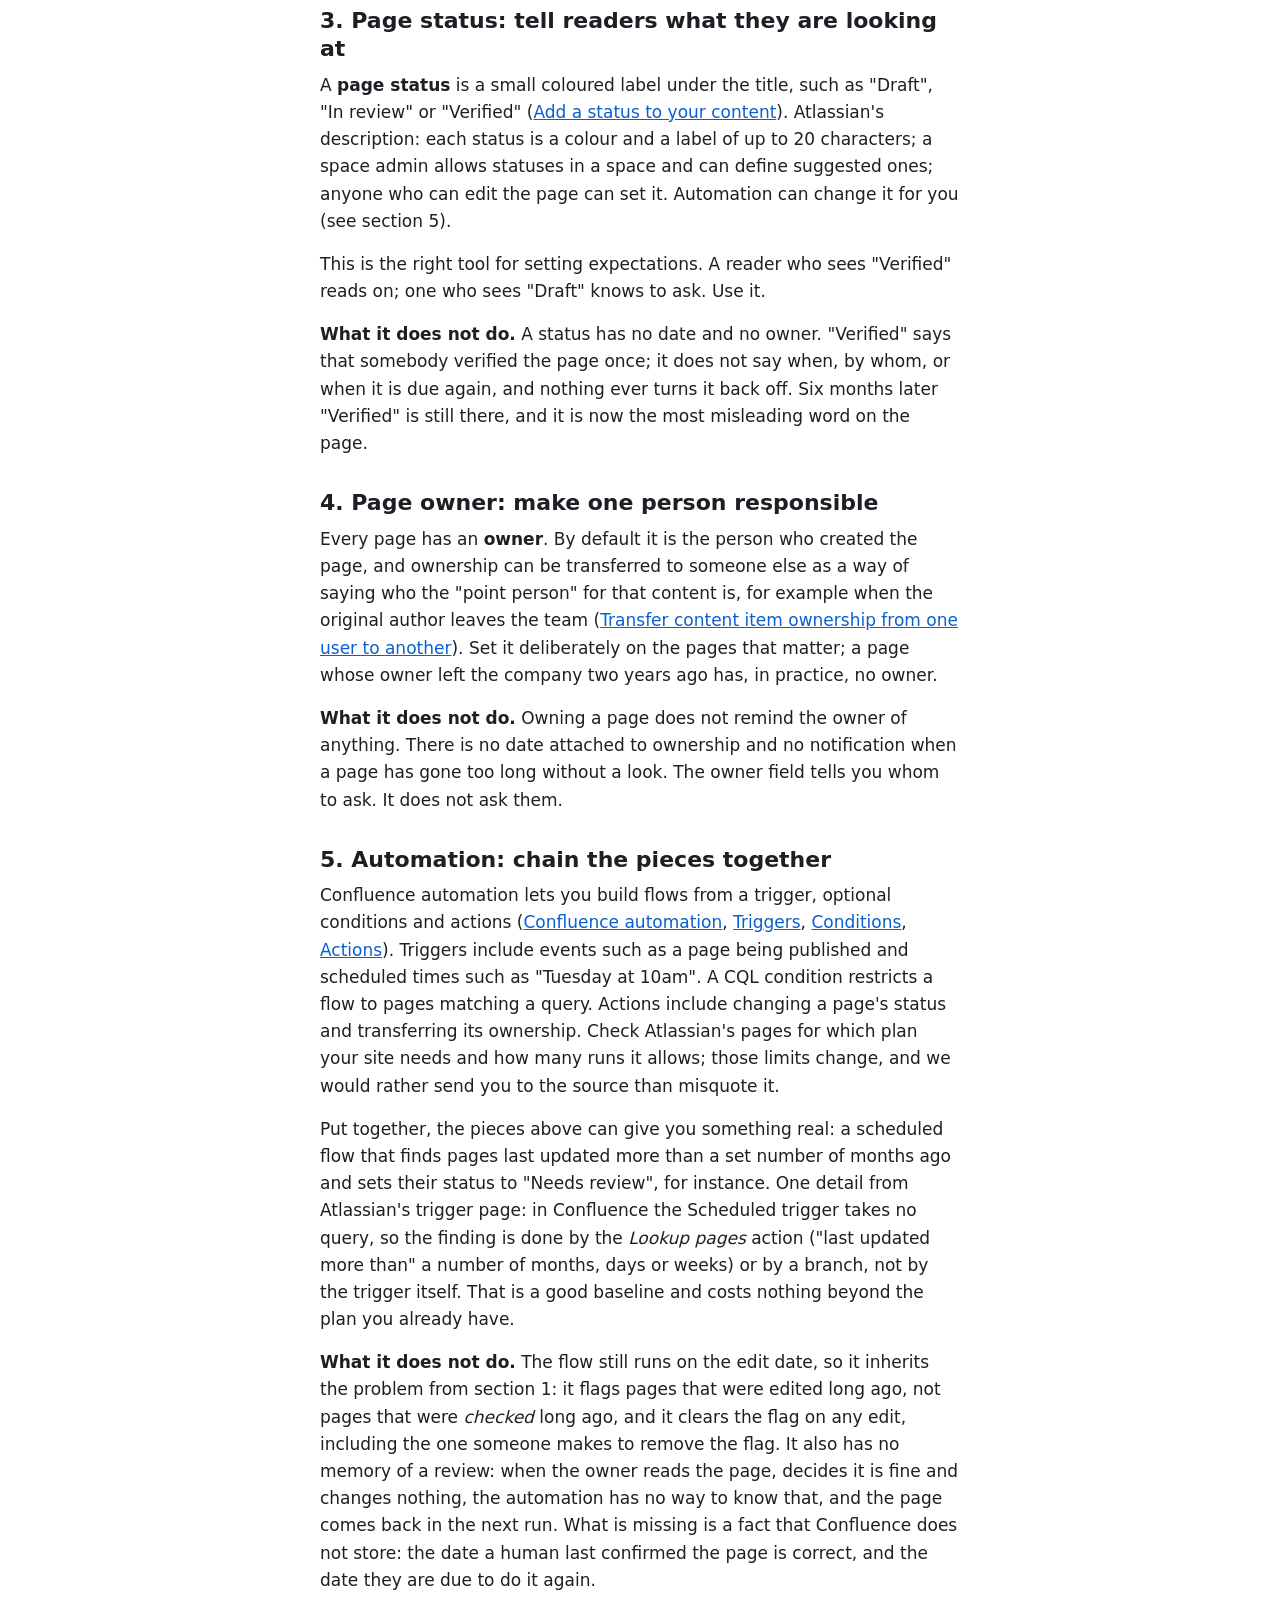
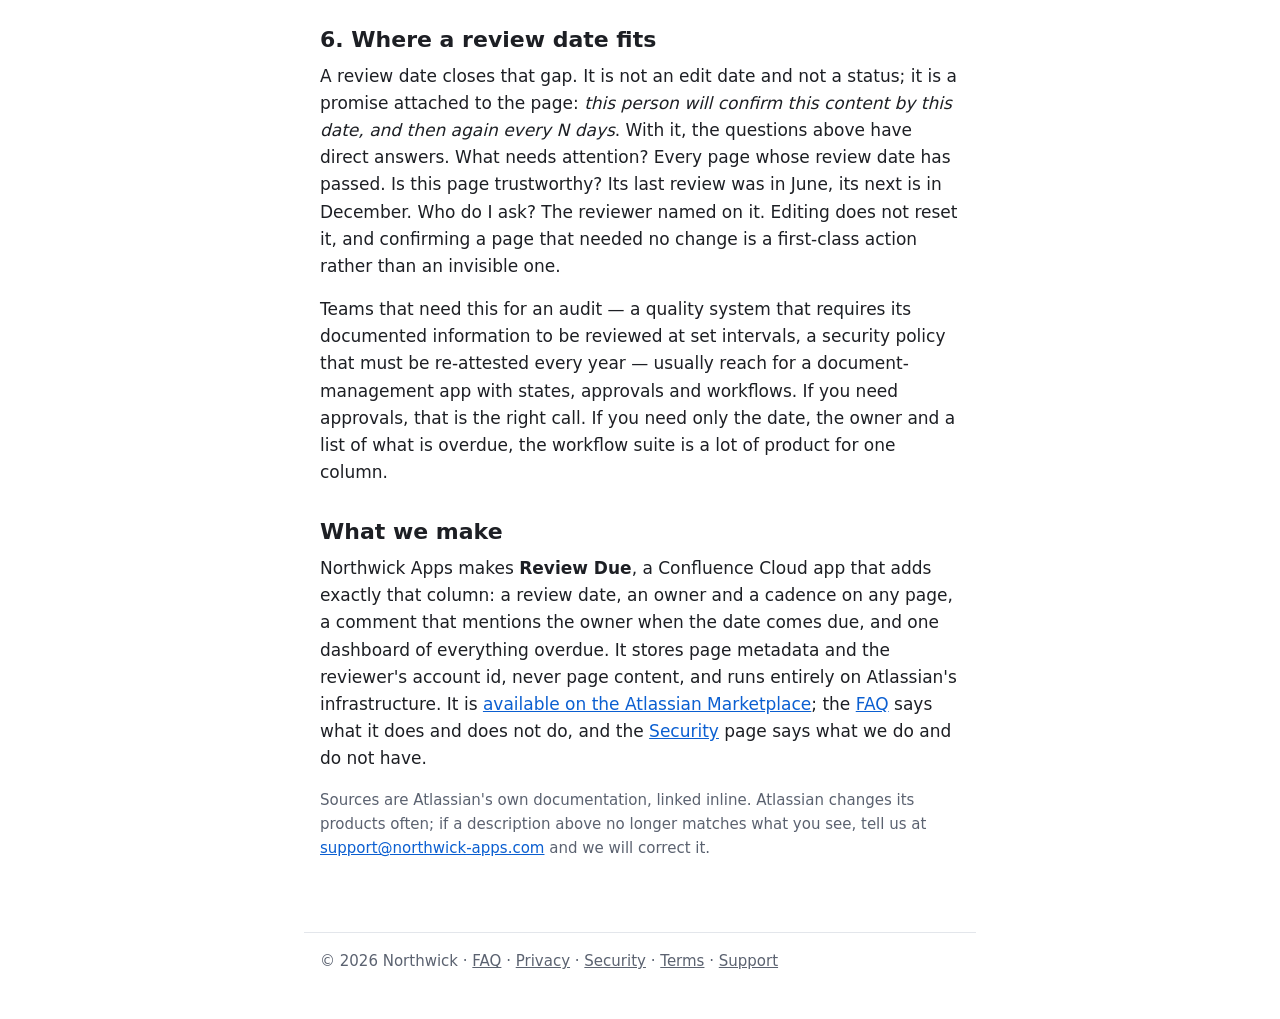
<file: keep-confluence-pages-up-to-date.html>
<!DOCTYPE html>
<html lang="en">
<head>
  <meta charset="utf-8">
  <meta name="viewport" content="width=device-width, initial-scale=1">
  <title>How to keep Confluence pages up to date – Northwick</title>
  <meta name="description" content="What Confluence Cloud gives you to keep pages current — page status, page owner, the content manager, automation and CQL — what each one does not do, and where a review date fits.">
  <link rel="stylesheet" href="style.css">
</head>
<body>
  <header>
    <a class="brand" href="./">Northwick</a>
    <nav>
      <a href="faq.html">FAQ</a>
      <a href="privacy.html">Privacy</a>
      <a href="security.html">Security</a>
      <a href="terms.html">Terms</a>
      <a href="support.html">Support</a>
    </nav>
  </header>

  <main>
    <h1>How to keep Confluence pages up to date</h1>
    <p class="meta">Published: 26 September 2026 · Applies to Confluence Cloud</p>

    <p>Every Confluence site older than a year has the same problem: pages that were right when they were written and that nobody has checked since. The onboarding guide still names a tool the team replaced. The runbook has a step that no longer exists. The policy page says "reviewed annually" and was last edited three years ago. Readers cannot tell which pages to trust, so they stop trusting all of them and ask in chat instead.</p>

    <p>This article goes through what Confluence Cloud itself gives you for this, in the order you should try them, and is honest about what each one does not do. At the end there is one paragraph about our own app. If you delete that paragraph, the article should still be worth your time; that was the test we wrote it to.</p>

    <h2>1. Start with what Confluence already records</h2>

    <p>Confluence knows two dates about every page: when it was created and when it was last changed. Both are searchable. In the search bar, or in a <em>Confluence Query Language</em> (CQL) search, <code>lastmodified</code> filters pages by the date of their last edit, and it accepts relative dates through functions such as <code>endOfDay("-90d")</code> and <code>startOfYear()</code> (<a href="https://developer.atlassian.com/cloud/confluence/advanced-searching-using-cql/">Advanced searching using CQL</a>, <a href="https://developer.atlassian.com/cloud/confluence/cql-functions/">CQL functions</a>). So a query like</p>

    <pre><code>type = page and space = OPS and lastmodified &lt; endOfDay("-90d")</code></pre>

    <p>lists every page in one space that nobody has touched for three months. Atlassian's own knowledge base describes the same idea for finding content that has not been modified in a period (<a href="https://support.atlassian.com/confluence/kb/how-do-i-obtain-content-that-has-not-been-modified-in-a-certain-period-of-time/">How do I obtain content that has not been modified in a certain period of time?</a>).</p>

    <p><strong>What it does not do.</strong> "Last modified" measures editing, not checking. A page somebody fixed a typo on last week counts as fresh even if its content is two years wrong; a page that is still perfectly correct counts as stale because nobody had a reason to edit it. The query finds candidates for review. It cannot tell you which of them were reviewed and found fine.</p>

    <h2>2. The content manager and its "Last active" filter</h2>

    <p>On Confluence Premium and Enterprise, space admins have a <strong>content manager</strong> for cleaning up a space (<a href="https://support.atlassian.com/confluence-cloud/docs/manage-your-content-tree/">Clean up a space with the content manager</a>). Its <strong>Last active</strong> dropdown filters pages that have not been viewed, updated or commented on within a timeframe you pick. Atlassian's page states two limits plainly: the filter "won't return a complete list", because it only returns pages that have no child pages (nested content inherits view permissions from its parent, and the filter is built to be safe about that), and bulk archiving is capped at 500 items per attempt and bulk deleting at 100 (<a href="https://support.atlassian.com/confluence-cloud/docs/archive-pages/">Archive content items</a>).</p>

    <p><strong>What it does not do.</strong> It answers "what is nobody using?", which is the archiving question. It does not answer "what is still correct?", which is the review question. A rarely viewed page can be the one that matters most on the day someone finally needs it, and a page viewed a hundred times a week can be wrong a hundred times a week.</p>

    <h2>3. Page status: tell readers what they are looking at</h2>

    <p>A <strong>page status</strong> is a small coloured label under the title, such as "Draft", "In review" or "Verified" (<a href="https://support.atlassian.com/confluence-cloud/docs/add-a-status-to-your-page-or-blog/">Add a status to your content</a>). Atlassian's description: each status is a colour and a label of up to 20 characters; a space admin allows statuses in a space and can define suggested ones; anyone who can edit the page can set it. Automation can change it for you (see section 5).</p>

    <p>This is the right tool for setting expectations. A reader who sees "Verified" reads on; one who sees "Draft" knows to ask. Use it.</p>

    <p><strong>What it does not do.</strong> A status has no date and no owner. "Verified" says that somebody verified the page once; it does not say when, by whom, or when it is due again, and nothing ever turns it back off. Six months later "Verified" is still there, and it is now the most misleading word on the page.</p>

    <h2>4. Page owner: make one person responsible</h2>

    <p>Every page has an <strong>owner</strong>. By default it is the person who created the page, and ownership can be transferred to someone else as a way of saying who the "point person" for that content is, for example when the original author leaves the team (<a href="https://support.atlassian.com/confluence-cloud/docs/transfer-content-item-ownership-from-one-user-to-another/">Transfer content item ownership from one user to another</a>). Set it deliberately on the pages that matter; a page whose owner left the company two years ago has, in practice, no owner.</p>

    <p><strong>What it does not do.</strong> Owning a page does not remind the owner of anything. There is no date attached to ownership and no notification when a page has gone too long without a look. The owner field tells you whom to ask. It does not ask them.</p>

    <h2>5. Automation: chain the pieces together</h2>

    <p>Confluence automation lets you build flows from a trigger, optional conditions and actions (<a href="https://support.atlassian.com/confluence-cloud/docs/what-is-confluence-automation/">Confluence automation</a>, <a href="https://support.atlassian.com/cloud-automation/docs/triggers-in-confluence-automation/">Triggers</a>, <a href="https://support.atlassian.com/cloud-automation/docs/conditions-in-confluence-automation/">Conditions</a>, <a href="https://support.atlassian.com/cloud-automation/docs/actions-in-confluence-automation/">Actions</a>). Triggers include events such as a page being published and scheduled times such as "Tuesday at 10am". A CQL condition restricts a flow to pages matching a query. Actions include changing a page's status and transferring its ownership. Check Atlassian's pages for which plan your site needs and how many runs it allows; those limits change, and we would rather send you to the source than misquote it.</p>

    <p>Put together, the pieces above can give you something real: a scheduled flow that finds pages last updated more than a set number of months ago and sets their status to "Needs review", for instance. One detail from Atlassian's trigger page: in Confluence the Scheduled trigger takes no query, so the finding is done by the <em>Lookup pages</em> action ("last updated more than" a number of months, days or weeks) or by a branch, not by the trigger itself. That is a good baseline and costs nothing beyond the plan you already have.</p>

    <p><strong>What it does not do.</strong> The flow still runs on the edit date, so it inherits the problem from section 1: it flags pages that were edited long ago, not pages that were <em>checked</em> long ago, and it clears the flag on any edit, including the one someone makes to remove the flag. It also has no memory of a review: when the owner reads the page, decides it is fine and changes nothing, the automation has no way to know that, and the page comes back in the next run. What is missing is a fact that Confluence does not store: the date a human last confirmed the page is correct, and the date they are due to do it again.</p>

    <h2>6. Where a review date fits</h2>

    <p>A review date closes that gap. It is not an edit date and not a status; it is a promise attached to the page: <em>this person will confirm this content by this date, and then again every N days</em>. With it, the questions above have direct answers. What needs attention? Every page whose review date has passed. Is this page trustworthy? Its last review was in June, its next is in December. Who do I ask? The reviewer named on it. Editing does not reset it, and confirming a page that needed no change is a first-class action rather than an invisible one.</p>

    <p>Teams that need this for an audit — a quality system that requires its documented information to be reviewed at set intervals, a security policy that must be re-attested every year — usually reach for a document-management app with states, approvals and workflows. If you need approvals, that is the right call. If you need only the date, the owner and a list of what is overdue, the workflow suite is a lot of product for one column.</p>

    <h2>What we make</h2>

    <p>Northwick Apps makes <strong>Review Due</strong>, a Confluence Cloud app that adds exactly that column: a review date, an owner and a cadence on any page, a comment that mentions the owner when the date comes due, and one dashboard of everything overdue. It stores page metadata and the reviewer's account id, never page content, and runs entirely on Atlassian's infrastructure. It is <a href="https://marketplace.atlassian.com/apps/1448228180/review-due" rel="noopener">available on the Atlassian Marketplace</a>; the <a href="faq.html">FAQ</a> says what it does and does not do, and the <a href="security.html">Security</a> page says what we do and do not have.</p>

    <p class="meta">Sources are Atlassian's own documentation, linked inline. Atlassian changes its products often; if a description above no longer matches what you see, tell us at <a href="mailto:support@northwick-apps.com?subject=Article%20correction">support@northwick-apps.com</a> and we will correct it.</p>
  </main>

  <footer>
    <p>© 2026 Northwick · <a href="faq.html">FAQ</a> · <a href="privacy.html">Privacy</a> · <a href="security.html">Security</a> · <a href="terms.html">Terms</a> · <a href="support.html">Support</a></p>
  </footer>
</body>
</html>
</file>
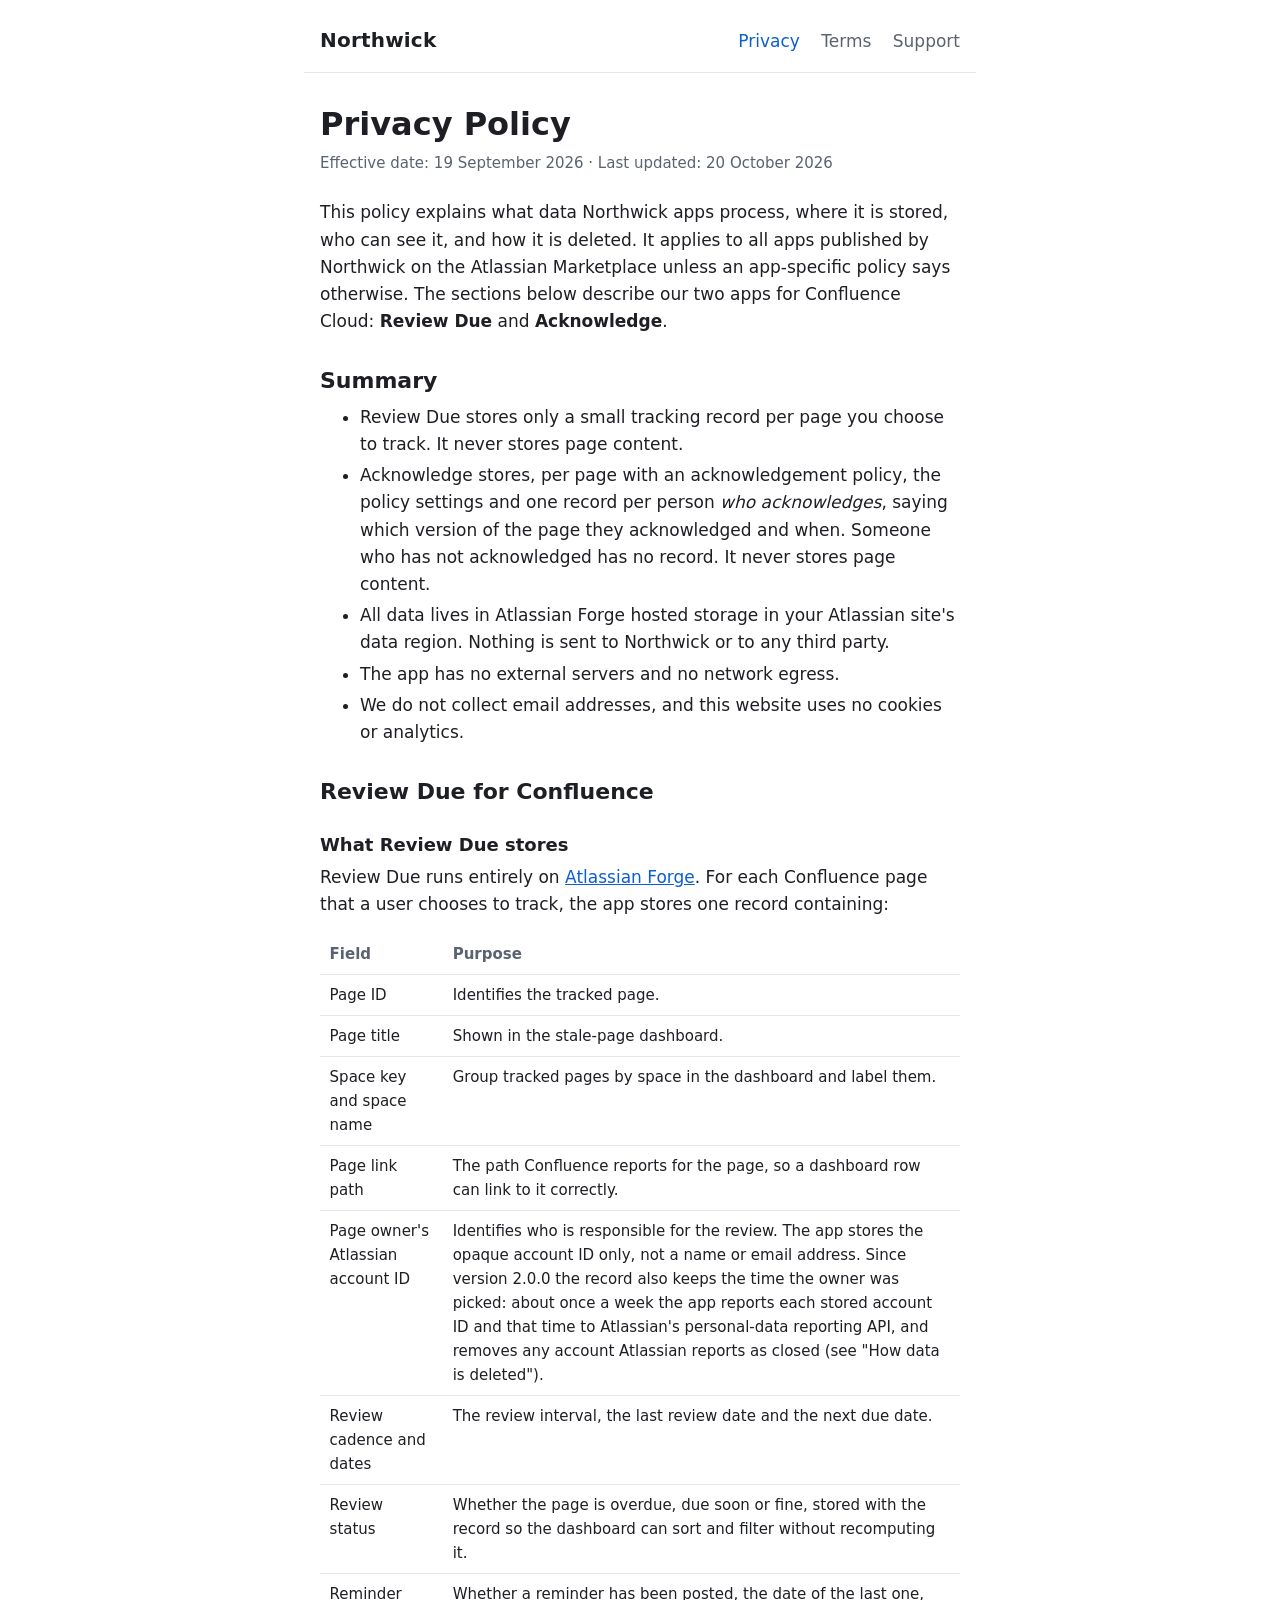
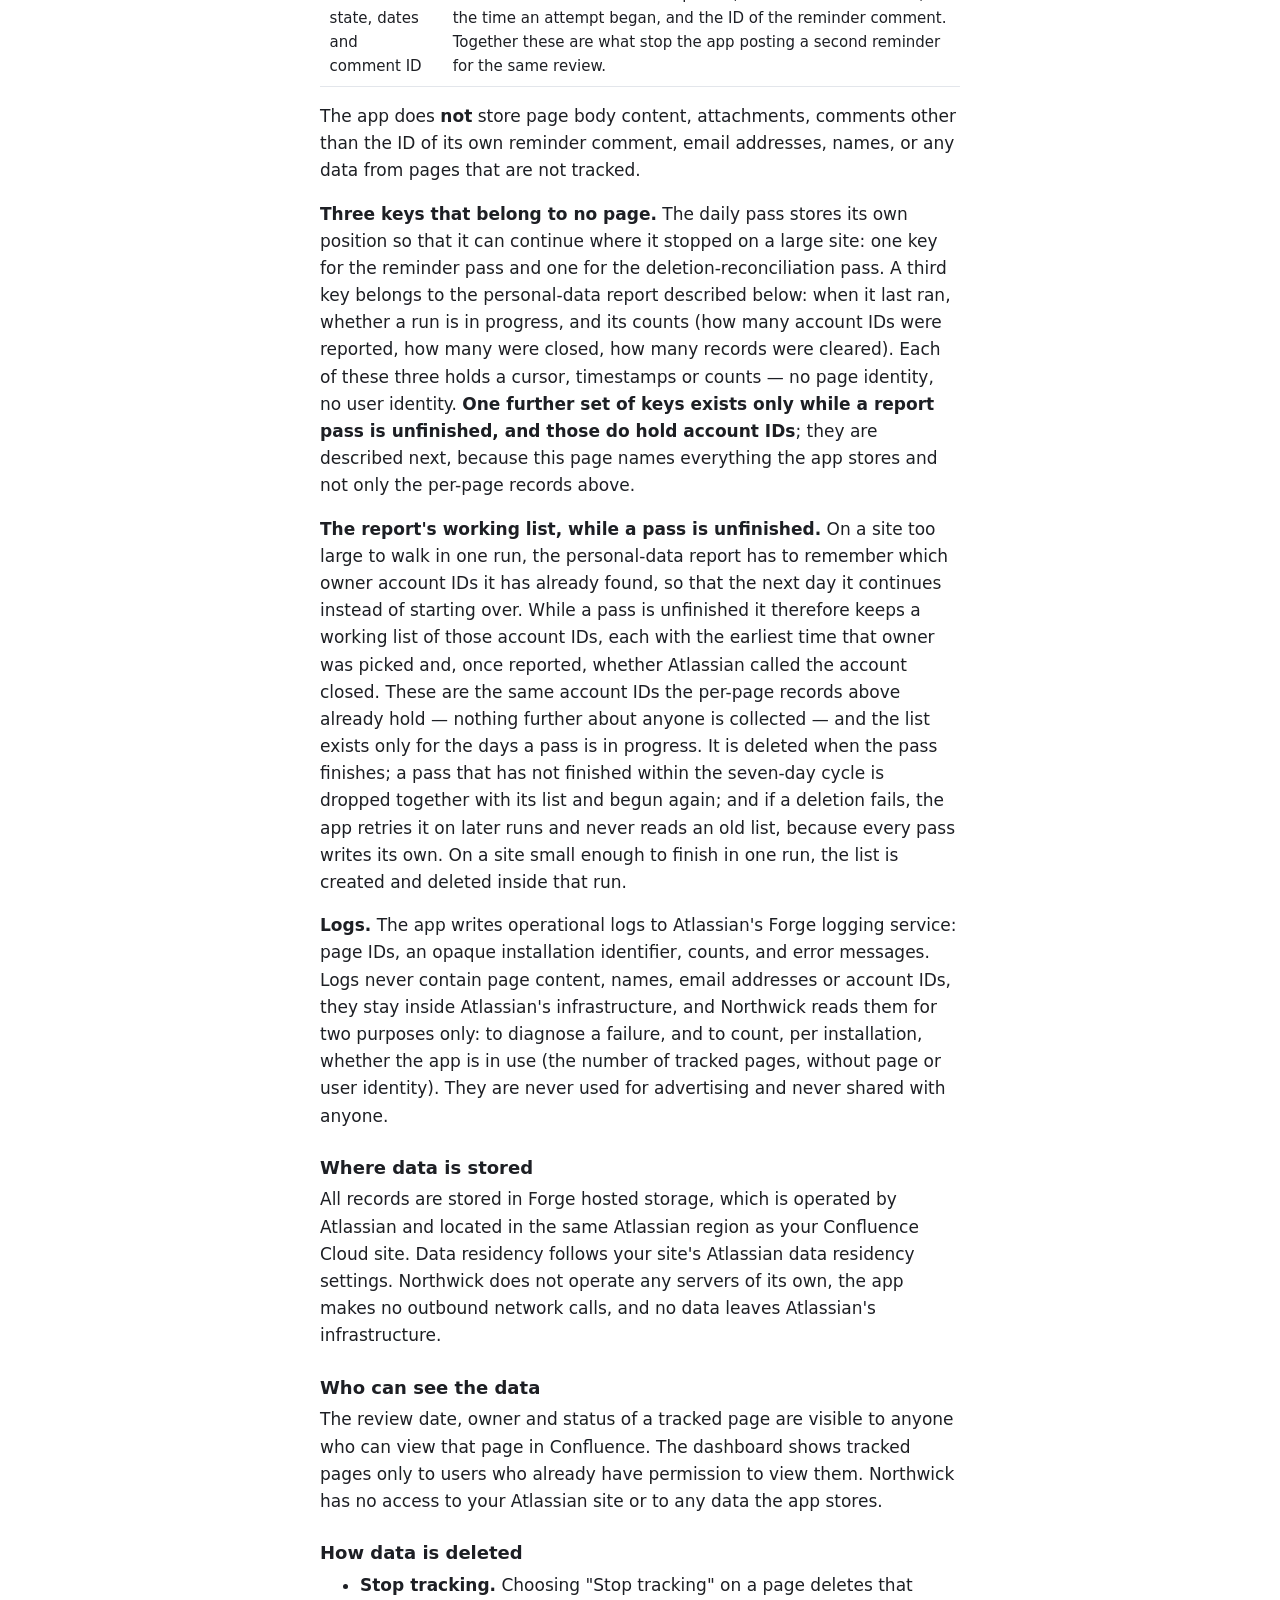
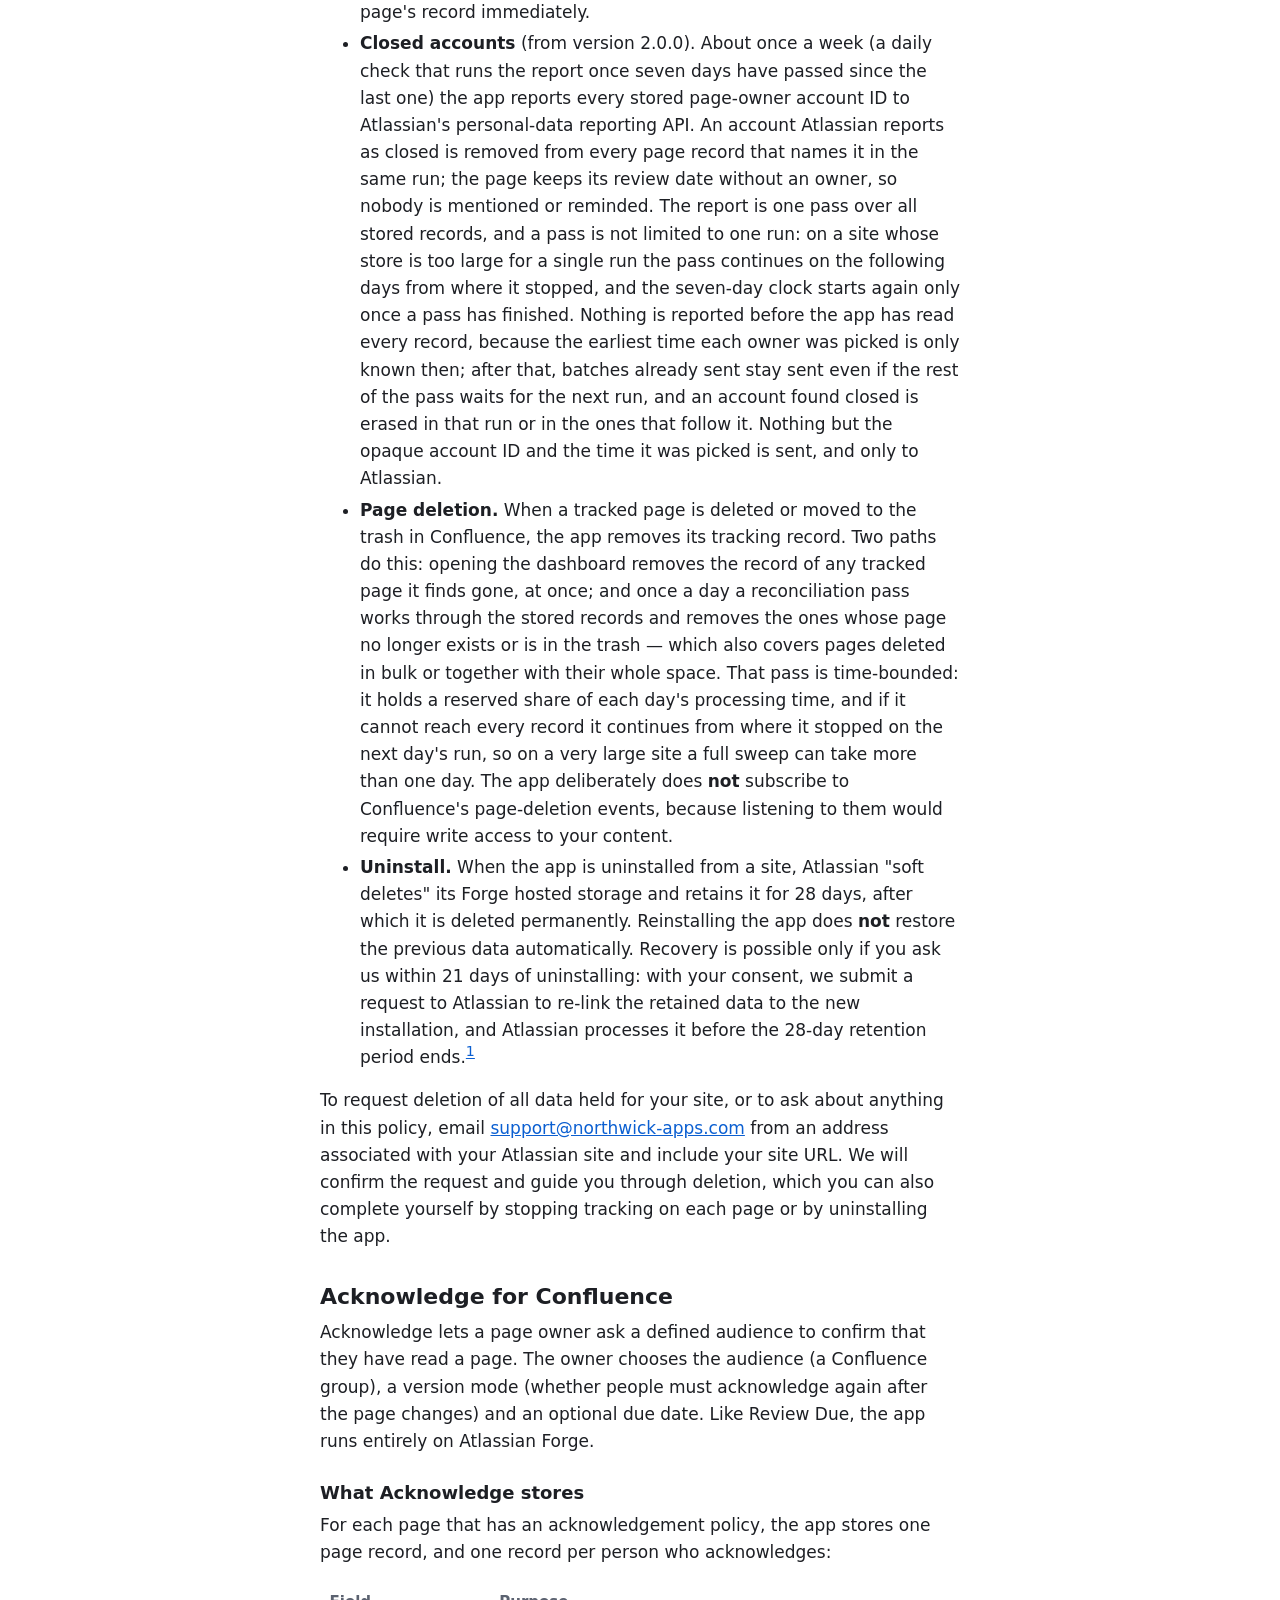
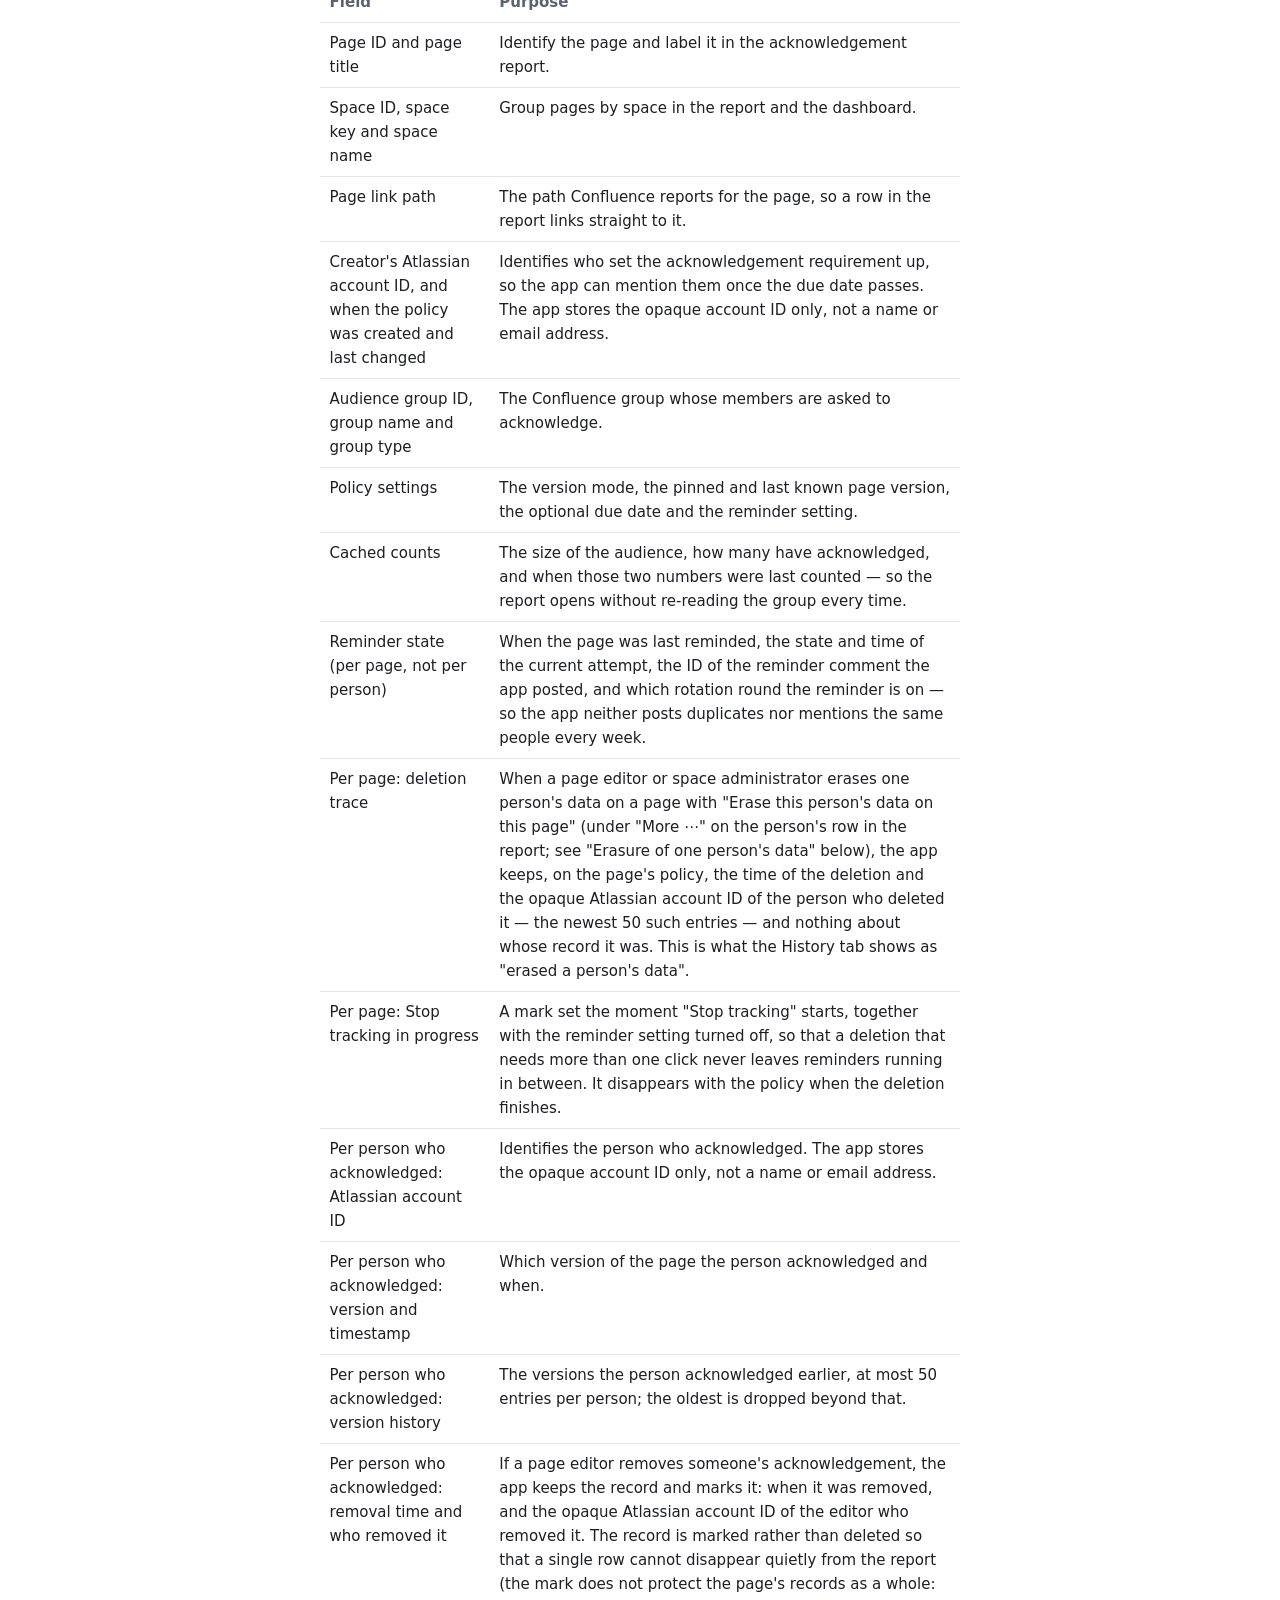
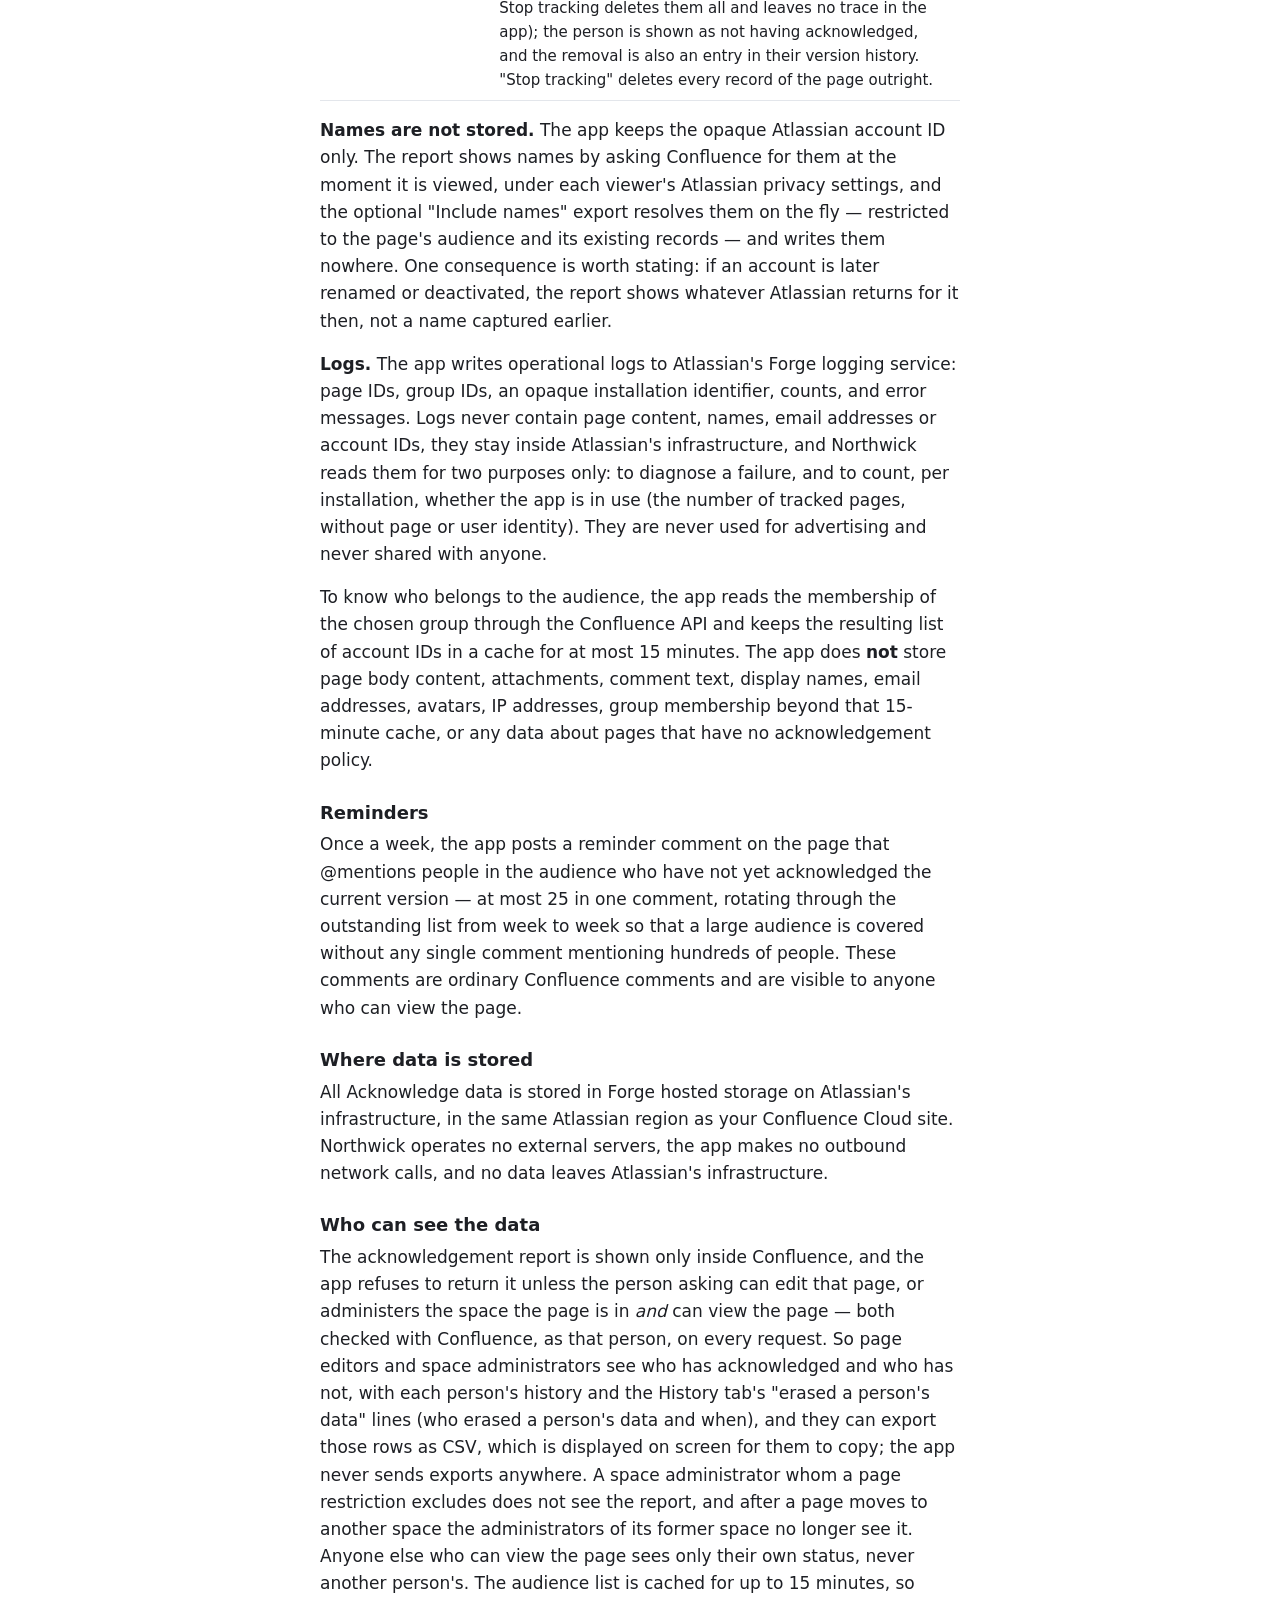
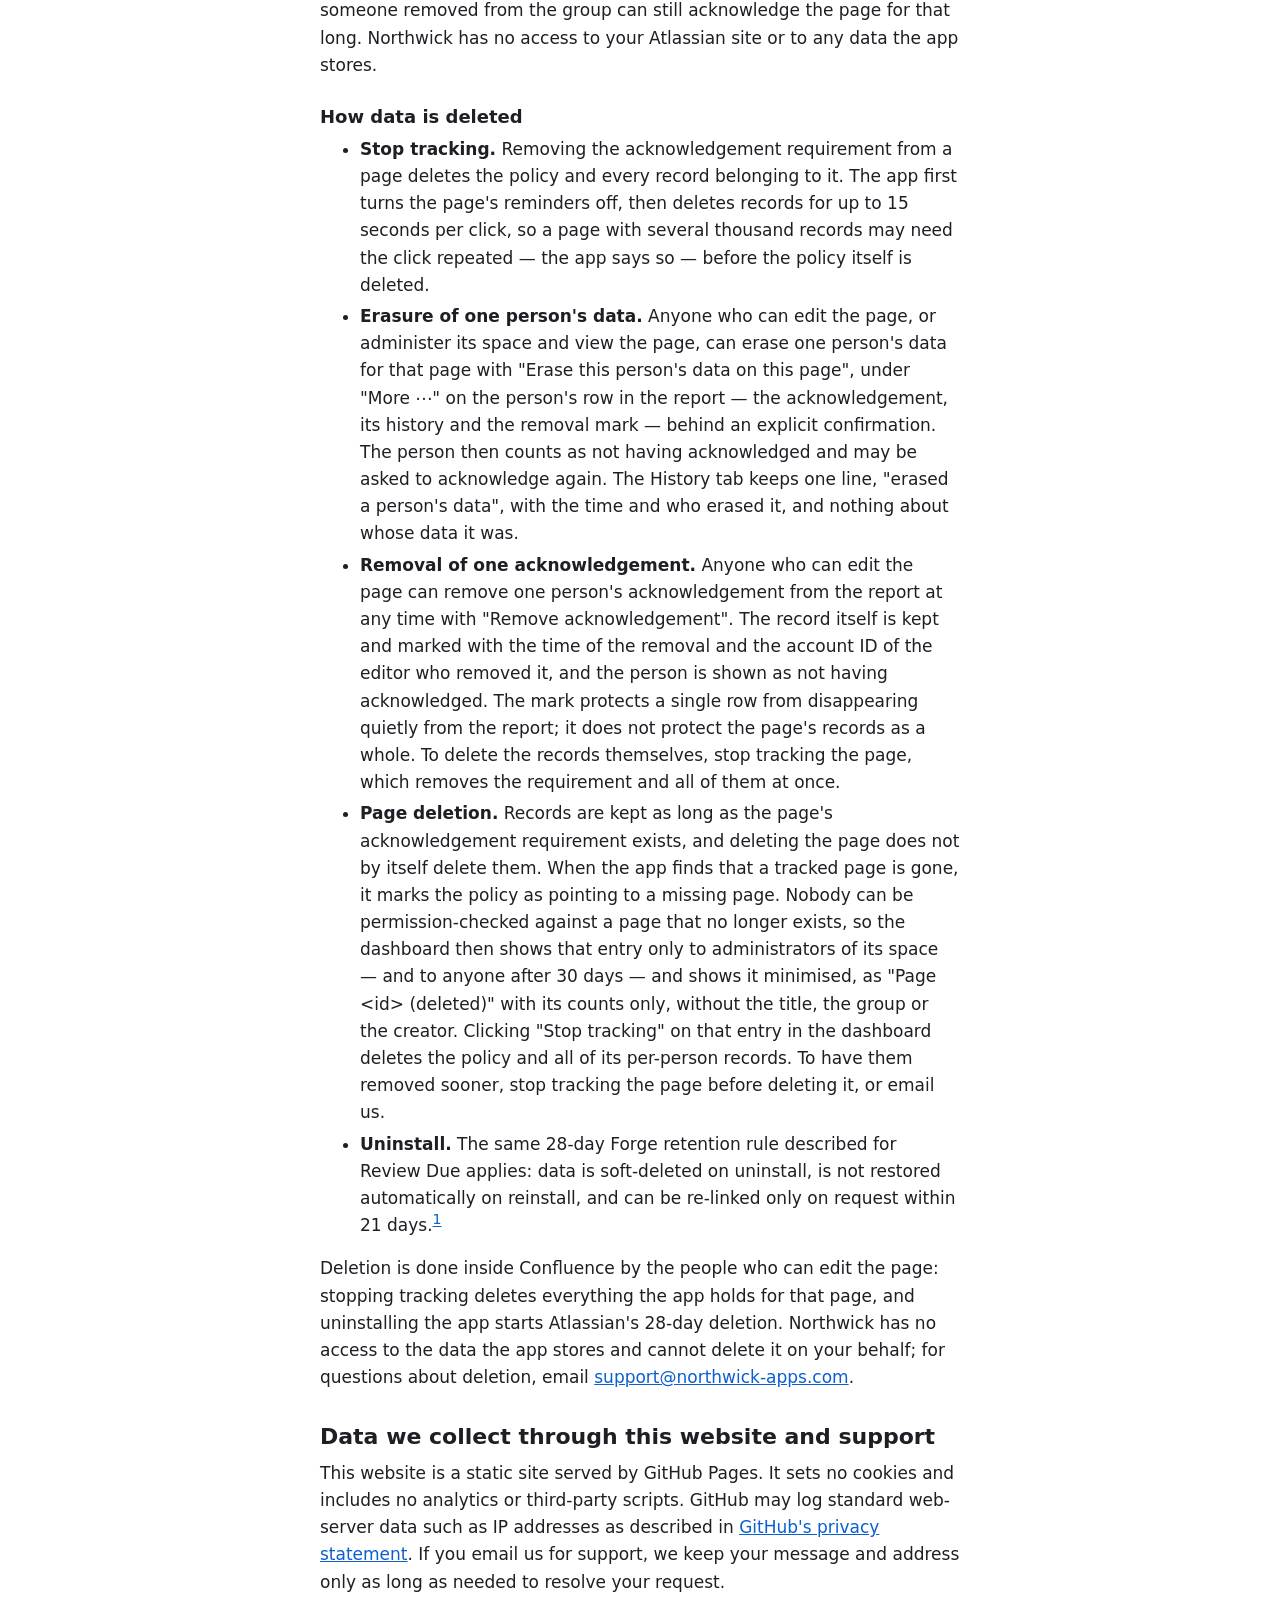
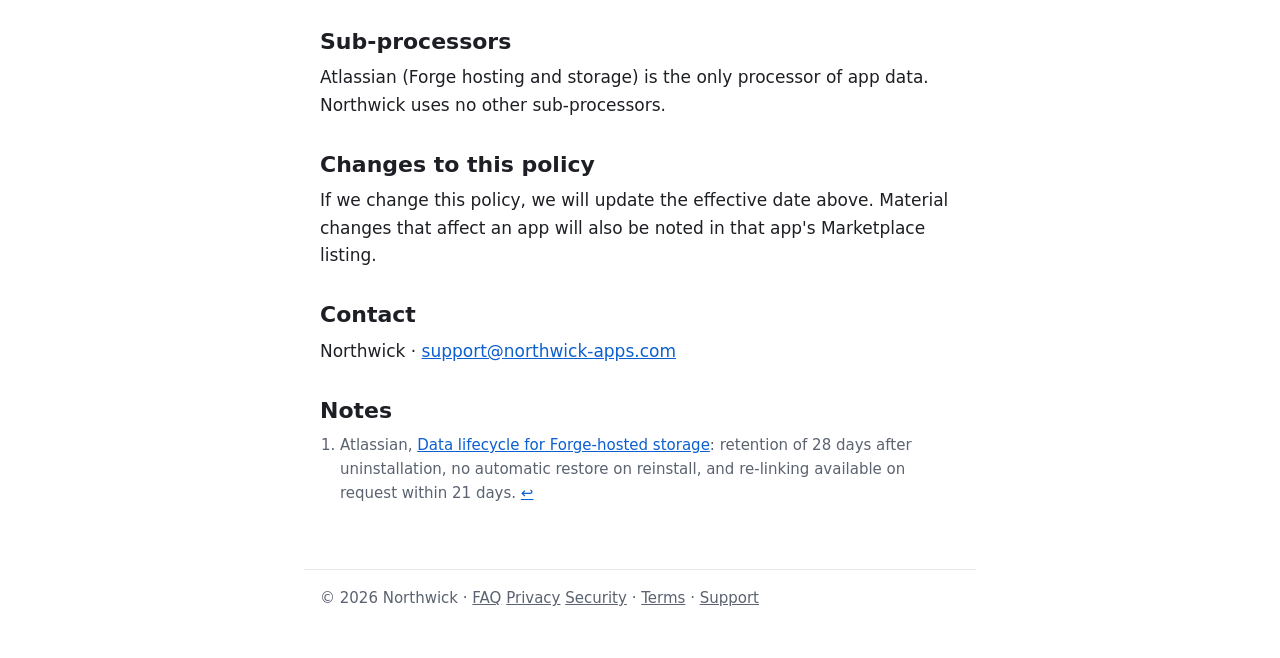
<file: privacy.html>
<!DOCTYPE html>
<html lang="en">
<head>
  <meta charset="utf-8">
  <meta name="viewport" content="width=device-width, initial-scale=1">
  <title>Privacy Policy – Northwick</title>
  <meta name="description" content="Privacy policy for Northwick apps on the Atlassian Marketplace, including Review Due for Confluence Cloud.">
  <link rel="stylesheet" href="style.css">
</head>
<body>
  <header>
    <a class="brand" href="./">Northwick</a>
    <nav>
      <a href="privacy.html" aria-current="page">Privacy</a>
      <a href="terms.html">Terms</a>
      <a href="support.html">Support</a>
    </nav>
  </header>

  <main>
    <h1>Privacy Policy</h1>
    <p class="meta">Effective date: 19 September 2026 · Last updated: 20 October 2026</p>

    <p>This policy explains what data Northwick apps process, where it is stored, who can see it, and how it is deleted. It applies to all apps published by Northwick on the Atlassian Marketplace unless an app-specific policy says otherwise. The sections below describe our two apps for Confluence Cloud: <strong>Review Due</strong> and <strong>Acknowledge</strong>.</p>

    <h2>Summary</h2>
    <ul>
      <li>Review Due stores only a small tracking record per page you choose to track. It never stores page content.</li>
      <li>Acknowledge stores, per page with an acknowledgement policy, the policy settings and one record per person <em>who acknowledges</em>, saying which version of the page they acknowledged and when. Someone who has not acknowledged has no record. It never stores page content.</li>
      <li>All data lives in Atlassian Forge hosted storage in your Atlassian site's data region. Nothing is sent to Northwick or to any third party.</li>
      <li>The app has no external servers and no network egress.</li>
      <li>We do not collect email addresses, and this website uses no cookies or analytics.</li>
    </ul>

    <h2>Review Due for Confluence</h2>

    <h3>What Review Due stores</h3>
    <p>Review Due runs entirely on <a href="https://developer.atlassian.com/platform/forge/" rel="noopener">Atlassian Forge</a>. For each Confluence page that a user chooses to track, the app stores one record containing:</p>
    <table>
      <thead>
        <tr><th>Field</th><th>Purpose</th></tr>
      </thead>
      <tbody>
        <tr><td>Page ID</td><td>Identifies the tracked page.</td></tr>
        <tr><td>Page title</td><td>Shown in the stale-page dashboard.</td></tr>
        <tr><td>Space key and space name</td><td>Group tracked pages by space in the dashboard and label them.</td></tr>
        <tr><td>Page link path</td><td>The path Confluence reports for the page, so a dashboard row can link to it correctly.</td></tr>
        <tr><td>Page owner's Atlassian account ID</td><td>Identifies who is responsible for the review. The app stores the opaque account ID only, not a name or email address. Since version 2.0.0 the record also keeps the time the owner was picked: about once a week the app reports each stored account ID and that time to Atlassian's personal-data reporting API, and removes any account Atlassian reports as closed (see "How data is deleted").</td></tr>
        <tr><td>Review cadence and dates</td><td>The review interval, the last review date and the next due date.</td></tr>
        <tr><td>Review status</td><td>Whether the page is overdue, due soon or fine, stored with the record so the dashboard can sort and filter without recomputing it.</td></tr>
        <tr><td>Reminder state, dates and comment ID</td><td>Whether a reminder has been posted, the date of the last one, the time an attempt began, and the ID of the reminder comment. Together these are what stop the app posting a second reminder for the same review.</td></tr>
      </tbody>
    </table>
    <p>The app does <strong>not</strong> store page body content, attachments, comments other than the ID of its own reminder comment, email addresses, names, or any data from pages that are not tracked.</p>
    <p><strong>Three keys that belong to no page.</strong> The daily pass stores its own position so that it can continue where it stopped on a large site: one key for the reminder pass and one for the deletion-reconciliation pass. A third key belongs to the personal-data report described below: when it last ran, whether a run is in progress, and its counts (how many account IDs were reported, how many were closed, how many records were cleared). Each of these three holds a cursor, timestamps or counts — no page identity, no user identity. <strong>One further set of keys exists only while a report pass is unfinished, and those do hold account IDs</strong>; they are described next, because this page names everything the app stores and not only the per-page records above.</p>
    <p><strong>The report's working list, while a pass is unfinished.</strong> On a site too large to walk in one run, the personal-data report has to remember which owner account IDs it has already found, so that the next day it continues instead of starting over. While a pass is unfinished it therefore keeps a working list of those account IDs, each with the earliest time that owner was picked and, once reported, whether Atlassian called the account closed. These are the same account IDs the per-page records above already hold — nothing further about anyone is collected — and the list exists only for the days a pass is in progress. It is deleted when the pass finishes; a pass that has not finished within the seven-day cycle is dropped together with its list and begun again; and if a deletion fails, the app retries it on later runs and never reads an old list, because every pass writes its own. On a site small enough to finish in one run, the list is created and deleted inside that run.</p>
    <p><strong>Logs.</strong> The app writes operational logs to Atlassian's Forge logging service: page IDs, an opaque installation identifier, counts, and error messages. Logs never contain page content, names, email addresses or account IDs, they stay inside Atlassian's infrastructure, and Northwick reads them for two purposes only: to diagnose a failure, and to count, per installation, whether the app is in use (the number of tracked pages, without page or user identity). They are never used for advertising and never shared with anyone.</p>

    <h3>Where data is stored</h3>
    <p>All records are stored in Forge hosted storage, which is operated by Atlassian and located in the same Atlassian region as your Confluence Cloud site. Data residency follows your site's Atlassian data residency settings. Northwick does not operate any servers of its own, the app makes no outbound network calls, and no data leaves Atlassian's infrastructure.</p>

    <h3>Who can see the data</h3>
    <p>The review date, owner and status of a tracked page are visible to anyone who can view that page in Confluence. The dashboard shows tracked pages only to users who already have permission to view them. Northwick has no access to your Atlassian site or to any data the app stores.</p>

    <h3>How data is deleted</h3>
    <ul>
      <li><strong>Stop tracking.</strong> Choosing "Stop tracking" on a page deletes that page's record immediately.</li>
      <li><strong>Closed accounts</strong> (from version 2.0.0). About once a week (a daily check that runs the report once seven days have passed since the last one) the app reports every stored page-owner account ID to Atlassian's personal-data reporting API. An account Atlassian reports as closed is removed from every page record that names it in the same run; the page keeps its review date without an owner, so nobody is mentioned or reminded. The report is one pass over all stored records, and a pass is not limited to one run: on a site whose store is too large for a single run the pass continues on the following days from where it stopped, and the seven-day clock starts again only once a pass has finished. Nothing is reported before the app has read every record, because the earliest time each owner was picked is only known then; after that, batches already sent stay sent even if the rest of the pass waits for the next run, and an account found closed is erased in that run or in the ones that follow it. Nothing but the opaque account ID and the time it was picked is sent, and only to Atlassian.</li>
      <li><strong>Page deletion.</strong> When a tracked page is deleted or moved to the trash in Confluence, the app removes its tracking record. Two paths do this: opening the dashboard removes the record of any tracked page it finds gone, at once; and once a day a reconciliation pass works through the stored records and removes the ones whose page no longer exists or is in the trash — which also covers pages deleted in bulk or together with their whole space. That pass is time-bounded: it holds a reserved share of each day's processing time, and if it cannot reach every record it continues from where it stopped on the next day's run, so on a very large site a full sweep can take more than one day. The app deliberately does <strong>not</strong> subscribe to Confluence's page-deletion events, because listening to them would require write access to your content.</li>
      <li><strong>Uninstall.</strong> When the app is uninstalled from a site, Atlassian "soft deletes" its Forge hosted storage and retains it for 28 days, after which it is deleted permanently. Reinstalling the app does <strong>not</strong> restore the previous data automatically. Recovery is possible only if you ask us within 21 days of uninstalling: with your consent, we submit a request to Atlassian to re-link the retained data to the new installation, and Atlassian processes it before the 28-day retention period ends.<sup><a href="#fn1" id="ref1">1</a></sup></li>
    </ul>
    <p>To request deletion of all data held for your site, or to ask about anything in this policy, email <a href="mailto:support@northwick-apps.com">support@northwick-apps.com</a> from an address associated with your Atlassian site and include your site URL. We will confirm the request and guide you through deletion, which you can also complete yourself by stopping tracking on each page or by uninstalling the app.</p>

    <h2>Acknowledge for Confluence</h2>
    <p>Acknowledge lets a page owner ask a defined audience to confirm that they have read a page. The owner chooses the audience (a Confluence group), a version mode (whether people must acknowledge again after the page changes) and an optional due date. Like Review Due, the app runs entirely on Atlassian Forge.</p>

    <h3>What Acknowledge stores</h3>
    <p>For each page that has an acknowledgement policy, the app stores one page record, and one record per person who acknowledges:</p>
    <table>
      <thead>
        <tr><th>Field</th><th>Purpose</th></tr>
      </thead>
      <tbody>
        <tr><td>Page ID and page title</td><td>Identify the page and label it in the acknowledgement report.</td></tr>
        <tr><td>Space ID, space key and space name</td><td>Group pages by space in the report and the dashboard.</td></tr>
        <tr><td>Page link path</td><td>The path Confluence reports for the page, so a row in the report links straight to it.</td></tr>
        <tr><td>Creator's Atlassian account ID, and when the policy was created and last changed</td><td>Identifies who set the acknowledgement requirement up, so the app can mention them once the due date passes. The app stores the opaque account ID only, not a name or email address.</td></tr>
        <tr><td>Audience group ID, group name and group type</td><td>The Confluence group whose members are asked to acknowledge.</td></tr>
        <tr><td>Policy settings</td><td>The version mode, the pinned and last known page version, the optional due date and the reminder setting.</td></tr>
        <tr><td>Cached counts</td><td>The size of the audience, how many have acknowledged, and when those two numbers were last counted — so the report opens without re-reading the group every time.</td></tr>
        <tr><td>Reminder state (per page, not per person)</td><td>When the page was last reminded, the state and time of the current attempt, the ID of the reminder comment the app posted, and which rotation round the reminder is on — so the app neither posts duplicates nor mentions the same people every week.</td></tr>
        <tr><td>Per page: deletion trace</td><td>When a page editor or space administrator erases one person's data on a page with "Erase this person's data on this page" (under "More ⋯" on the person's row in the report; see "Erasure of one person's data" below), the app keeps, on the page's policy, the time of the deletion and the opaque Atlassian account ID of the person who deleted it — the newest 50 such entries — and nothing about whose record it was. This is what the History tab shows as "erased a person's data".</td></tr>
        <tr><td>Per page: Stop tracking in progress</td><td>A mark set the moment "Stop tracking" starts, together with the reminder setting turned off, so that a deletion that needs more than one click never leaves reminders running in between. It disappears with the policy when the deletion finishes.</td></tr>
        <tr><td>Per person who acknowledged: Atlassian account ID</td><td>Identifies the person who acknowledged. The app stores the opaque account ID only, not a name or email address.</td></tr>
        <tr><td>Per person who acknowledged: version and timestamp</td><td>Which version of the page the person acknowledged and when.</td></tr>
        <tr><td>Per person who acknowledged: version history</td><td>The versions the person acknowledged earlier, at most 50 entries per person; the oldest is dropped beyond that.</td></tr>
        <tr><td>Per person who acknowledged: removal time and who removed it</td><td>If a page editor removes someone's acknowledgement, the app keeps the record and marks it: when it was removed, and the opaque Atlassian account ID of the editor who removed it. The record is marked rather than deleted so that a single row cannot disappear quietly from the report (the mark does not protect the page's records as a whole: Stop tracking deletes them all and leaves no trace in the app); the person is shown as not having acknowledged, and the removal is also an entry in their version history. "Stop tracking" deletes every record of the page outright.</td></tr>
      </tbody>
    </table>
    <p><strong>Names are not stored.</strong> The app keeps the opaque Atlassian account ID only. The report shows names by asking Confluence for them at the moment it is viewed, under each viewer's Atlassian privacy settings, and the optional "Include names" export resolves them on the fly — restricted to the page's audience and its existing records — and writes them nowhere. One consequence is worth stating: if an account is later renamed or deactivated, the report shows whatever Atlassian returns for it then, not a name captured earlier.</p>
    <p><strong>Logs.</strong> The app writes operational logs to Atlassian's Forge logging service: page IDs, group IDs, an opaque installation identifier, counts, and error messages. Logs never contain page content, names, email addresses or account IDs, they stay inside Atlassian's infrastructure, and Northwick reads them for two purposes only: to diagnose a failure, and to count, per installation, whether the app is in use (the number of tracked pages, without page or user identity). They are never used for advertising and never shared with anyone.</p>
    <p>To know who belongs to the audience, the app reads the membership of the chosen group through the Confluence API and keeps the resulting list of account IDs in a cache for at most 15 minutes. The app does <strong>not</strong> store page body content, attachments, comment text, display names, email addresses, avatars, IP addresses, group membership beyond that 15-minute cache, or any data about pages that have no acknowledgement policy.</p>

    <h3>Reminders</h3>
    <p>Once a week, the app posts a reminder comment on the page that @mentions people in the audience who have not yet acknowledged the current version — at most 25 in one comment, rotating through the outstanding list from week to week so that a large audience is covered without any single comment mentioning hundreds of people. These comments are ordinary Confluence comments and are visible to anyone who can view the page.</p>

    <h3>Where data is stored</h3>
    <p>All Acknowledge data is stored in Forge hosted storage on Atlassian's infrastructure, in the same Atlassian region as your Confluence Cloud site. Northwick operates no external servers, the app makes no outbound network calls, and no data leaves Atlassian's infrastructure.</p>

    <h3>Who can see the data</h3>
    <p>The acknowledgement report is shown only inside Confluence, and the app refuses to return it unless the person asking can edit that page, or administers the space the page is in <em>and</em> can view the page — both checked with Confluence, as that person, on every request. So page editors and space administrators see who has acknowledged and who has not, with each person's history and the History tab's "erased a person's data" lines (who erased a person's data and when), and they can export those rows as CSV, which is displayed on screen for them to copy; the app never sends exports anywhere. A space administrator whom a page restriction excludes does not see the report, and after a page moves to another space the administrators of its former space no longer see it. Anyone else who can view the page sees only their own status, never another person's. The audience list is cached for up to 15 minutes, so someone removed from the group can still acknowledge the page for that long. Northwick has no access to your Atlassian site or to any data the app stores.</p>

    <h3>How data is deleted</h3>
    <ul>
      <li><strong>Stop tracking.</strong> Removing the acknowledgement requirement from a page deletes the policy and every record belonging to it. The app first turns the page's reminders off, then deletes records for up to 15 seconds per click, so a page with several thousand records may need the click repeated — the app says so — before the policy itself is deleted.</li>
      <li><strong>Erasure of one person's data.</strong> Anyone who can edit the page, or administer its space and view the page, can erase one person's data for that page with "Erase this person's data on this page", under "More ⋯" on the person's row in the report — the acknowledgement, its history and the removal mark — behind an explicit confirmation. The person then counts as not having acknowledged and may be asked to acknowledge again. The History tab keeps one line, "erased a person's data", with the time and who erased it, and nothing about whose data it was.</li>
      <li><strong>Removal of one acknowledgement.</strong> Anyone who can edit the page can remove one person's acknowledgement from the report at any time with "Remove acknowledgement". The record itself is kept and marked with the time of the removal and the account ID of the editor who removed it, and the person is shown as not having acknowledged. The mark protects a single row from disappearing quietly from the report; it does not protect the page's records as a whole. To delete the records themselves, stop tracking the page, which removes the requirement and all of them at once.</li>
      <li><strong>Page deletion.</strong> Records are kept as long as the page's acknowledgement requirement exists, and deleting the page does not by itself delete them. When the app finds that a tracked page is gone, it marks the policy as pointing to a missing page. Nobody can be permission-checked against a page that no longer exists, so the dashboard then shows that entry only to administrators of its space — and to anyone after 30 days — and shows it minimised, as "Page &lt;id&gt; (deleted)" with its counts only, without the title, the group or the creator. Clicking "Stop tracking" on that entry in the dashboard deletes the policy and all of its per-person records. To have them removed sooner, stop tracking the page before deleting it, or email us.</li>
      <li><strong>Uninstall.</strong> The same 28-day Forge retention rule described for Review Due applies: data is soft-deleted on uninstall, is not restored automatically on reinstall, and can be re-linked only on request within 21 days.<sup><a href="#fn1">1</a></sup></li>
    </ul>
    <p>Deletion is done inside Confluence by the people who can edit the page: stopping tracking deletes everything the app holds for that page, and uninstalling the app starts Atlassian's 28-day deletion. Northwick has no access to the data the app stores and cannot delete it on your behalf; for questions about deletion, email <a href="mailto:support@northwick-apps.com">support@northwick-apps.com</a>.</p>

    <h2>Data we collect through this website and support</h2>
    <p>This website is a static site served by GitHub Pages. It sets no cookies and includes no analytics or third-party scripts. GitHub may log standard web-server data such as IP addresses as described in <a href="https://docs.github.com/en/site-policy/privacy-policies/github-general-privacy-statement" rel="noopener">GitHub's privacy statement</a>. If you email us for support, we keep your message and address only as long as needed to resolve your request.</p>

    <h2>Sub-processors</h2>
    <p>Atlassian (Forge hosting and storage) is the only processor of app data. Northwick uses no other sub-processors.</p>

    <h2>Changes to this policy</h2>
    <p>If we change this policy, we will update the effective date above. Material changes that affect an app will also be noted in that app's Marketplace listing.</p>

    <h2>Contact</h2>
    <p>Northwick · <a href="mailto:support@northwick-apps.com">support@northwick-apps.com</a></p>

    <h2>Notes</h2>
    <ol class="footnotes">
      <li id="fn1">Atlassian, <a href="https://developer.atlassian.com/platform/forge/storage-reference/hosted-storage-data-lifecycle/" rel="noopener">Data lifecycle for Forge-hosted storage</a>: retention of 28 days after uninstallation, no automatic restore on reinstall, and re-linking available on request within 21 days. <a href="#ref1" aria-label="Back to text">↩</a></li>
    </ol>
  </main>

  <footer>
    <p>© 2026 Northwick · <a href="faq.html">FAQ</a> <a href="privacy.html">Privacy</a> <a href="security.html">Security</a> · <a href="terms.html">Terms</a> · <a href="support.html">Support</a></p>
  </footer>
</body>
</html>
</file>
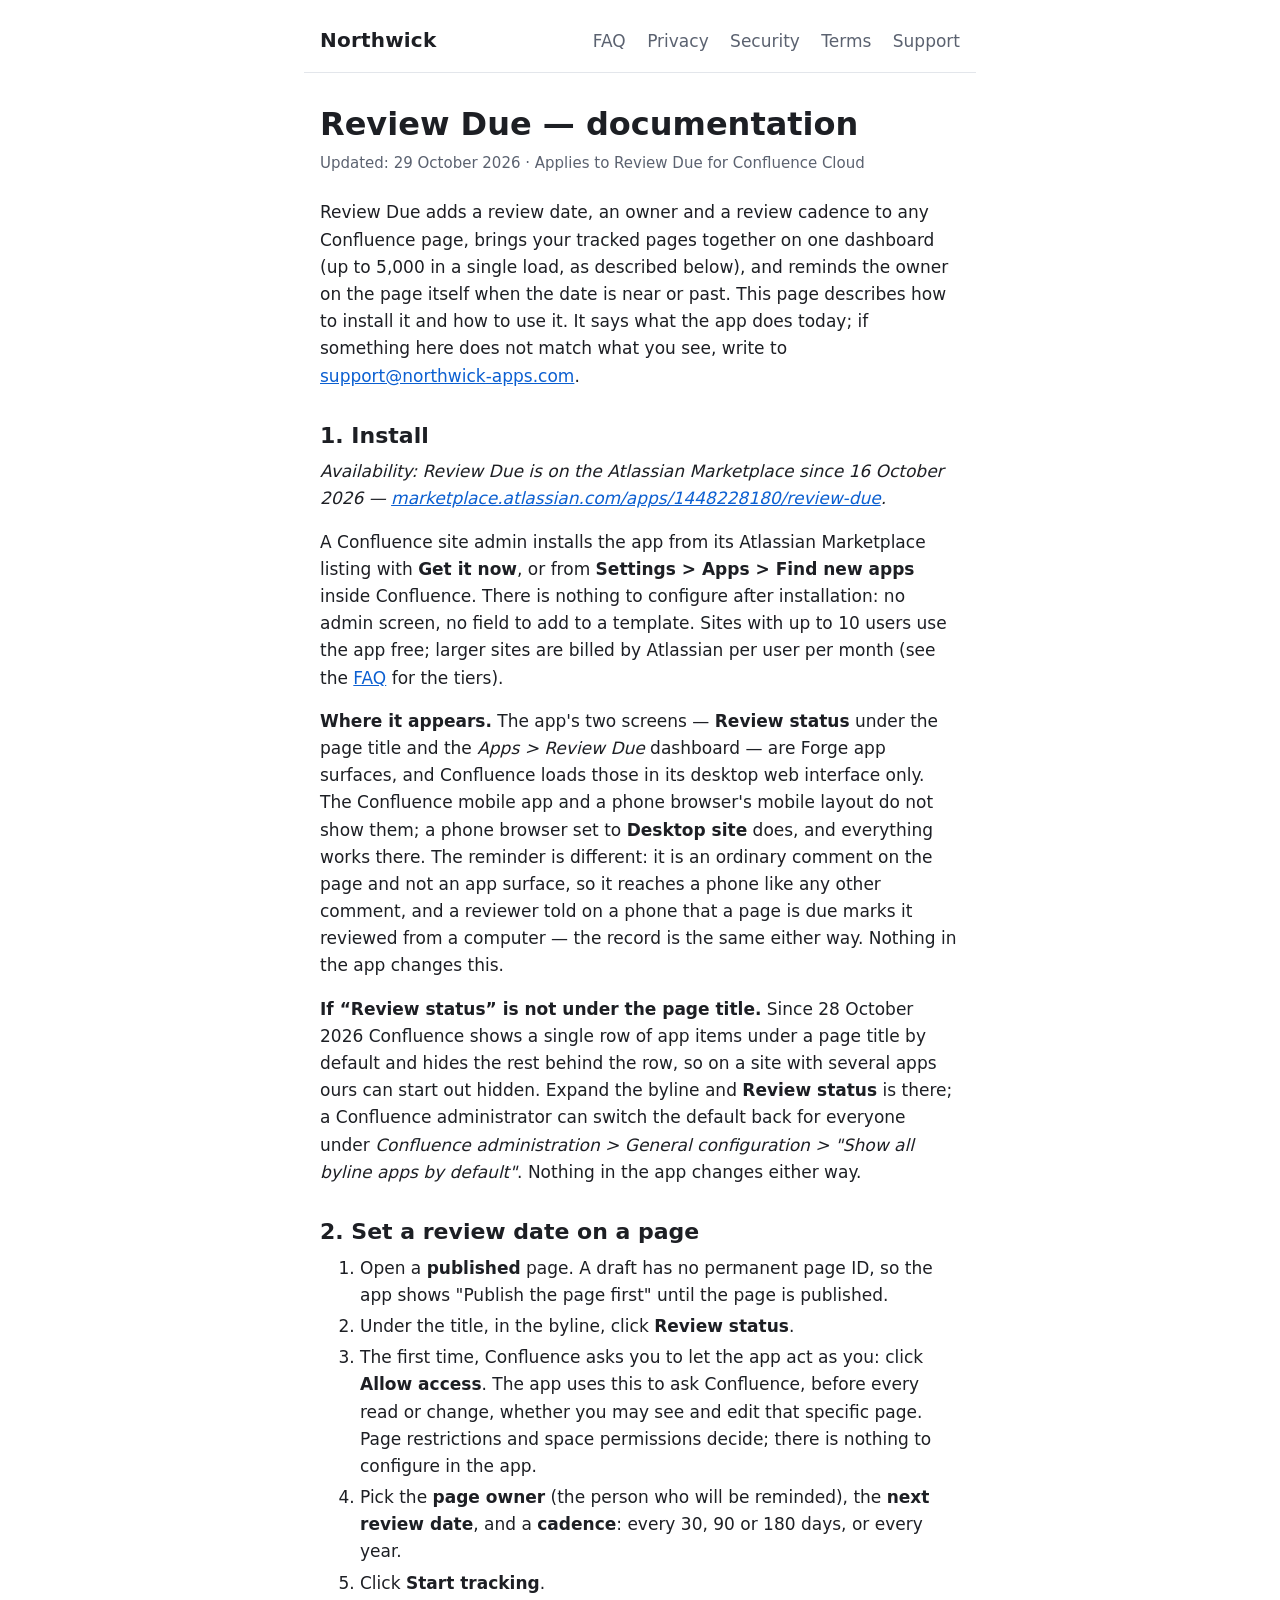
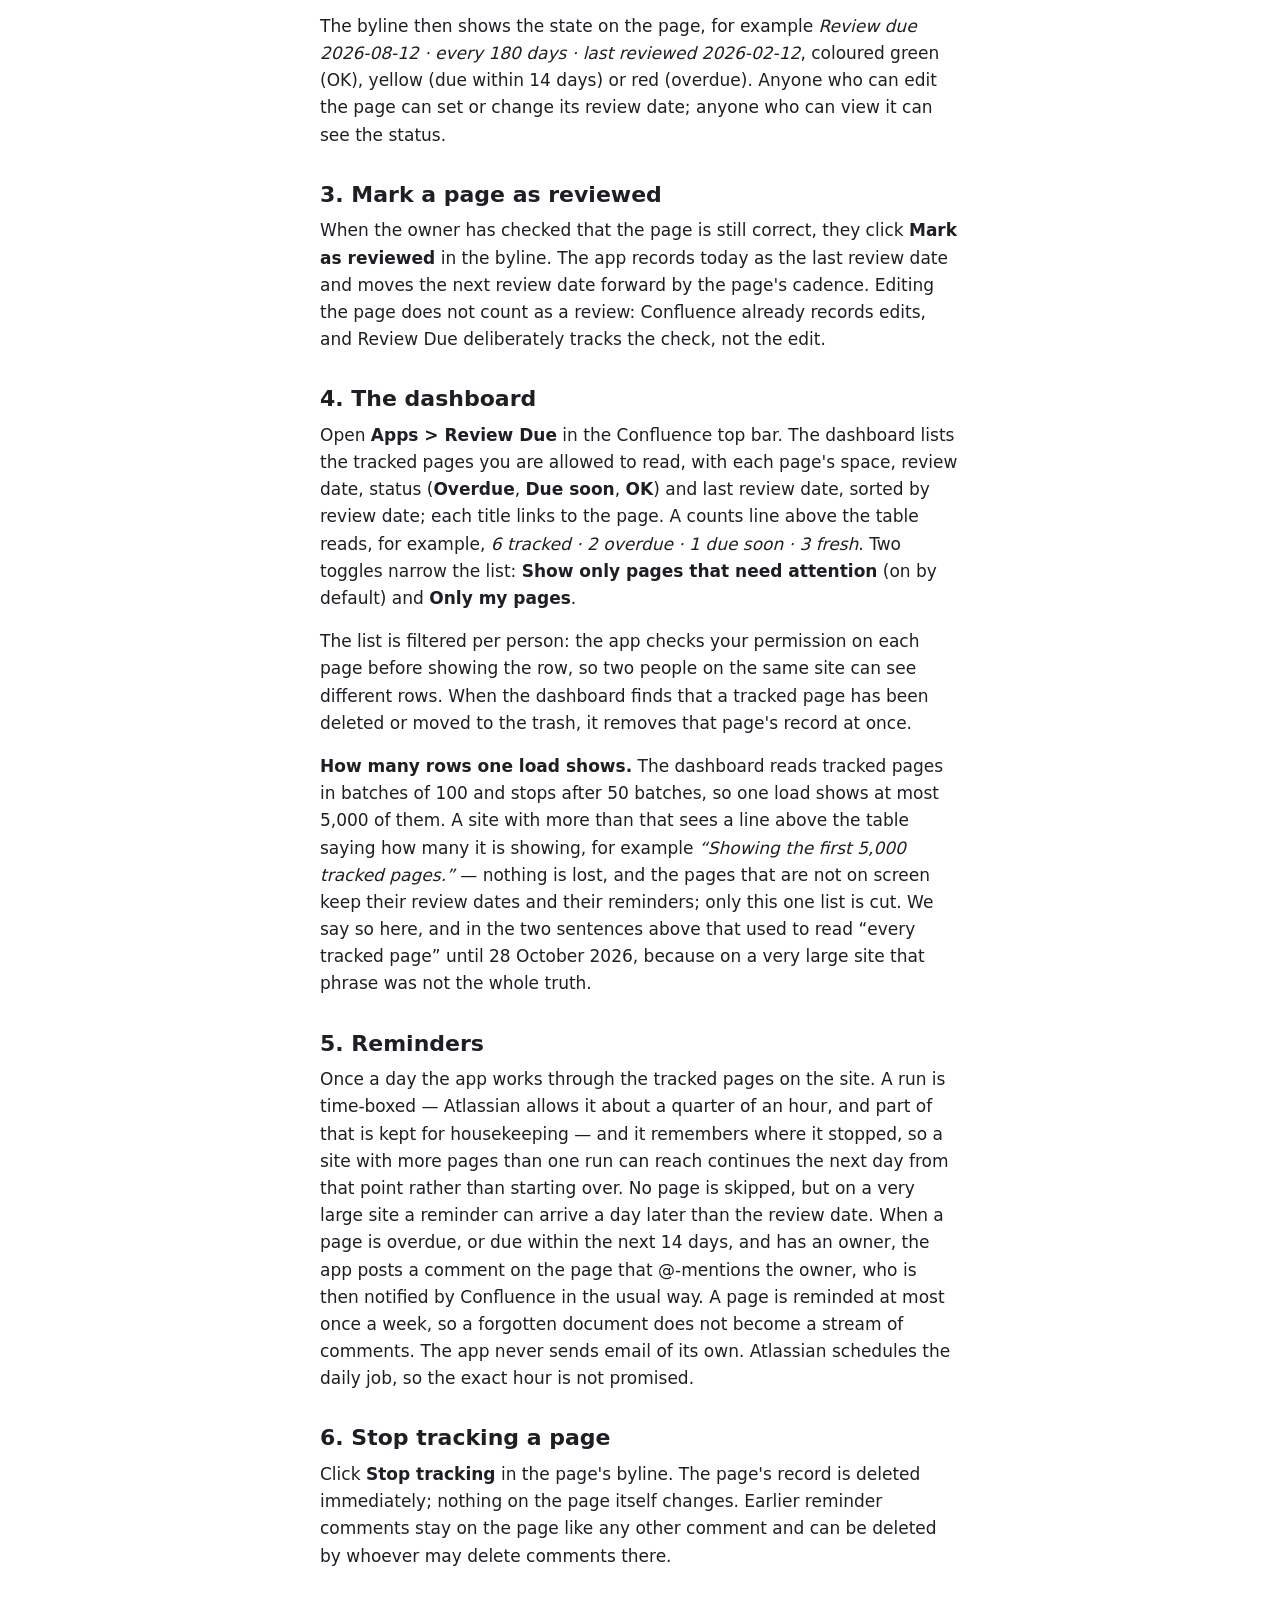
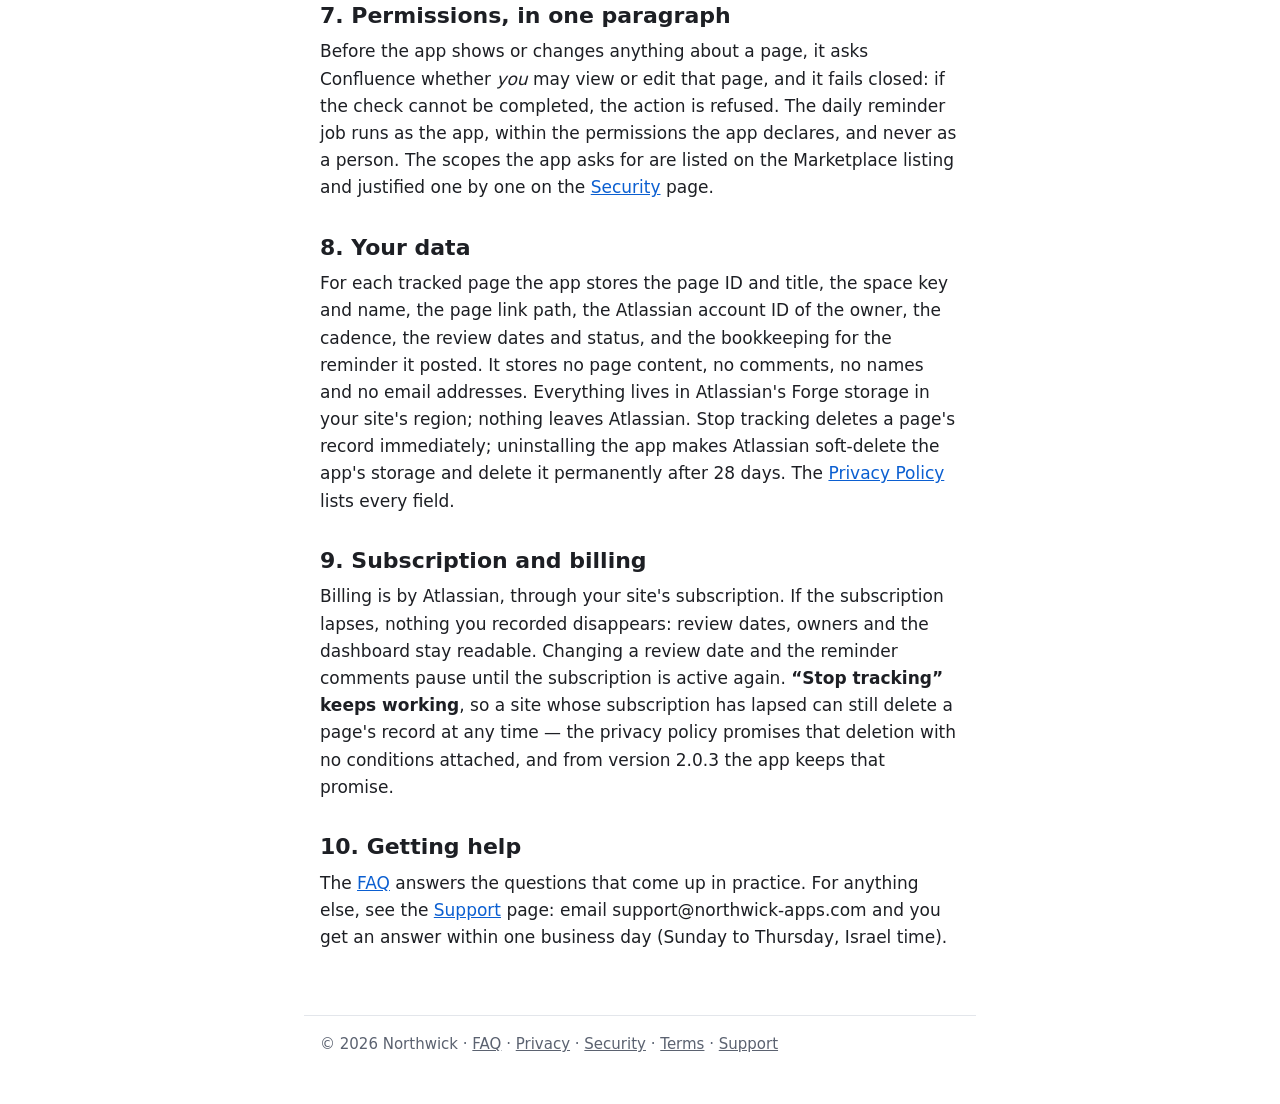
<file: review-due-docs.html>
<!DOCTYPE html>
<html lang="en">
<head>
  <meta charset="utf-8">
  <meta name="viewport" content="width=device-width, initial-scale=1">
  <title>Review Due documentation – Northwick</title>
  <meta name="description" content="How to install and use Review Due for Confluence Cloud: set a review date and owner on a page, read the dashboard, understand the reminders, mark a page as reviewed, stop tracking, and what happens to your data.">
  <link rel="stylesheet" href="style.css">
</head>
<body>
  <header>
    <a class="brand" href="./">Northwick</a>
    <nav>
      <a href="faq.html">FAQ</a>
      <a href="privacy.html">Privacy</a>
      <a href="security.html">Security</a>
      <a href="terms.html">Terms</a>
      <a href="support.html">Support</a>
    </nav>
  </header>

  <main>
    <h1>Review Due — documentation</h1>
    <p class="meta">Updated: 29 October 2026 · Applies to Review Due for Confluence Cloud</p>

    <p>Review Due adds a review date, an owner and a review cadence to any Confluence page, brings your tracked pages together on one dashboard (up to 5,000 in a single load, as described below), and reminds the owner on the page itself when the date is near or past. This page describes how to install it and how to use it. It says what the app does today; if something here does not match what you see, write to <a href="mailto:support@northwick-apps.com">support@northwick-apps.com</a>.</p>

    <h2>1. Install</h2>
    <p><em>Availability: Review Due is on the Atlassian Marketplace since 16 October 2026 — <a href="https://marketplace.atlassian.com/apps/1448228180/review-due" rel="noopener">marketplace.atlassian.com/apps/1448228180/review-due</a>.</em></p>
    <p>A Confluence site admin installs the app from its Atlassian Marketplace listing with <strong>Get it now</strong>, or from <strong>Settings &gt; Apps &gt; Find new apps</strong> inside Confluence. There is nothing to configure after installation: no admin screen, no field to add to a template. Sites with up to 10 users use the app free; larger sites are billed by Atlassian per user per month (see the <a href="faq.html">FAQ</a> for the tiers).</p>
    <p><strong>Where it appears.</strong> The app's two screens — <strong>Review status</strong> under the page title and the <em>Apps &gt; Review Due</em> dashboard — are Forge app surfaces, and Confluence loads those in its desktop web interface only. The Confluence mobile app and a phone browser's mobile layout do not show them; a phone browser set to <strong>Desktop site</strong> does, and everything works there. The reminder is different: it is an ordinary comment on the page and not an app surface, so it reaches a phone like any other comment, and a reviewer told on a phone that a page is due marks it reviewed from a computer — the record is the same either way. Nothing in the app changes this.</p>

    <p><strong>If &ldquo;Review status&rdquo; is not under the page title.</strong> Since 28 October 2026 Confluence shows a single row of app items under a page title by default and hides the rest behind the row, so on a site with several apps ours can start out hidden. Expand the byline and <strong>Review status</strong> is there; a Confluence administrator can switch the default back for everyone under <em>Confluence administration &gt; General configuration &gt; "Show all byline apps by default"</em>. Nothing in the app changes either way.</p>

    <h2>2. Set a review date on a page</h2>
    <ol>
      <li>Open a <strong>published</strong> page. A draft has no permanent page ID, so the app shows "Publish the page first" until the page is published.</li>
      <li>Under the title, in the byline, click <strong>Review status</strong>.</li>
      <li>The first time, Confluence asks you to let the app act as you: click <strong>Allow access</strong>. The app uses this to ask Confluence, before every read or change, whether you may see and edit that specific page. Page restrictions and space permissions decide; there is nothing to configure in the app.</li>
      <li>Pick the <strong>page owner</strong> (the person who will be reminded), the <strong>next review date</strong>, and a <strong>cadence</strong>: every 30, 90 or 180 days, or every year.</li>
      <li>Click <strong>Start tracking</strong>.</li>
    </ol>
    <p>The byline then shows the state on the page, for example <em>Review due 2026-08-12 · every 180 days · last reviewed 2026-02-12</em>, coloured green (OK), yellow (due within 14 days) or red (overdue). Anyone who can edit the page can set or change its review date; anyone who can view it can see the status.</p>

    <h2>3. Mark a page as reviewed</h2>
    <p>When the owner has checked that the page is still correct, they click <strong>Mark as reviewed</strong> in the byline. The app records today as the last review date and moves the next review date forward by the page's cadence. Editing the page does not count as a review: Confluence already records edits, and Review Due deliberately tracks the check, not the edit.</p>

    <h2>4. The dashboard</h2>
    <p>Open <strong>Apps &gt; Review Due</strong> in the Confluence top bar. The dashboard lists the tracked pages you are allowed to read, with each page's space, review date, status (<strong>Overdue</strong>, <strong>Due soon</strong>, <strong>OK</strong>) and last review date, sorted by review date; each title links to the page. A counts line above the table reads, for example, <em>6 tracked · 2 overdue · 1 due soon · 3 fresh</em>. Two toggles narrow the list: <strong>Show only pages that need attention</strong> (on by default) and <strong>Only my pages</strong>.</p>
    <p>The list is filtered per person: the app checks your permission on each page before showing the row, so two people on the same site can see different rows. When the dashboard finds that a tracked page has been deleted or moved to the trash, it removes that page's record at once.</p>
    <p><strong>How many rows one load shows.</strong> The dashboard reads tracked pages in batches of 100 and stops after 50 batches, so one load shows at most 5,000 of them. A site with more than that sees a line above the table saying how many it is showing, for example <em>&#8220;Showing the first 5,000 tracked pages.&#8221;</em> — nothing is lost, and the pages that are not on screen keep their review dates and their reminders; only this one list is cut. We say so here, and in the two sentences above that used to read &#8220;every tracked page&#8221; until 28 October 2026, because on a very large site that phrase was not the whole truth.</p>

    <h2>5. Reminders</h2>
    <p>Once a day the app works through the tracked pages on the site. A run is time-boxed — Atlassian allows it about a quarter of an hour, and part of that is kept for housekeeping — and it remembers where it stopped, so a site with more pages than one run can reach continues the next day from that point rather than starting over. No page is skipped, but on a very large site a reminder can arrive a day later than the review date. When a page is overdue, or due within the next 14 days, and has an owner, the app posts a comment on the page that @-mentions the owner, who is then notified by Confluence in the usual way. A page is reminded at most once a week, so a forgotten document does not become a stream of comments. The app never sends email of its own. Atlassian schedules the daily job, so the exact hour is not promised.</p>

    <h2>6. Stop tracking a page</h2>
    <p>Click <strong>Stop tracking</strong> in the page's byline. The page's record is deleted immediately; nothing on the page itself changes. Earlier reminder comments stay on the page like any other comment and can be deleted by whoever may delete comments there.</p>

    <h2>7. Permissions, in one paragraph</h2>
    <p>Before the app shows or changes anything about a page, it asks Confluence whether <em>you</em> may view or edit that page, and it fails closed: if the check cannot be completed, the action is refused. The daily reminder job runs as the app, within the permissions the app declares, and never as a person. The scopes the app asks for are listed on the Marketplace listing and justified one by one on the <a href="security.html">Security</a> page.</p>

    <h2>8. Your data</h2>
    <p>For each tracked page the app stores the page ID and title, the space key and name, the page link path, the Atlassian account ID of the owner, the cadence, the review dates and status, and the bookkeeping for the reminder it posted. It stores no page content, no comments, no names and no email addresses. Everything lives in Atlassian's Forge storage in your site's region; nothing leaves Atlassian. Stop tracking deletes a page's record immediately; uninstalling the app makes Atlassian soft-delete the app's storage and delete it permanently after 28 days. The <a href="privacy.html">Privacy Policy</a> lists every field.</p>

    <h2>9. Subscription and billing</h2>
    <p>Billing is by Atlassian, through your site's subscription. If the subscription lapses, nothing you recorded disappears: review dates, owners and the dashboard stay readable. Changing a review date and the reminder comments pause until the subscription is active again. <strong>&#8220;Stop tracking&#8221; keeps working</strong>, so a site whose subscription has lapsed can still delete a page's record at any time — the privacy policy promises that deletion with no conditions attached, and from version 2.0.3 the app keeps that promise.</p>

    <h2>10. Getting help</h2>
    <p>The <a href="faq.html">FAQ</a> answers the questions that come up in practice. For anything else, see the <a href="support.html">Support</a> page: email support@northwick-apps.com and you get an answer within one business day (Sunday to Thursday, Israel time).</p>
  </main>

  <footer>
    <p>© 2026 Northwick · <a href="faq.html">FAQ</a> · <a href="privacy.html">Privacy</a> · <a href="security.html">Security</a> · <a href="terms.html">Terms</a> · <a href="support.html">Support</a></p>
  </footer>
</body>
</html>
</file>
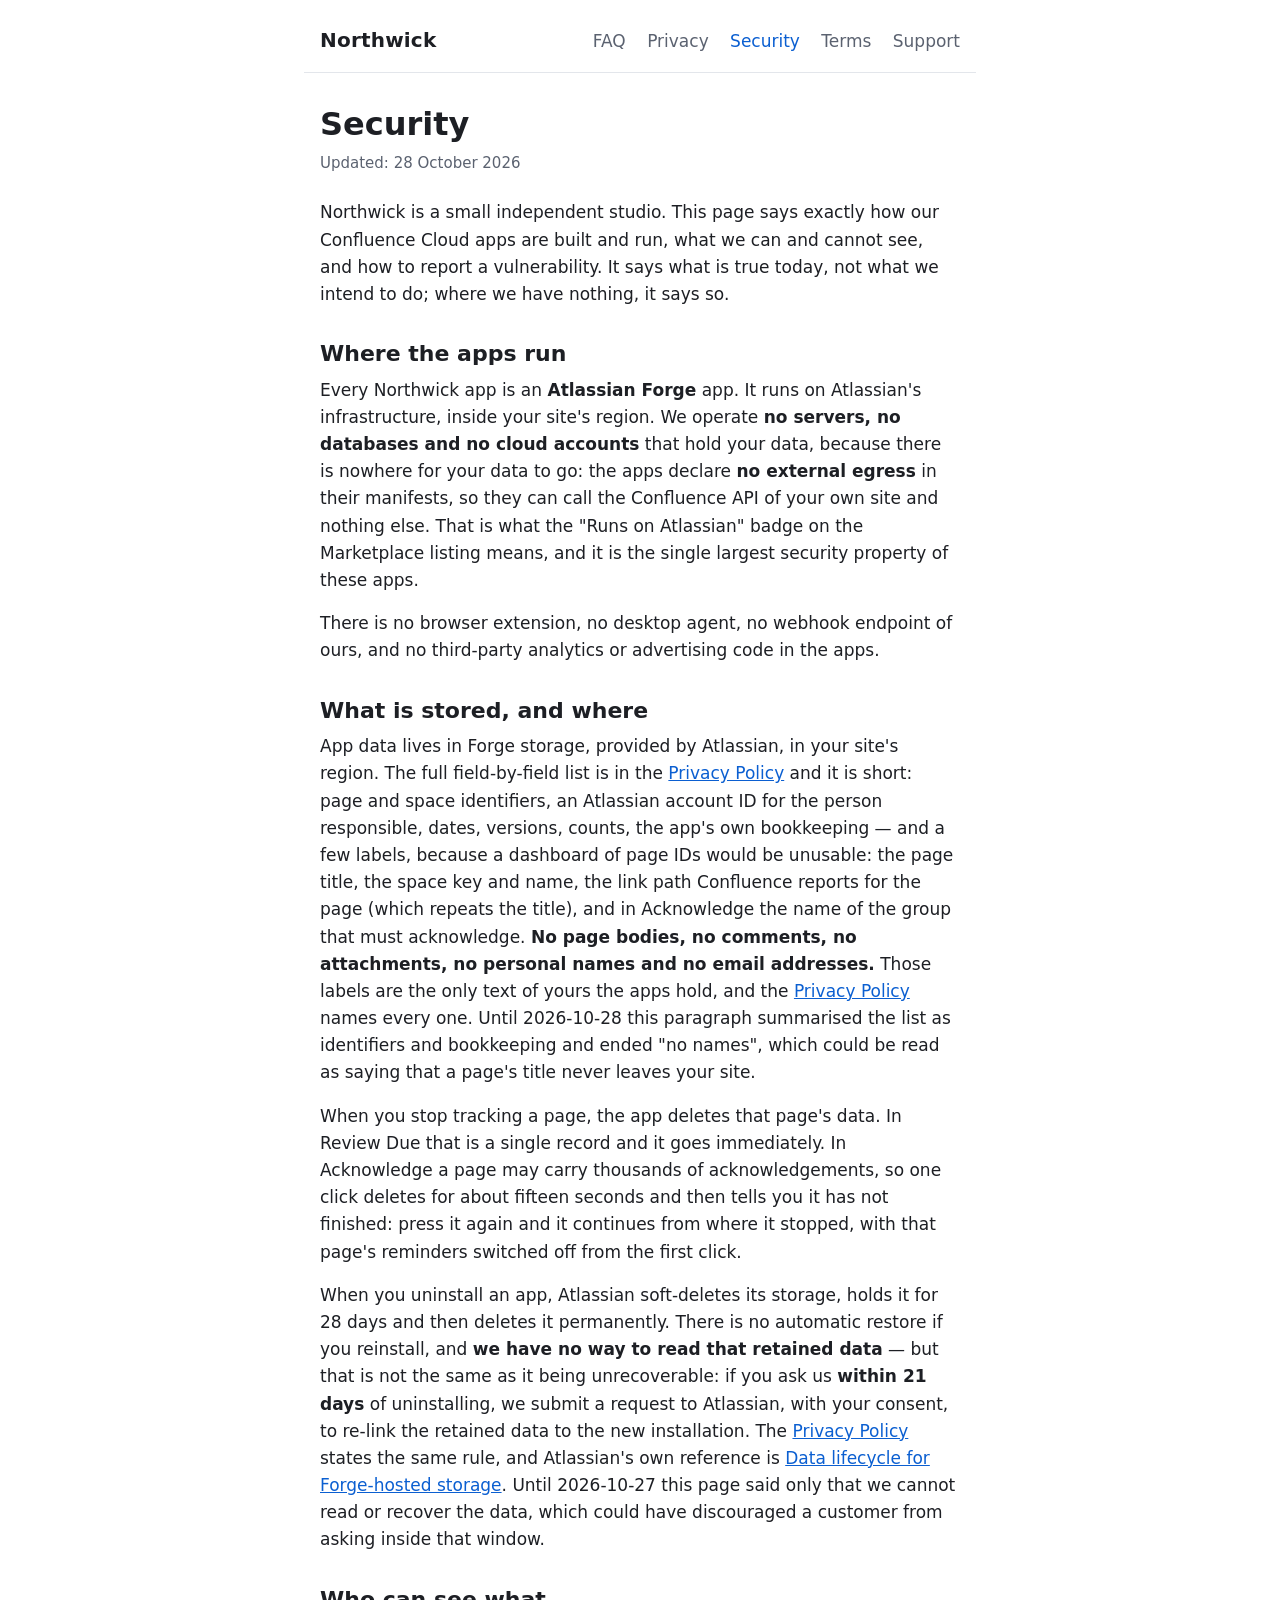
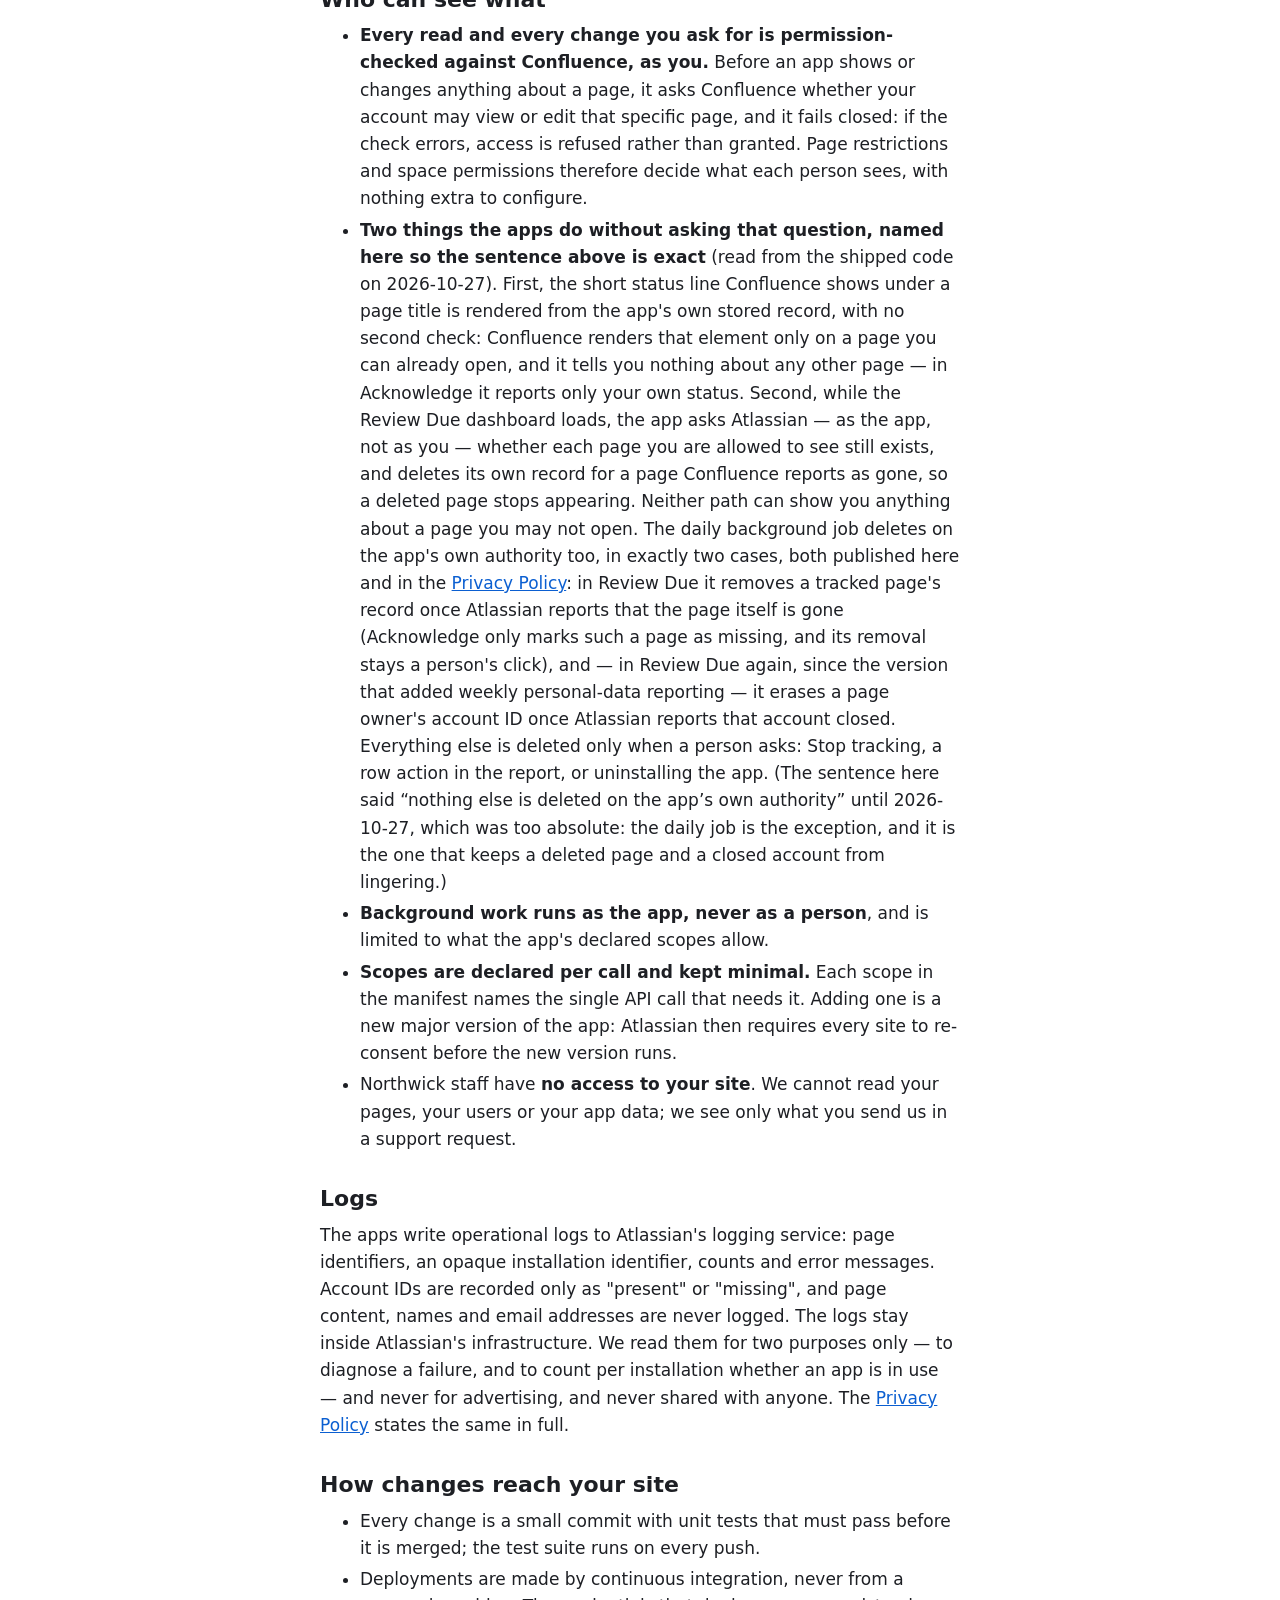
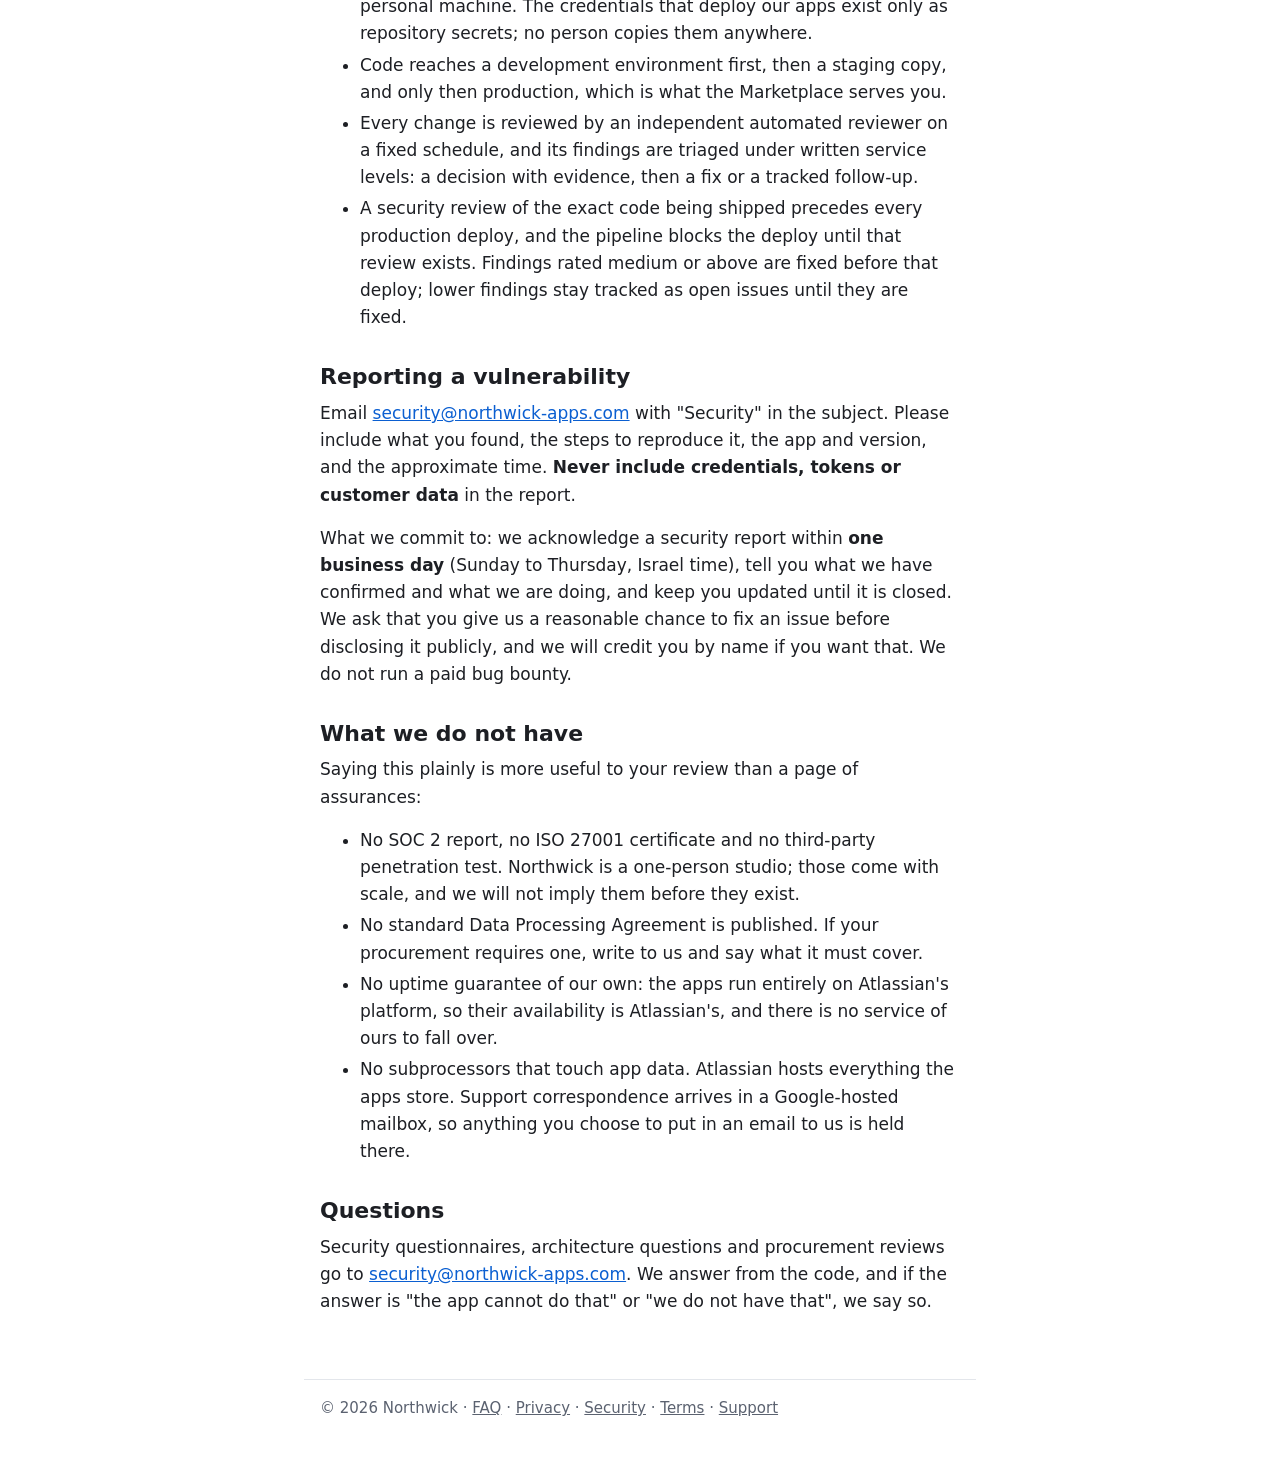
<file: security.html>
<!DOCTYPE html>
<html lang="en">
<head>
  <meta charset="utf-8">
  <meta name="viewport" content="width=device-width, initial-scale=1">
  <title>Security – Northwick</title>
  <meta name="description" content="How Northwick apps are built and run: Atlassian Forge only, no servers of ours, no data leaving your site, and how to report a vulnerability.">
  <link rel="stylesheet" href="style.css">
</head>
<body>
  <header>
    <a class="brand" href="./">Northwick</a>
    <nav>
      <a href="faq.html">FAQ</a>
      <a href="privacy.html">Privacy</a>
      <a href="security.html" aria-current="page">Security</a>
      <a href="terms.html">Terms</a>
      <a href="support.html">Support</a>
    </nav>
  </header>

  <main>
    <h1>Security</h1>
    <p class="meta">Updated: 28 October 2026</p>

    <p>Northwick is a small independent studio. This page says exactly how our Confluence Cloud apps are built and run, what we can and cannot see, and how to report a vulnerability. It says what is true today, not what we intend to do; where we have nothing, it says so.</p>

    <h2>Where the apps run</h2>
    <p>Every Northwick app is an <strong>Atlassian Forge</strong> app. It runs on Atlassian's infrastructure, inside your site's region. We operate <strong>no servers, no databases and no cloud accounts</strong> that hold your data, because there is nowhere for your data to go: the apps declare <strong>no external egress</strong> in their manifests, so they can call the Confluence API of your own site and nothing else. That is what the "Runs on Atlassian" badge on the Marketplace listing means, and it is the single largest security property of these apps.</p>
    <p>There is no browser extension, no desktop agent, no webhook endpoint of ours, and no third-party analytics or advertising code in the apps.</p>

    <h2>What is stored, and where</h2>
    <p>App data lives in Forge storage, provided by Atlassian, in your site's region. The full field-by-field list is in the <a href="privacy.html">Privacy Policy</a> and it is short: page and space identifiers, an Atlassian account ID for the person responsible, dates, versions, counts, the app's own bookkeeping — and a few labels, because a dashboard of page IDs would be unusable: the page title, the space key and name, the link path Confluence reports for the page (which repeats the title), and in Acknowledge the name of the group that must acknowledge. <strong>No page bodies, no comments, no attachments, no personal names and no email addresses.</strong> Those labels are the only text of yours the apps hold, and the <a href="privacy.html">Privacy Policy</a> names every one. Until 2026-10-28 this paragraph summarised the list as identifiers and bookkeeping and ended "no names", which could be read as saying that a page's title never leaves your site.</p>
    <p>When you stop tracking a page, the app deletes that page's data. In Review Due that is a single record and it goes immediately. In Acknowledge a page may carry thousands of acknowledgements, so one click deletes for about fifteen seconds and then tells you it has not finished: press it again and it continues from where it stopped, with that page's reminders switched off from the first click.</p>
    <p>When you uninstall an app, Atlassian soft-deletes its storage, holds it for 28 days and then deletes it permanently. There is no automatic restore if you reinstall, and <strong>we have no way to read that retained data</strong> — but that is not the same as it being unrecoverable: if you ask us <strong>within 21 days</strong> of uninstalling, we submit a request to Atlassian, with your consent, to re-link the retained data to the new installation. The <a href="privacy.html">Privacy Policy</a> states the same rule, and Atlassian's own reference is <a href="https://developer.atlassian.com/platform/forge/storage-reference/hosted-storage-data-lifecycle/">Data lifecycle for Forge-hosted storage</a>. Until 2026-10-27 this page said only that we cannot read or recover the data, which could have discouraged a customer from asking inside that window.</p>

    <h2>Who can see what</h2>
    <ul>
      <li><strong>Every read and every change you ask for is permission-checked against Confluence, as you.</strong> Before an app shows or changes anything about a page, it asks Confluence whether your account may view or edit that specific page, and it fails closed: if the check errors, access is refused rather than granted. Page restrictions and space permissions therefore decide what each person sees, with nothing extra to configure.</li>
      <li><strong>Two things the apps do without asking that question, named here so the sentence above is exact</strong> (read from the shipped code on 2026-10-27). First, the short status line Confluence shows under a page title is rendered from the app's own stored record, with no second check: Confluence renders that element only on a page you can already open, and it tells you nothing about any other page — in Acknowledge it reports only your own status. Second, while the Review Due dashboard loads, the app asks Atlassian — as the app, not as you — whether each page you are allowed to see still exists, and deletes its own record for a page Confluence reports as gone, so a deleted page stops appearing. Neither path can show you anything about a page you may not open. The daily background job deletes on the app's own authority too, in exactly two cases, both published here and in the <a href="privacy.html">Privacy Policy</a>: in Review Due it removes a tracked page's record once Atlassian reports that the page itself is gone (Acknowledge only marks such a page as missing, and its removal stays a person's click), and — in Review Due again, since the version that added weekly personal-data reporting — it erases a page owner's account ID once Atlassian reports that account closed. Everything else is deleted only when a person asks: Stop tracking, a row action in the report, or uninstalling the app. (The sentence here said “nothing else is deleted on the app’s own authority” until 2026-10-27, which was too absolute: the daily job is the exception, and it is the one that keeps a deleted page and a closed account from lingering.)</li>
      <li><strong>Background work runs as the app, never as a person</strong>, and is limited to what the app's declared scopes allow.</li>
      <li><strong>Scopes are declared per call and kept minimal.</strong> Each scope in the manifest names the single API call that needs it. Adding one is a new major version of the app: Atlassian then requires every site to re-consent before the new version runs.</li>
      <li>Northwick staff have <strong>no access to your site</strong>. We cannot read your pages, your users or your app data; we see only what you send us in a support request.</li>
    </ul>

    <h2>Logs</h2>
    <p>The apps write operational logs to Atlassian's logging service: page identifiers, an opaque installation identifier, counts and error messages. Account IDs are recorded only as "present" or "missing", and page content, names and email addresses are never logged. The logs stay inside Atlassian's infrastructure. We read them for two purposes only — to diagnose a failure, and to count per installation whether an app is in use — and never for advertising, and never shared with anyone. The <a href="privacy.html">Privacy Policy</a> states the same in full.</p>

    <h2>How changes reach your site</h2>
    <ul>
      <li>Every change is a small commit with unit tests that must pass before it is merged; the test suite runs on every push.</li>
      <li>Deployments are made by continuous integration, never from a personal machine. The credentials that deploy our apps exist only as repository secrets; no person copies them anywhere.</li>
      <li>Code reaches a development environment first, then a staging copy, and only then production, which is what the Marketplace serves you.</li>
      <li>Every change is reviewed by an independent automated reviewer on a fixed schedule, and its findings are triaged under written service levels: a decision with evidence, then a fix or a tracked follow-up.</li>
      <li>A security review of the exact code being shipped precedes every production deploy, and the pipeline blocks the deploy until that review exists. Findings rated medium or above are fixed before that deploy; lower findings stay tracked as open issues until they are fixed.</li>
    </ul>

    <h2>Reporting a vulnerability</h2>
    <p>Email <a href="mailto:security@northwick-apps.com?subject=Security%20report">security@northwick-apps.com</a> with "Security" in the subject. Please include what you found, the steps to reproduce it, the app and version, and the approximate time. <strong>Never include credentials, tokens or customer data</strong> in the report.</p>
    <p>What we commit to: we acknowledge a security report within <strong>one business day</strong> (Sunday to Thursday, Israel time), tell you what we have confirmed and what we are doing, and keep you updated until it is closed. We ask that you give us a reasonable chance to fix an issue before disclosing it publicly, and we will credit you by name if you want that. We do not run a paid bug bounty.</p>

    <h2>What we do not have</h2>
    <p>Saying this plainly is more useful to your review than a page of assurances:</p>
    <ul>
      <li>No SOC 2 report, no ISO 27001 certificate and no third-party penetration test. Northwick is a one-person studio; those come with scale, and we will not imply them before they exist.</li>
      <li>No standard Data Processing Agreement is published. If your procurement requires one, write to us and say what it must cover.</li>
      <li>No uptime guarantee of our own: the apps run entirely on Atlassian's platform, so their availability is Atlassian's, and there is no service of ours to fall over.</li>
      <li>No subprocessors that touch app data. Atlassian hosts everything the apps store. Support correspondence arrives in a Google-hosted mailbox, so anything you choose to put in an email to us is held there.</li>
    </ul>

    <h2>Questions</h2>
    <p>Security questionnaires, architecture questions and procurement reviews go to <a href="mailto:security@northwick-apps.com?subject=Security%20question">security@northwick-apps.com</a>. We answer from the code, and if the answer is "the app cannot do that" or "we do not have that", we say so.</p>
  </main>

  <footer>
    <p>© 2026 Northwick · <a href="faq.html">FAQ</a> · <a href="privacy.html">Privacy</a> · <a href="security.html">Security</a> · <a href="terms.html">Terms</a> · <a href="support.html">Support</a></p>
  </footer>
</body>
</html>
</file>
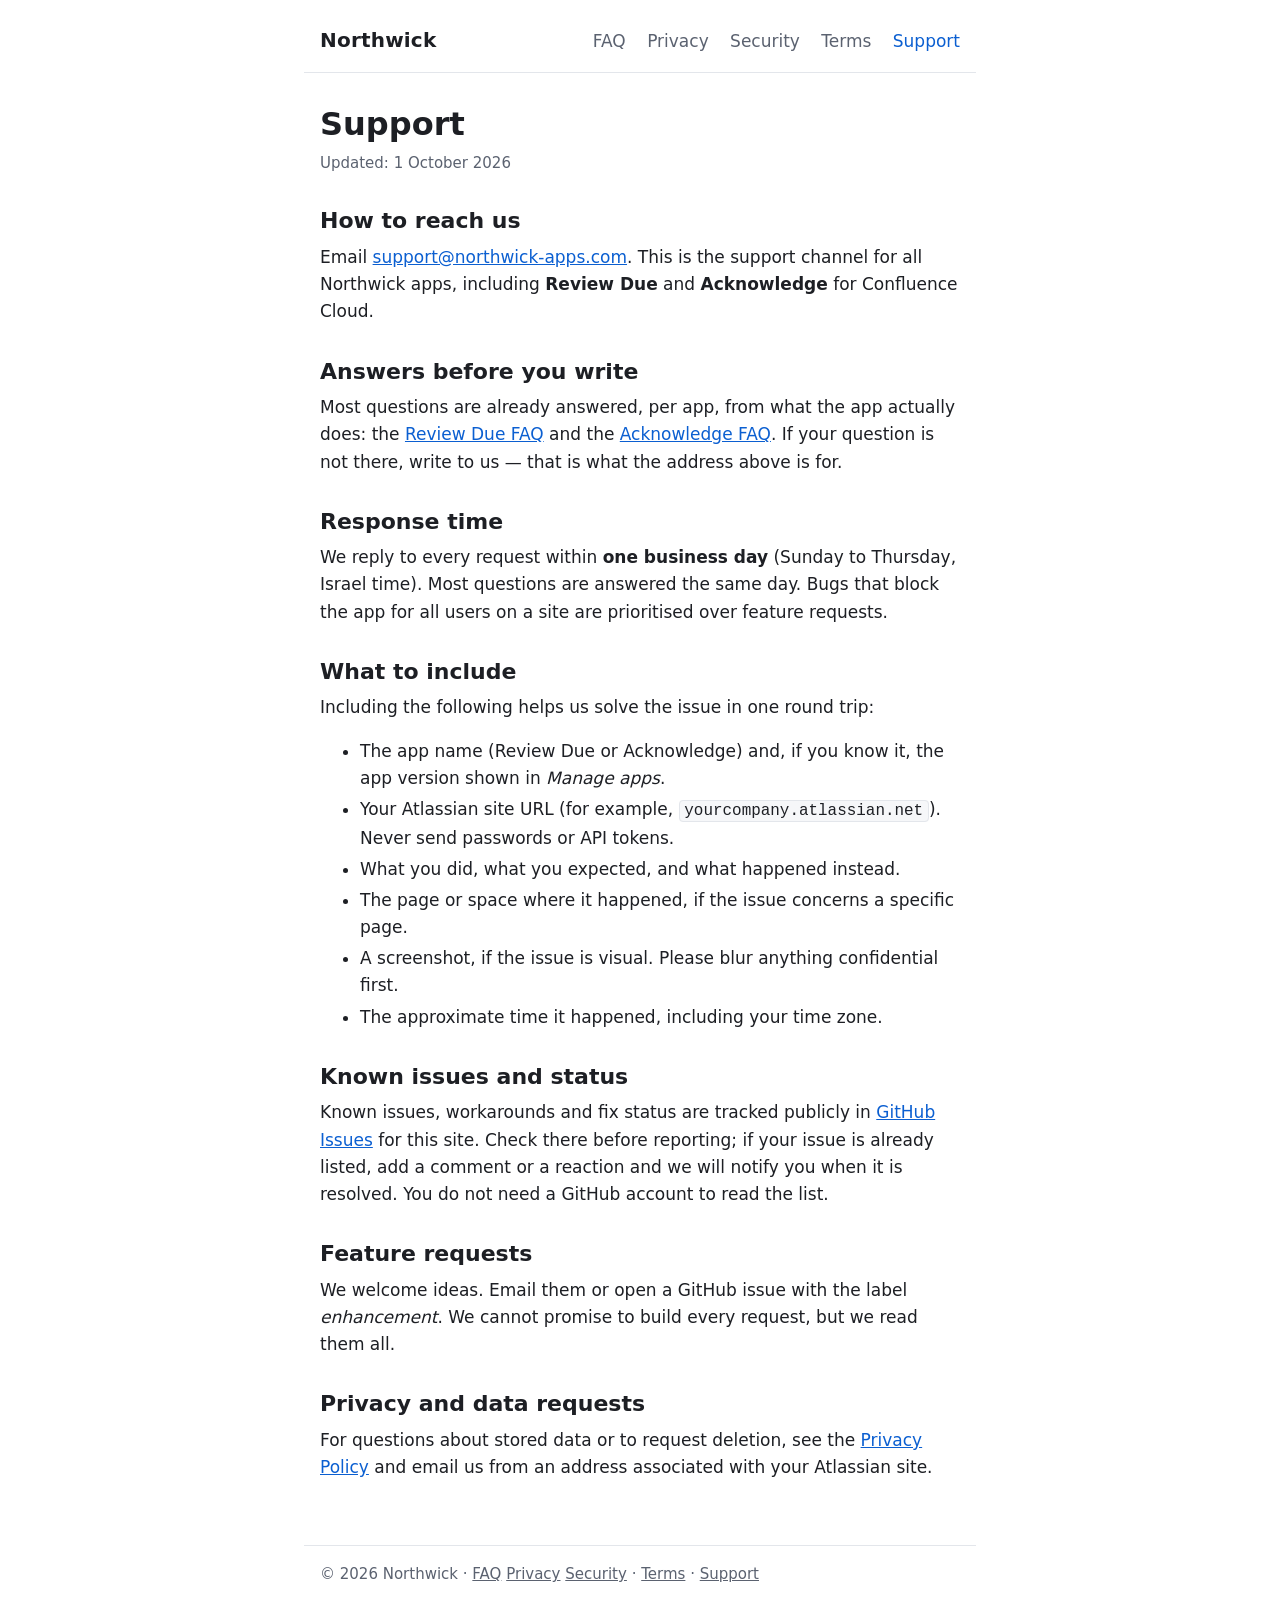
<file: support.html>
<!DOCTYPE html>
<html lang="en">
<head>
  <meta charset="utf-8">
  <meta name="viewport" content="width=device-width, initial-scale=1">
  <title>Support – Northwick</title>
  <meta name="description" content="How to get help with Northwick apps: Review Due and Acknowledge for Confluence Cloud. Response time, what to include, known issues and data requests.">
  <link rel="stylesheet" href="style.css">
</head>
<body>
  <header>
    <a class="brand" href="./">Northwick</a>
    <nav>
      <a href="faq.html">FAQ</a> <a href="privacy.html">Privacy</a> <a href="security.html">Security</a>
      <a href="terms.html">Terms</a>
      <a href="support.html" aria-current="page">Support</a>
    </nav>
  </header>

  <main>
    <h1>Support</h1>
    <p class="meta">Updated: 1 October 2026</p>

    <h2>How to reach us</h2>
    <p>Email <a href="mailto:support@northwick-apps.com?subject=Northwick%20support">support@northwick-apps.com</a>. This is the support channel for all Northwick apps, including <strong>Review Due</strong> and <strong>Acknowledge</strong> for Confluence Cloud.</p>

    <h2>Answers before you write</h2>
    <p>Most questions are already answered, per app, from what the app actually does: the <a href="faq.html">Review Due FAQ</a> and the <a href="acknowledge-faq.html">Acknowledge FAQ</a>. If your question is not there, write to us — that is what the address above is for.</p>

    <h2>Response time</h2>
    <p>We reply to every request within <strong>one business day</strong> (Sunday to Thursday, Israel time). Most questions are answered the same day. Bugs that block the app for all users on a site are prioritised over feature requests.</p>

    <h2>What to include</h2>
    <p>Including the following helps us solve the issue in one round trip:</p>
    <ul>
      <li>The app name (Review Due or Acknowledge) and, if you know it, the app version shown in <em>Manage apps</em>.</li>
      <li>Your Atlassian site URL (for example, <code>yourcompany.atlassian.net</code>). Never send passwords or API tokens.</li>
      <li>What you did, what you expected, and what happened instead.</li>
      <li>The page or space where it happened, if the issue concerns a specific page.</li>
      <li>A screenshot, if the issue is visual. Please blur anything confidential first.</li>
      <li>The approximate time it happened, including your time zone.</li>
    </ul>

    <h2>Known issues and status</h2>
    <p>Known issues, workarounds and fix status are tracked publicly in <a href="https://github.com/northwick-apps/Site/issues" rel="noopener">GitHub Issues</a> for this site. Check there before reporting; if your issue is already listed, add a comment or a reaction and we will notify you when it is resolved. You do not need a GitHub account to read the list.</p>

    <h2>Feature requests</h2>
    <p>We welcome ideas. Email them or open a GitHub issue with the label <em>enhancement</em>. We cannot promise to build every request, but we read them all.</p>

    <h2>Privacy and data requests</h2>
    <p>For questions about stored data or to request deletion, see the <a href="privacy.html">Privacy Policy</a> and email us from an address associated with your Atlassian site.</p>
  </main>

  <footer>
    <p>© 2026 Northwick · <a href="faq.html">FAQ</a> <a href="privacy.html">Privacy</a> <a href="security.html">Security</a> · <a href="terms.html">Terms</a> · <a href="support.html">Support</a></p>
  </footer>
</body>
</html>
</file>
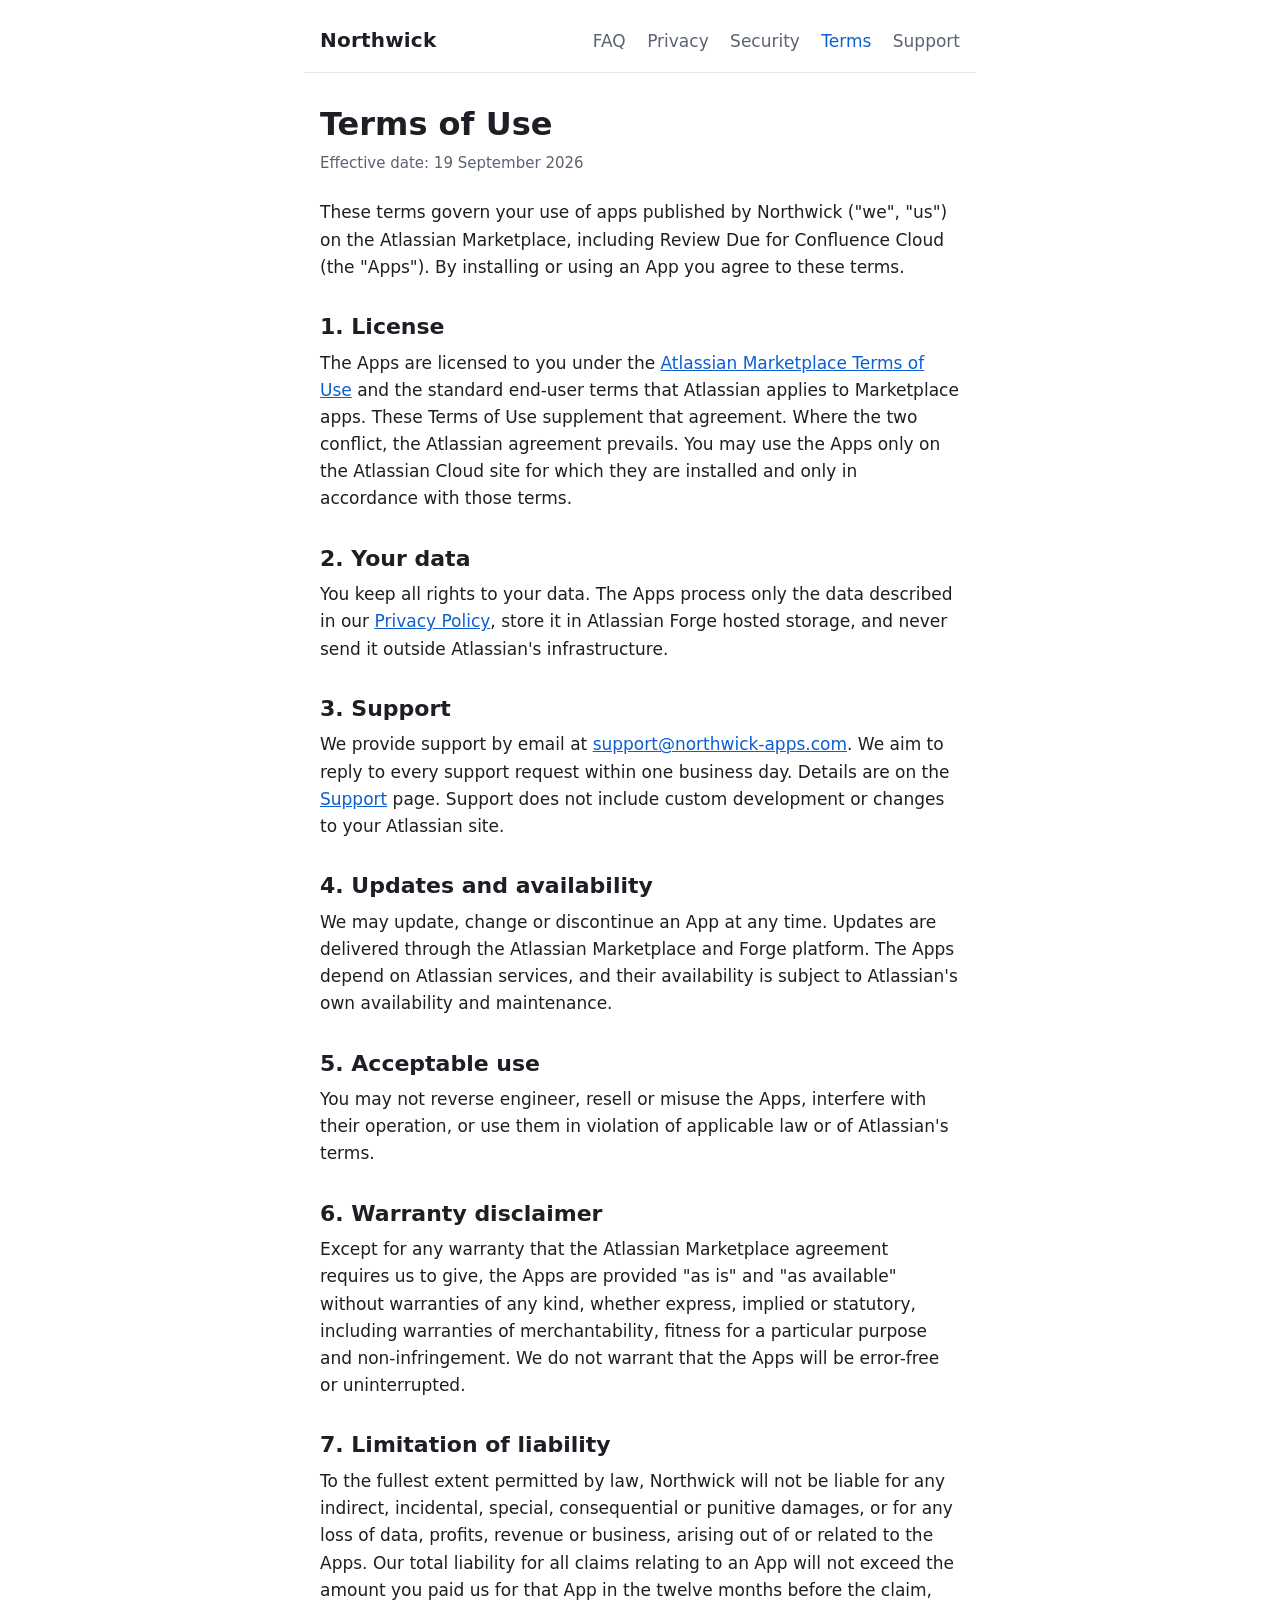
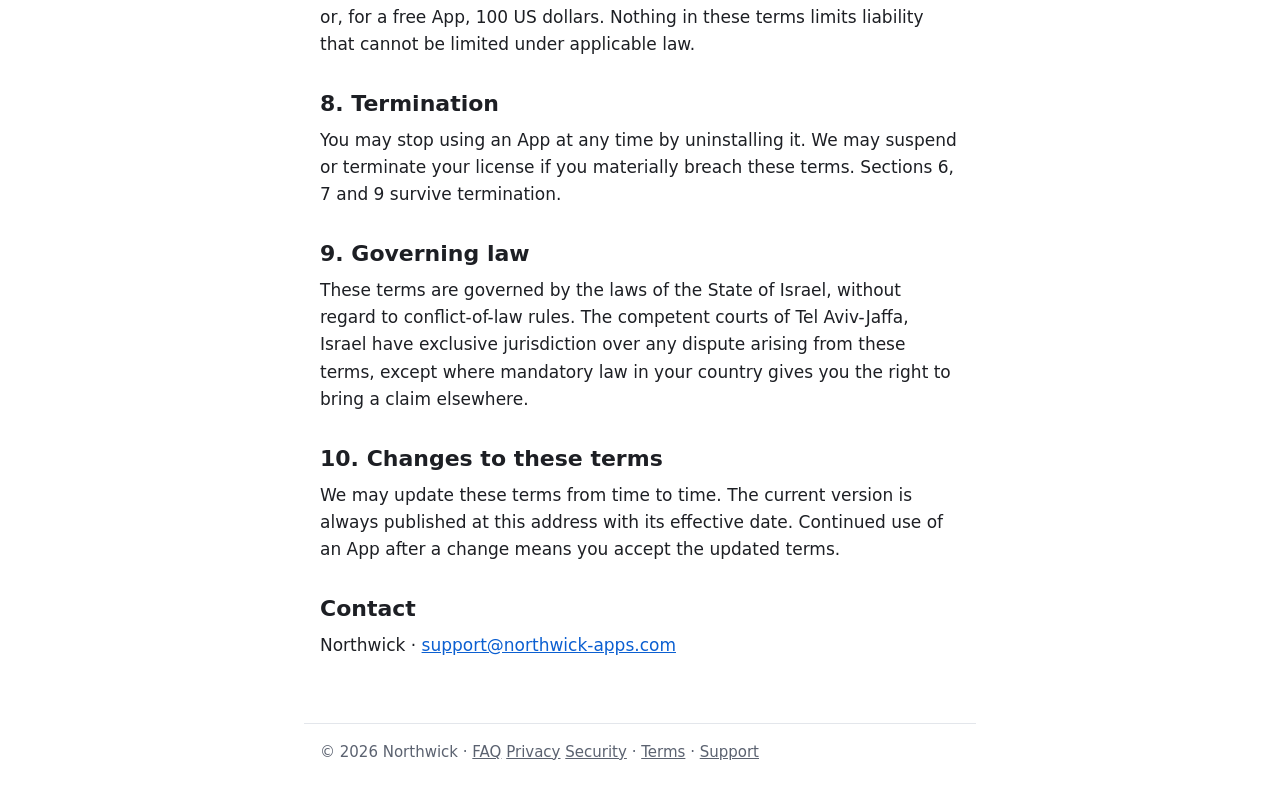
<file: terms.html>
<!DOCTYPE html>
<html lang="en">
<head>
  <meta charset="utf-8">
  <meta name="viewport" content="width=device-width, initial-scale=1">
  <title>Terms of Use – Northwick</title>
  <meta name="description" content="Terms of use and end-user license for Northwick apps on the Atlassian Marketplace.">
  <link rel="stylesheet" href="style.css">
</head>
<body>
  <header>
    <a class="brand" href="./">Northwick</a>
    <nav>
      <a href="faq.html">FAQ</a> <a href="privacy.html">Privacy</a> <a href="security.html">Security</a>
      <a href="terms.html" aria-current="page">Terms</a>
      <a href="support.html">Support</a>
    </nav>
  </header>

  <main>
    <h1>Terms of Use</h1>
    <p class="meta">Effective date: 19 September 2026</p>

    <p>These terms govern your use of apps published by Northwick ("we", "us") on the Atlassian Marketplace, including Review Due for Confluence Cloud (the "Apps"). By installing or using an App you agree to these terms.</p>

    <h2>1. License</h2>
    <p>The Apps are licensed to you under the <a href="https://www.atlassian.com/licensing/marketplace/termsofuse" rel="noopener">Atlassian Marketplace Terms of Use</a> and the standard end-user terms that Atlassian applies to Marketplace apps. These Terms of Use supplement that agreement. Where the two conflict, the Atlassian agreement prevails. You may use the Apps only on the Atlassian Cloud site for which they are installed and only in accordance with those terms.</p>

    <h2>2. Your data</h2>
    <p>You keep all rights to your data. The Apps process only the data described in our <a href="privacy.html">Privacy Policy</a>, store it in Atlassian Forge hosted storage, and never send it outside Atlassian's infrastructure.</p>

    <h2>3. Support</h2>
    <p>We provide support by email at <a href="mailto:support@northwick-apps.com">support@northwick-apps.com</a>. We aim to reply to every support request within one business day. Details are on the <a href="support.html">Support</a> page. Support does not include custom development or changes to your Atlassian site.</p>

    <h2>4. Updates and availability</h2>
    <p>We may update, change or discontinue an App at any time. Updates are delivered through the Atlassian Marketplace and Forge platform. The Apps depend on Atlassian services, and their availability is subject to Atlassian's own availability and maintenance.</p>

    <h2>5. Acceptable use</h2>
    <p>You may not reverse engineer, resell or misuse the Apps, interfere with their operation, or use them in violation of applicable law or of Atlassian's terms.</p>

    <h2>6. Warranty disclaimer</h2>
    <p>Except for any warranty that the Atlassian Marketplace agreement requires us to give, the Apps are provided "as is" and "as available" without warranties of any kind, whether express, implied or statutory, including warranties of merchantability, fitness for a particular purpose and non-infringement. We do not warrant that the Apps will be error-free or uninterrupted.</p>

    <h2>7. Limitation of liability</h2>
    <p>To the fullest extent permitted by law, Northwick will not be liable for any indirect, incidental, special, consequential or punitive damages, or for any loss of data, profits, revenue or business, arising out of or related to the Apps. Our total liability for all claims relating to an App will not exceed the amount you paid us for that App in the twelve months before the claim, or, for a free App, 100 US dollars. Nothing in these terms limits liability that cannot be limited under applicable law.</p>

    <h2>8. Termination</h2>
    <p>You may stop using an App at any time by uninstalling it. We may suspend or terminate your license if you materially breach these terms. Sections 6, 7 and 9 survive termination.</p>

    <h2>9. Governing law</h2>
    <p>These terms are governed by the laws of the State of Israel, without regard to conflict-of-law rules. The competent courts of Tel Aviv-Jaffa, Israel have exclusive jurisdiction over any dispute arising from these terms, except where mandatory law in your country gives you the right to bring a claim elsewhere.</p>

    <h2>10. Changes to these terms</h2>
    <p>We may update these terms from time to time. The current version is always published at this address with its effective date. Continued use of an App after a change means you accept the updated terms.</p>

    <h2>Contact</h2>
    <p>Northwick · <a href="mailto:support@northwick-apps.com">support@northwick-apps.com</a></p>
  </main>

  <footer>
    <p>© 2026 Northwick · <a href="faq.html">FAQ</a> <a href="privacy.html">Privacy</a> <a href="security.html">Security</a> · <a href="terms.html">Terms</a> · <a href="support.html">Support</a></p>
  </footer>
</body>
</html>
</file>
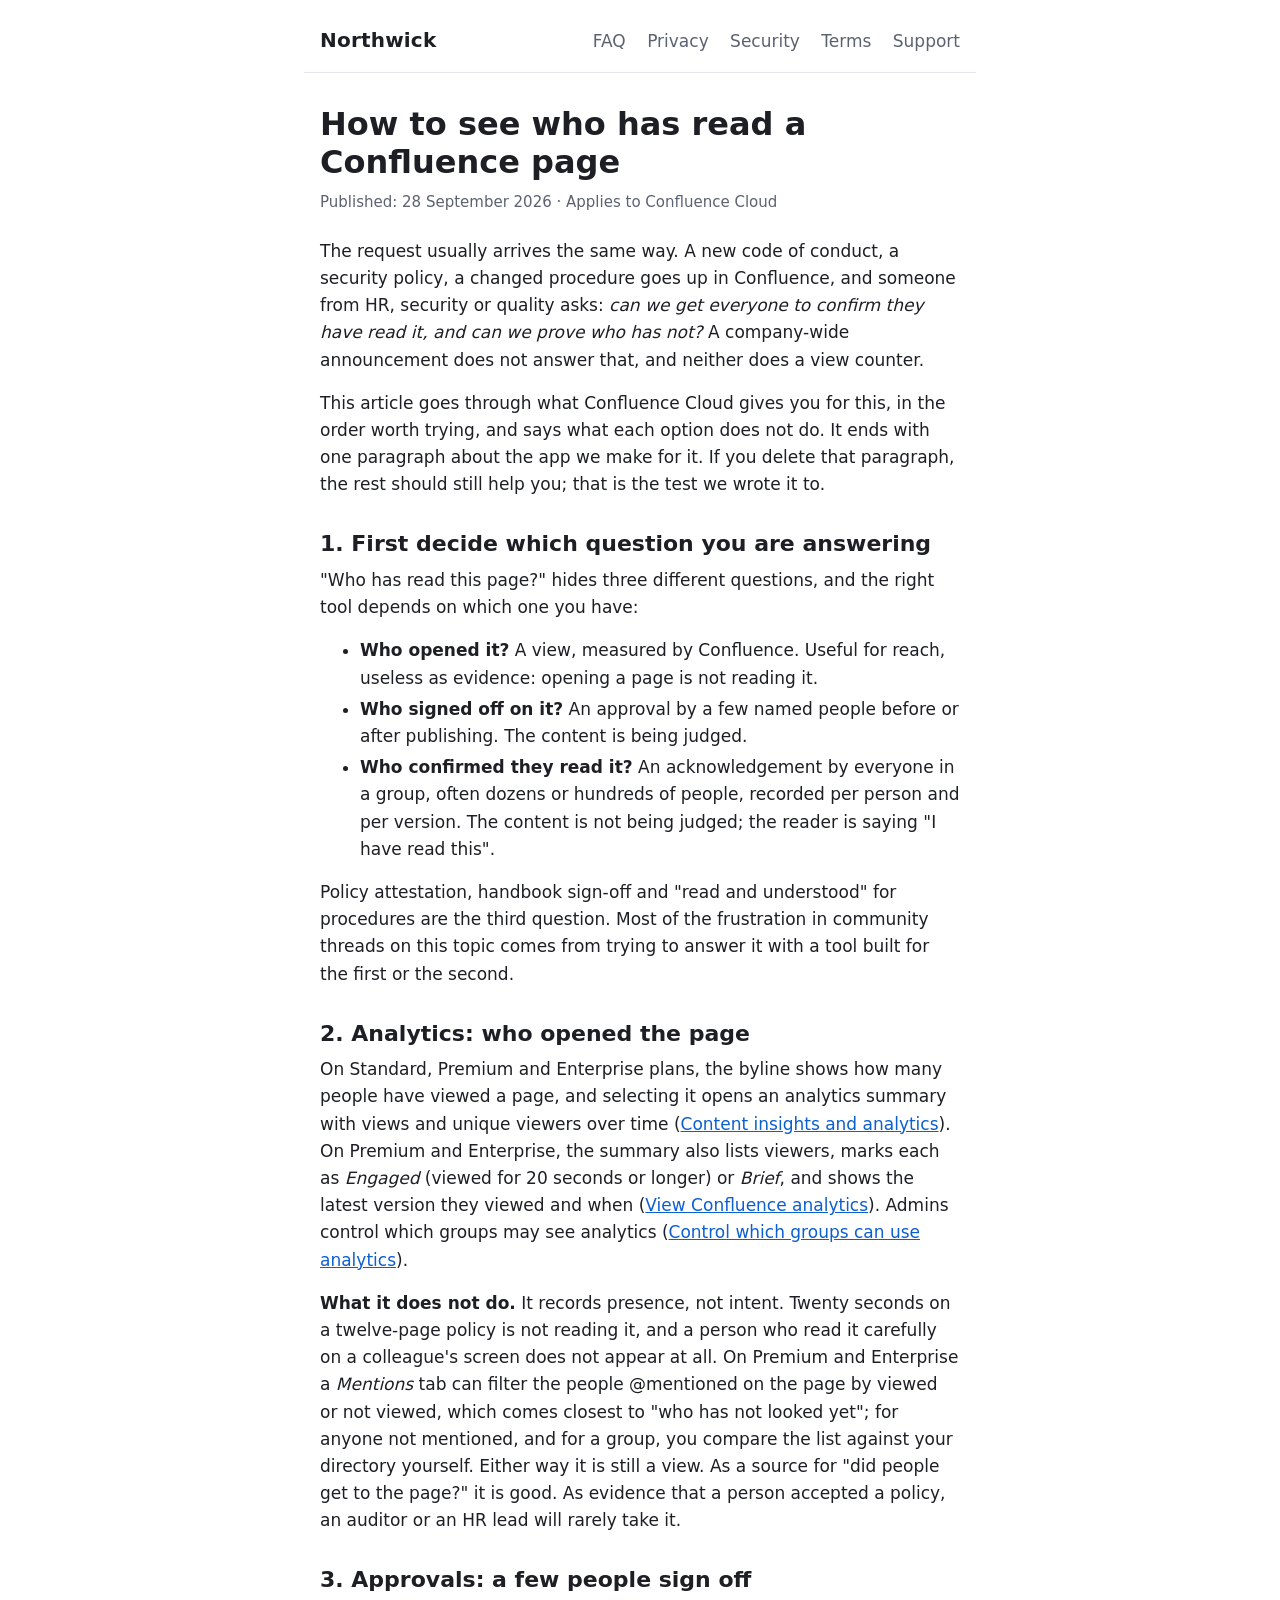
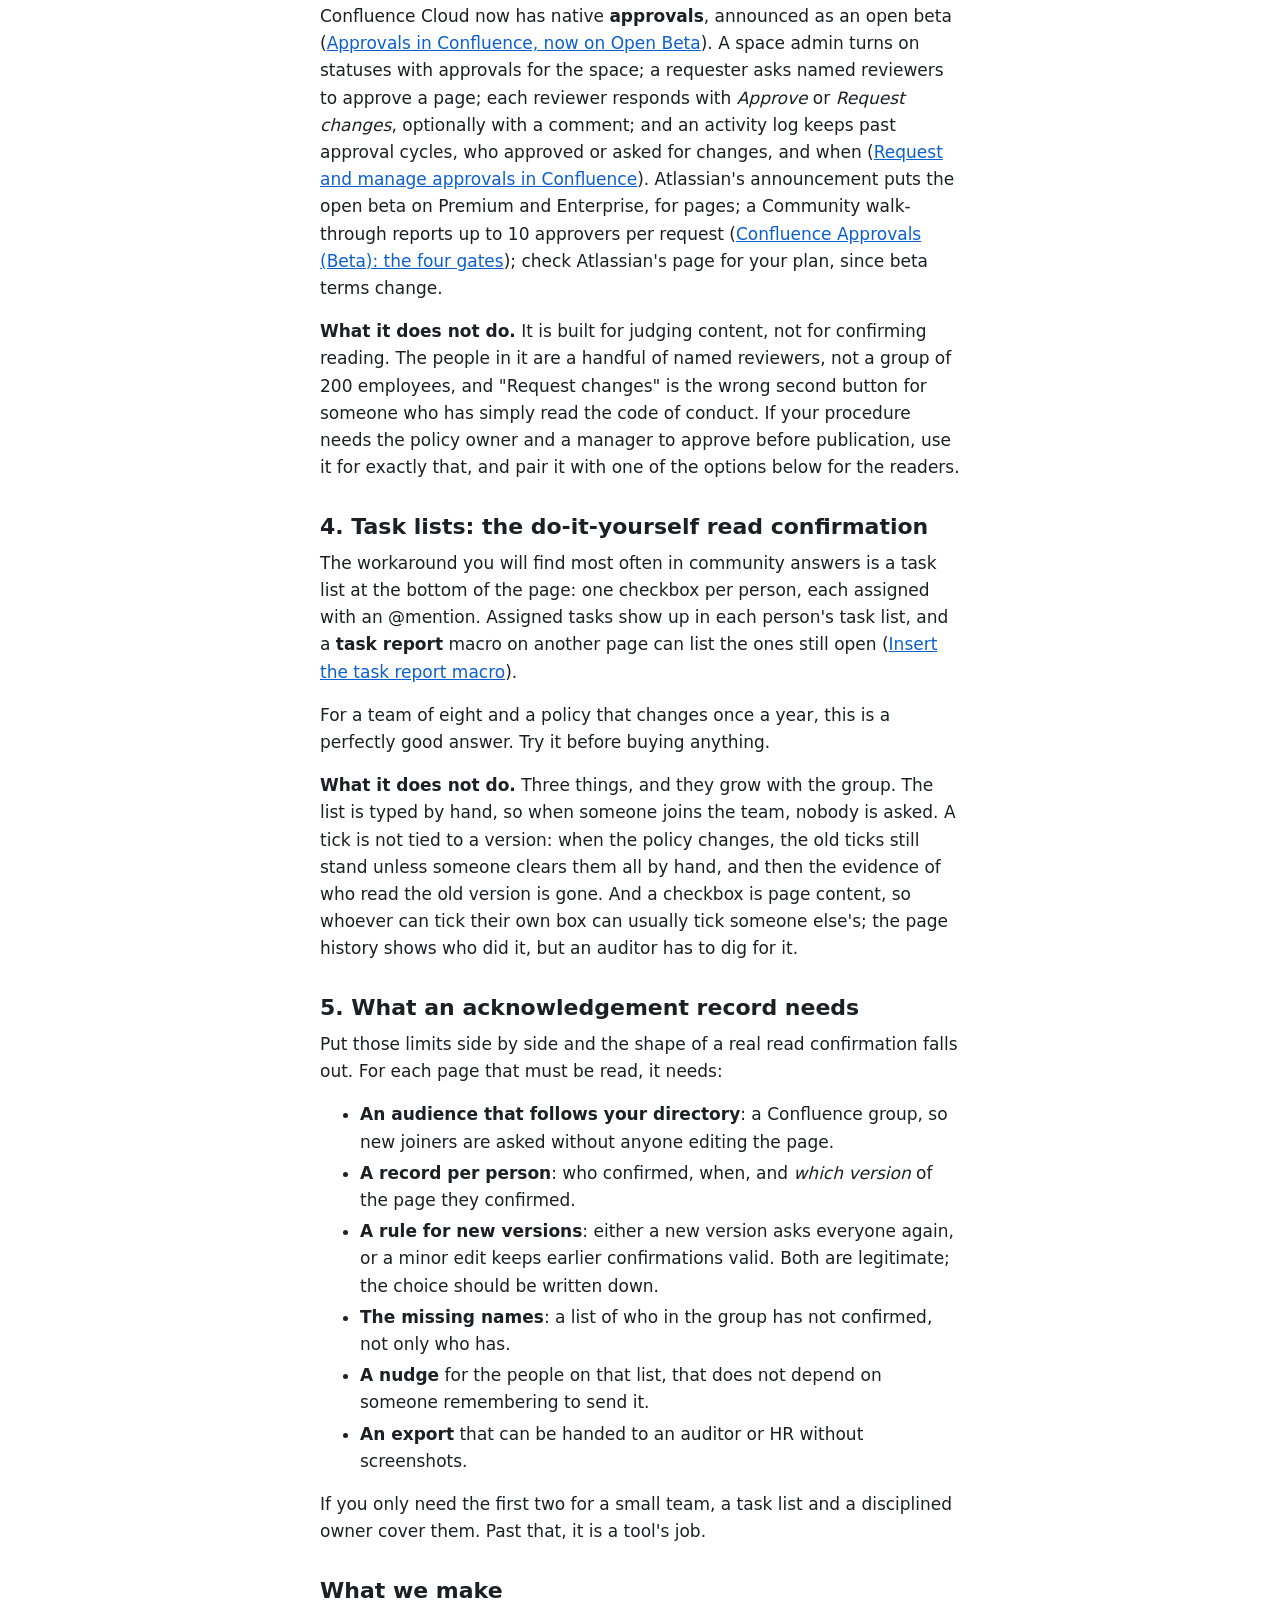
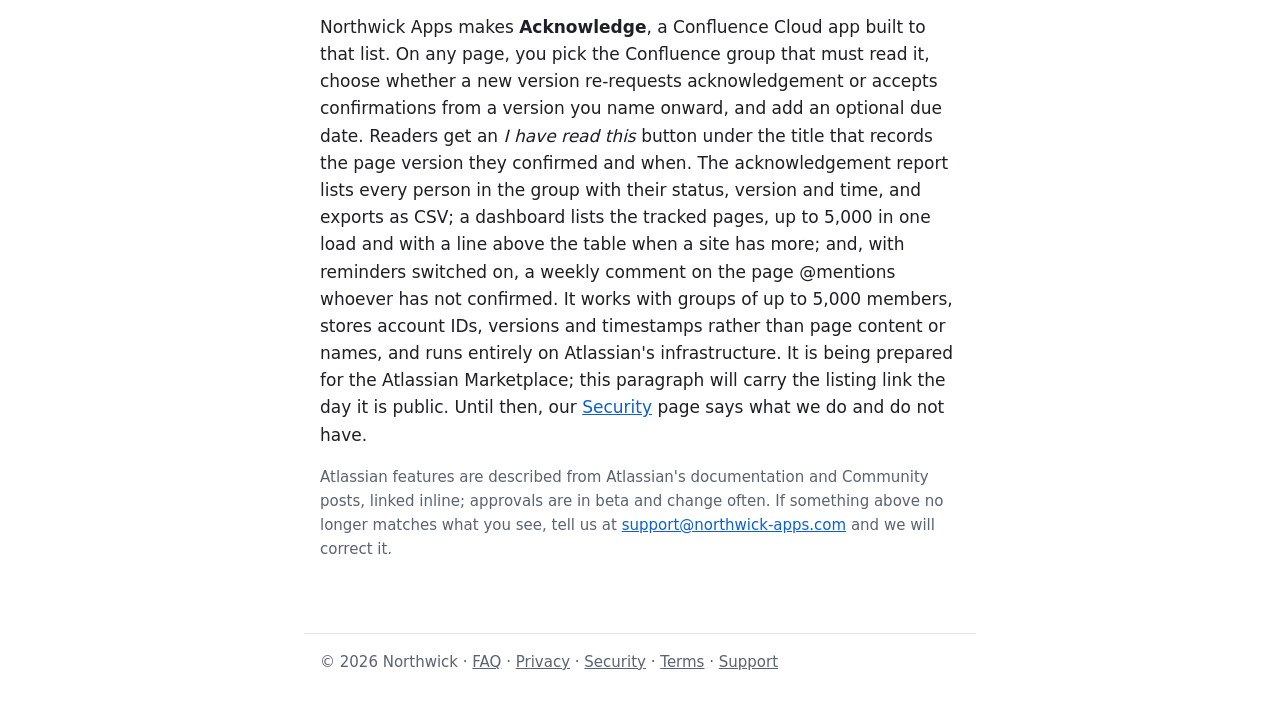
<file: who-has-read-this-confluence-page.html>
<!DOCTYPE html>
<html lang="en">
<head>
  <meta charset="utf-8">
  <meta name="viewport" content="width=device-width, initial-scale=1">
  <title>How to see who has read a Confluence page – Northwick</title>
  <meta name="description" content="Getting a group to confirm they have read a policy, handbook or SOP page in Confluence Cloud: what analytics, approvals and task lists give you, what each does not, and what a read confirmation adds.">
  <link rel="stylesheet" href="style.css">
</head>
<body>
  <header>
    <a class="brand" href="./">Northwick</a>
    <nav>
      <a href="faq.html">FAQ</a>
      <a href="privacy.html">Privacy</a>
      <a href="security.html">Security</a>
      <a href="terms.html">Terms</a>
      <a href="support.html">Support</a>
    </nav>
  </header>

  <main>
    <h1>How to see who has read a Confluence page</h1>
    <p class="meta">Published: 28 September 2026 · Applies to Confluence Cloud</p>

    <p>The request usually arrives the same way. A new code of conduct, a security policy, a changed procedure goes up in Confluence, and someone from HR, security or quality asks: <em>can we get everyone to confirm they have read it, and can we prove who has not?</em> A company-wide announcement does not answer that, and neither does a view counter.</p>

    <p>This article goes through what Confluence Cloud gives you for this, in the order worth trying, and says what each option does not do. It ends with one paragraph about the app we make for it. If you delete that paragraph, the rest should still help you; that is the test we wrote it to.</p>

    <h2>1. First decide which question you are answering</h2>

    <p>"Who has read this page?" hides three different questions, and the right tool depends on which one you have:</p>

    <ul>
      <li><strong>Who opened it?</strong> A view, measured by Confluence. Useful for reach, useless as evidence: opening a page is not reading it.</li>
      <li><strong>Who signed off on it?</strong> An approval by a few named people before or after publishing. The content is being judged.</li>
      <li><strong>Who confirmed they read it?</strong> An acknowledgement by everyone in a group, often dozens or hundreds of people, recorded per person and per version. The content is not being judged; the reader is saying "I have read this".</li>
    </ul>

    <p>Policy attestation, handbook sign-off and "read and understood" for procedures are the third question. Most of the frustration in community threads on this topic comes from trying to answer it with a tool built for the first or the second.</p>

    <h2>2. Analytics: who opened the page</h2>

    <p>On Standard, Premium and Enterprise plans, the byline shows how many people have viewed a page, and selecting it opens an analytics summary with views and unique viewers over time (<a href="https://support.atlassian.com/confluence-cloud/docs/view-insights-on-pages/">Content insights and analytics</a>). On Premium and Enterprise, the summary also lists viewers, marks each as <em>Engaged</em> (viewed for 20 seconds or longer) or <em>Brief</em>, and shows the latest version they viewed and when (<a href="https://support.atlassian.com/confluence-cloud/docs/view-analytics-to-see-how-content-is-performing/">View Confluence analytics</a>). Admins control which groups may see analytics (<a href="https://support.atlassian.com/confluence-cloud/docs/set-viewing-permissions-for-analytics/">Control which groups can use analytics</a>).</p>

    <p><strong>What it does not do.</strong> It records presence, not intent. Twenty seconds on a twelve-page policy is not reading it, and a person who read it carefully on a colleague's screen does not appear at all. On Premium and Enterprise a <em>Mentions</em> tab can filter the people @mentioned on the page by viewed or not viewed, which comes closest to "who has not looked yet"; for anyone not mentioned, and for a group, you compare the list against your directory yourself. Either way it is still a view. As a source for "did people get to the page?" it is good. As evidence that a person accepted a policy, an auditor or an HR lead will rarely take it.</p>

    <h2>3. Approvals: a few people sign off</h2>

    <p>Confluence Cloud now has native <strong>approvals</strong>, announced as an open beta (<a href="https://community.atlassian.com/forums/Confluence-Cloud-Admins-articles/Approvals-in-Confluence-now-on-Open-Beta/ba-p/3260508">Approvals in Confluence, now on Open Beta</a>). A space admin turns on statuses with approvals for the space; a requester asks named reviewers to approve a page; each reviewer responds with <em>Approve</em> or <em>Request changes</em>, optionally with a comment; and an activity log keeps past approval cycles, who approved or asked for changes, and when (<a href="https://support.atlassian.com/confluence-cloud/docs/request-and-manage-approvals-in-confluence/">Request and manage approvals in Confluence</a>). Atlassian's announcement puts the open beta on Premium and Enterprise, for pages; a Community walk-through reports up to 10 approvers per request (<a href="https://community.atlassian.com/forums/Confluence-articles/Confluence-Approvals-Beta-the-four-gates-between-quot-available/ba-p/3278244">Confluence Approvals (Beta): the four gates</a>); check Atlassian's page for your plan, since beta terms change.</p>

    <p><strong>What it does not do.</strong> It is built for judging content, not for confirming reading. The people in it are a handful of named reviewers, not a group of 200 employees, and "Request changes" is the wrong second button for someone who has simply read the code of conduct. If your procedure needs the policy owner and a manager to approve before publication, use it for exactly that, and pair it with one of the options below for the readers.</p>

    <h2>4. Task lists: the do-it-yourself read confirmation</h2>

    <p>The workaround you will find most often in community answers is a task list at the bottom of the page: one checkbox per person, each assigned with an @mention. Assigned tasks show up in each person's task list, and a <strong>task report</strong> macro on another page can list the ones still open (<a href="https://support.atlassian.com/confluence-cloud/docs/insert-the-task-report-macro/">Insert the task report macro</a>).</p>

    <p>For a team of eight and a policy that changes once a year, this is a perfectly good answer. Try it before buying anything.</p>

    <p><strong>What it does not do.</strong> Three things, and they grow with the group. The list is typed by hand, so when someone joins the team, nobody is asked. A tick is not tied to a version: when the policy changes, the old ticks still stand unless someone clears them all by hand, and then the evidence of who read the old version is gone. And a checkbox is page content, so whoever can tick their own box can usually tick someone else's; the page history shows who did it, but an auditor has to dig for it.</p>

    <h2>5. What an acknowledgement record needs</h2>

    <p>Put those limits side by side and the shape of a real read confirmation falls out. For each page that must be read, it needs:</p>

    <ul>
      <li><strong>An audience that follows your directory</strong>: a Confluence group, so new joiners are asked without anyone editing the page.</li>
      <li><strong>A record per person</strong>: who confirmed, when, and <em>which version</em> of the page they confirmed.</li>
      <li><strong>A rule for new versions</strong>: either a new version asks everyone again, or a minor edit keeps earlier confirmations valid. Both are legitimate; the choice should be written down.</li>
      <li><strong>The missing names</strong>: a list of who in the group has not confirmed, not only who has.</li>
      <li><strong>A nudge</strong> for the people on that list, that does not depend on someone remembering to send it.</li>
      <li><strong>An export</strong> that can be handed to an auditor or HR without screenshots.</li>
    </ul>

    <p>If you only need the first two for a small team, a task list and a disciplined owner cover them. Past that, it is a tool's job.</p>

    <h2>What we make</h2>

    <p>Northwick Apps makes <strong>Acknowledge</strong>, a Confluence Cloud app built to that list. On any page, you pick the Confluence group that must read it, choose whether a new version re-requests acknowledgement or accepts confirmations from a version you name onward, and add an optional due date. Readers get an <em>I have read this</em> button under the title that records the page version they confirmed and when. The acknowledgement report lists every person in the group with their status, version and time, and exports as CSV; a dashboard lists the tracked pages, up to 5,000 in one load and with a line above the table when a site has more; and, with reminders switched on, a weekly comment on the page @mentions whoever has not confirmed. It works with groups of up to 5,000 members, stores account IDs, versions and timestamps rather than page content or names, and runs entirely on Atlassian's infrastructure. It is being prepared for the Atlassian Marketplace; this paragraph will carry the listing link the day it is public. Until then, our <a href="security.html">Security</a> page says what we do and do not have.</p>

    <p class="meta">Atlassian features are described from Atlassian's documentation and Community posts, linked inline; approvals are in beta and change often. If something above no longer matches what you see, tell us at <a href="mailto:support@northwick-apps.com?subject=Article%20correction">support@northwick-apps.com</a> and we will correct it.</p>
  </main>

  <footer>
    <p>© 2026 Northwick · <a href="faq.html">FAQ</a> · <a href="privacy.html">Privacy</a> · <a href="security.html">Security</a> · <a href="terms.html">Terms</a> · <a href="support.html">Support</a></p>
  </footer>
</body>
</html>
</file>
<file: style.css>
:root {
  color-scheme: light dark;
  --bg: #ffffff;
  --fg: #1d1f24;
  --muted: #5b6270;
  --link: #0b5fd1;
  --border: #e3e6eb;
  --card: #f6f7f9;
  --max: 42rem;
}

@media (prefers-color-scheme: dark) {
  :root {
    --bg: #14161a;
    --fg: #e8eaee;
    --muted: #a3aab6;
    --link: #7fb3ff;
    --border: #2b2f36;
    --card: #1c1f25;
  }
}

* { box-sizing: border-box; }

html { -webkit-text-size-adjust: 100%; }

body {
  margin: 0;
  background: var(--bg);
  color: var(--fg);
  font-family: system-ui, -apple-system, "Segoe UI", Roboto, "Helvetica Neue", Arial, sans-serif;
  font-size: 1.0625rem;
  line-height: 1.6;
}

header, main, footer {
  max-width: var(--max);
  margin: 0 auto;
  padding: 0 1rem;
}

header {
  display: flex;
  flex-wrap: wrap;
  align-items: baseline;
  justify-content: space-between;
  gap: 0.5rem 1.5rem;
  padding-top: 1.5rem;
  padding-bottom: 1rem;
  border-bottom: 1px solid var(--border);
}

.brand {
  font-weight: 700;
  font-size: 1.25rem;
  color: var(--fg);
  text-decoration: none;
  letter-spacing: 0.01em;
}

nav a {
  margin-right: 1rem;
  color: var(--muted);
  text-decoration: none;
}

nav a:last-child { margin-right: 0; }

nav a:hover, nav a[aria-current="page"] { color: var(--link); }

main { padding-top: 2rem; padding-bottom: 3rem; }

h1 { font-size: 2rem; line-height: 1.2; margin: 0 0 0.5rem; }
h2 { font-size: 1.375rem; line-height: 1.3; margin: 2rem 0 0.5rem; }
h3 { font-size: 1.125rem; margin: 1.5rem 0 0.25rem; }

p, ul, ol { margin: 0 0 1rem; }
li { margin-bottom: 0.25rem; }

a { color: var(--link); }

.meta { color: var(--muted); font-size: 0.9375rem; margin-bottom: 1.5rem; }

.card {
  background: var(--card);
  border: 1px solid var(--border);
  border-radius: 0.5rem;
  padding: 1rem 1.25rem;
  margin: 1rem 0;
}

.card h3 { margin-top: 0; }

.tag {
  display: inline-block;
  font-size: 0.8125rem;
  color: var(--muted);
  border: 1px solid var(--border);
  border-radius: 999px;
  padding: 0 0.6rem;
  margin-left: 0.5rem;
  vertical-align: middle;
}

code {
  font-family: ui-monospace, SFMono-Regular, Menlo, Consolas, monospace;
  font-size: 0.9375em;
  background: var(--card);
  border: 1px solid var(--border);
  border-radius: 0.25rem;
  padding: 0.05rem 0.3rem;
}

table { border-collapse: collapse; width: 100%; margin: 0 0 1rem; font-size: 0.9375rem; }
th, td { text-align: left; vertical-align: top; padding: 0.5rem 0.6rem; border-bottom: 1px solid var(--border); }
th { color: var(--muted); font-weight: 600; }

footer {
  border-top: 1px solid var(--border);
  padding-top: 1rem;
  padding-bottom: 2rem;
  color: var(--muted);
  font-size: 0.9375rem;
}

footer a { color: var(--muted); }

@media (max-width: 480px) {
  body { font-size: 1rem; }
  h1 { font-size: 1.625rem; }
  th, td { padding: 0.4rem; }
}

.footnotes { font-size: 0.9375rem; color: var(--muted); padding-left: 1.25rem; }
sup { line-height: 0; }
</file>
